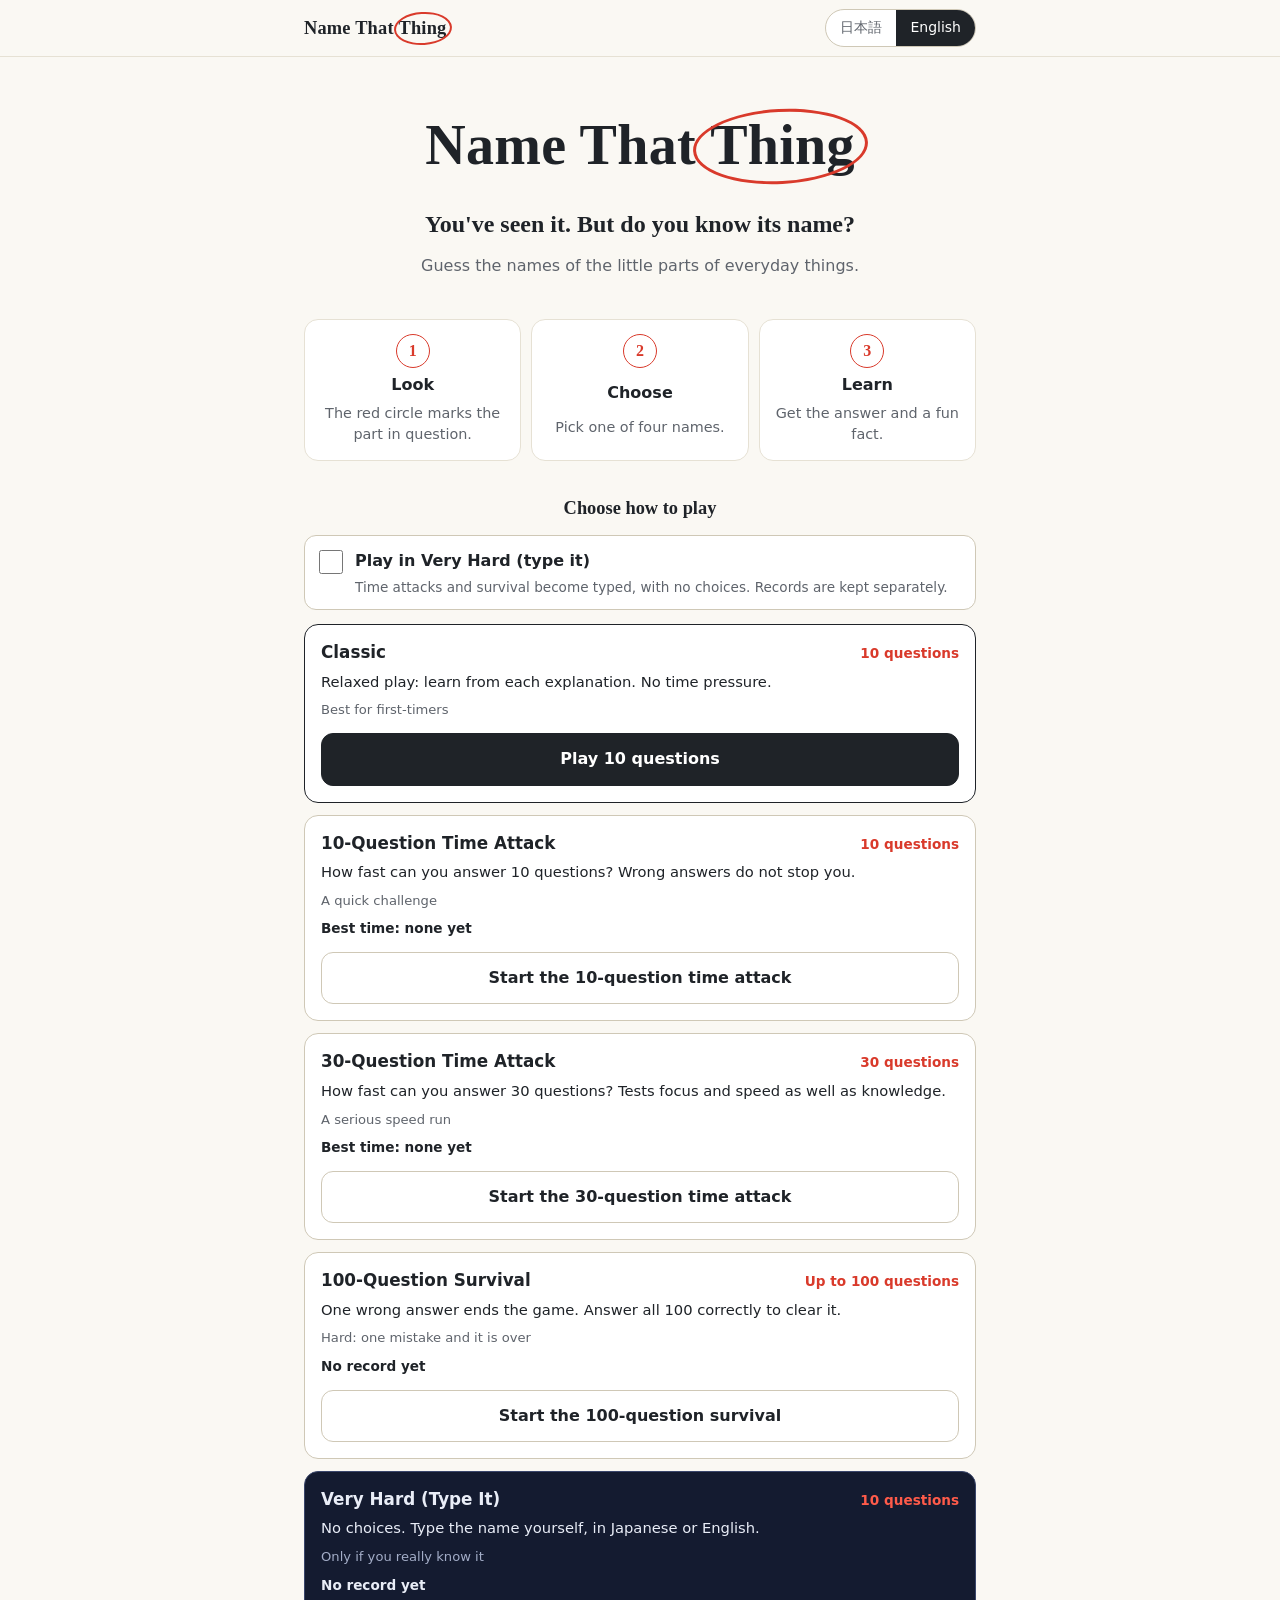
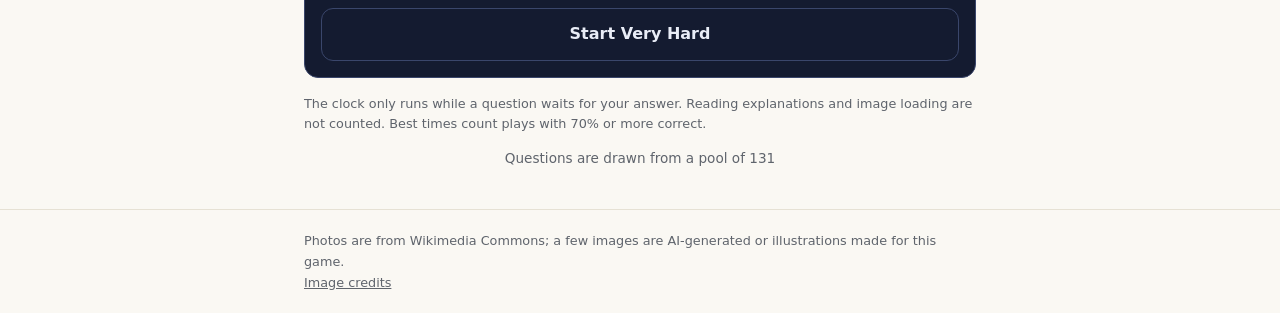
<file: index.html>
<!doctype html>
<html lang="ja">
<head>
  <meta charset="utf-8">
  <meta name="viewport" content="width=device-width, initial-scale=1, viewport-fit=cover">
  <title>Name That Thing — 見たことはある。でも、名前は知らない。</title>
  <meta name="description" content="身のまわりのモノの「あの部分」の名前を当てる4択クイズ。見たことはあるのに名前は知らない、が楽しい。">
  <meta name="theme-color" content="#faf8f3">

  <!-- Share metadata. Add og:image / og:url once the production URL and a share image exist. -->
  <meta property="og:type" content="website">
  <meta property="og:title" content="Name That Thing">
  <meta property="og:description" content="見たことはある。でも、名前は知らない。身近なモノの名前を当てる4択クイズ。">
  <meta name="twitter:card" content="summary">

  <link rel="icon" href="assets/favicon.svg" type="image/svg+xml">
  <link rel="stylesheet" href="css/style.css">
</head>
<body>
  <a class="skip" href="#app">Skip to content</a>

  <header class="site-header">
    <div class="wrap header-inner">
      <button type="button" class="logo" id="logo" aria-label="Name That Thing"></button>
      <div class="lang" role="group" id="lang"></div>
    </div>
  </header>

  <main id="app" class="wrap" tabindex="-1">
    <noscript>This game needs JavaScript. / このゲームにはJavaScriptが必要です。</noscript>
  </main>

  <!-- Reserved for a future ad unit. Keep it below the quiz content, never between the question and its choices. -->
  <aside id="ad-slot" class="ad-slot wrap" hidden></aside>

  <footer class="site-footer">
    <div class="wrap" id="footer"></div>
  </footer>

  <script type="module" src="js/main.js"></script>
</body>
</html>
</file>
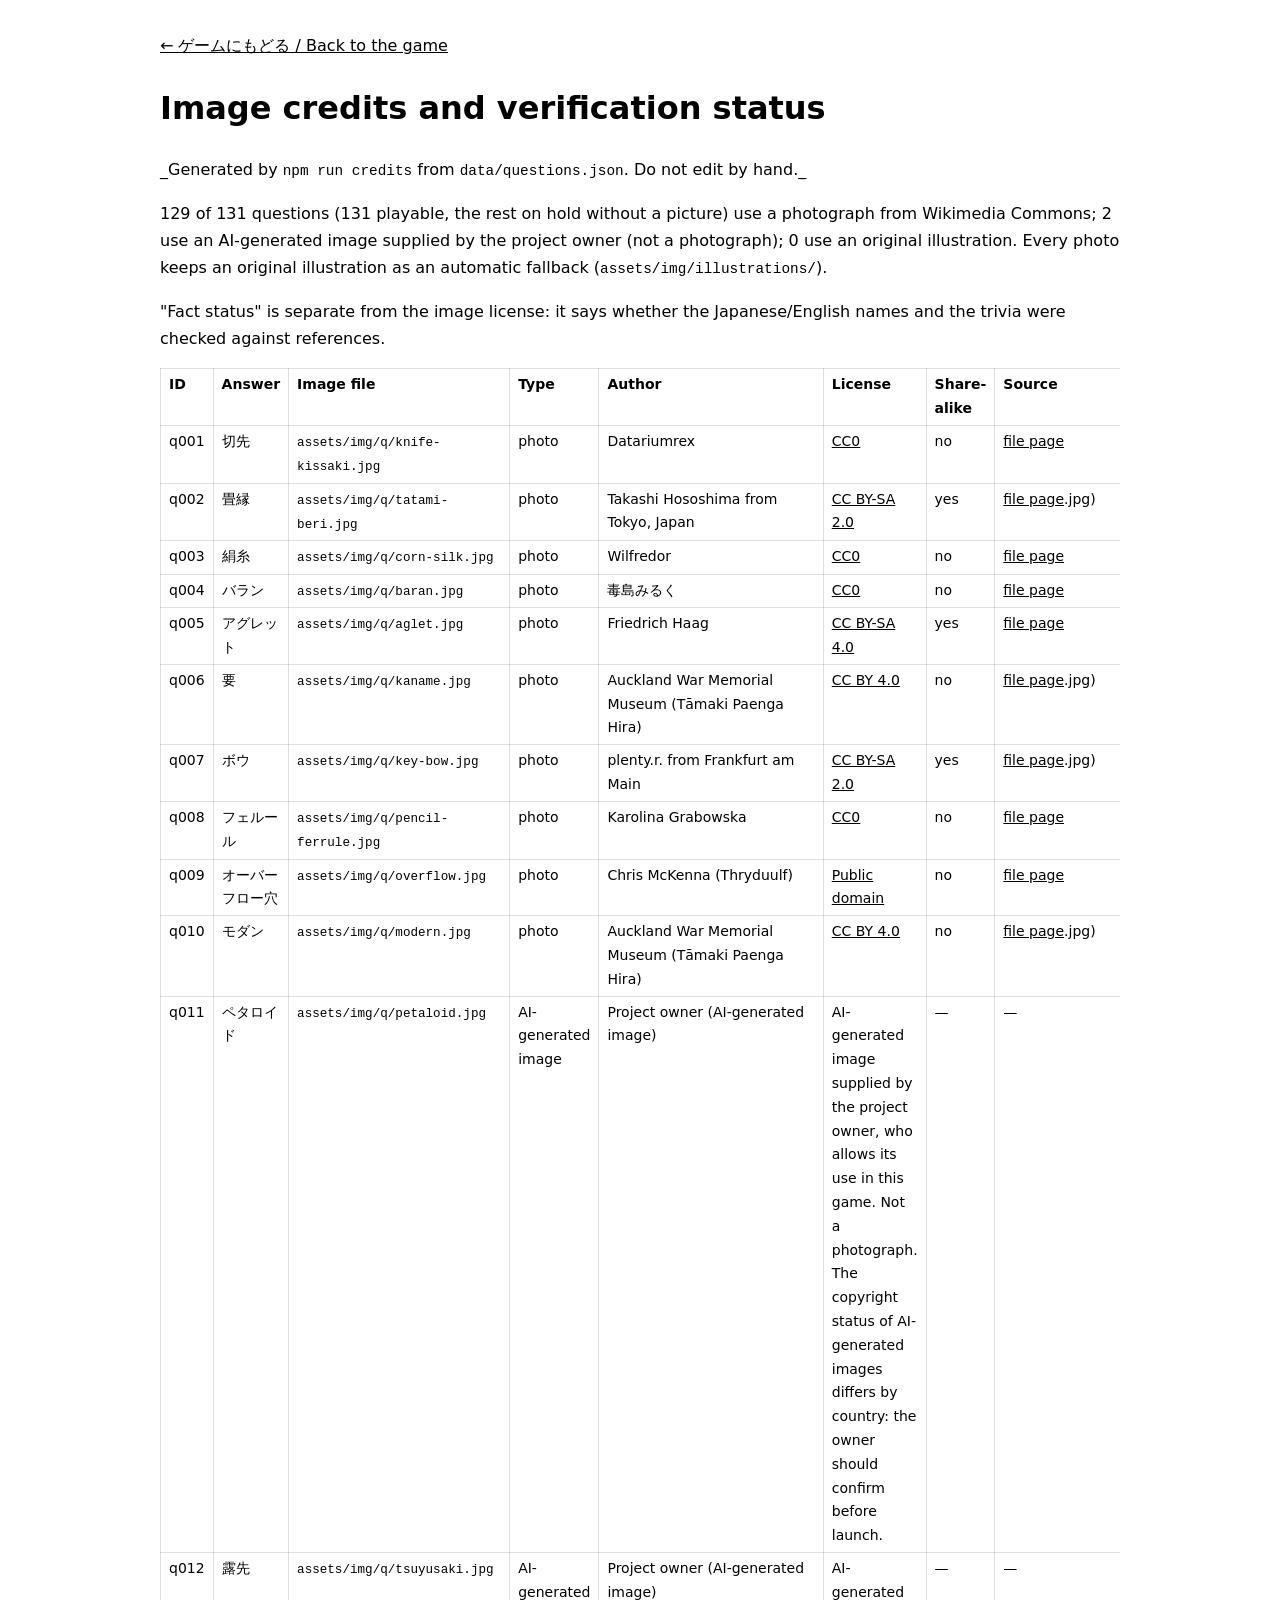
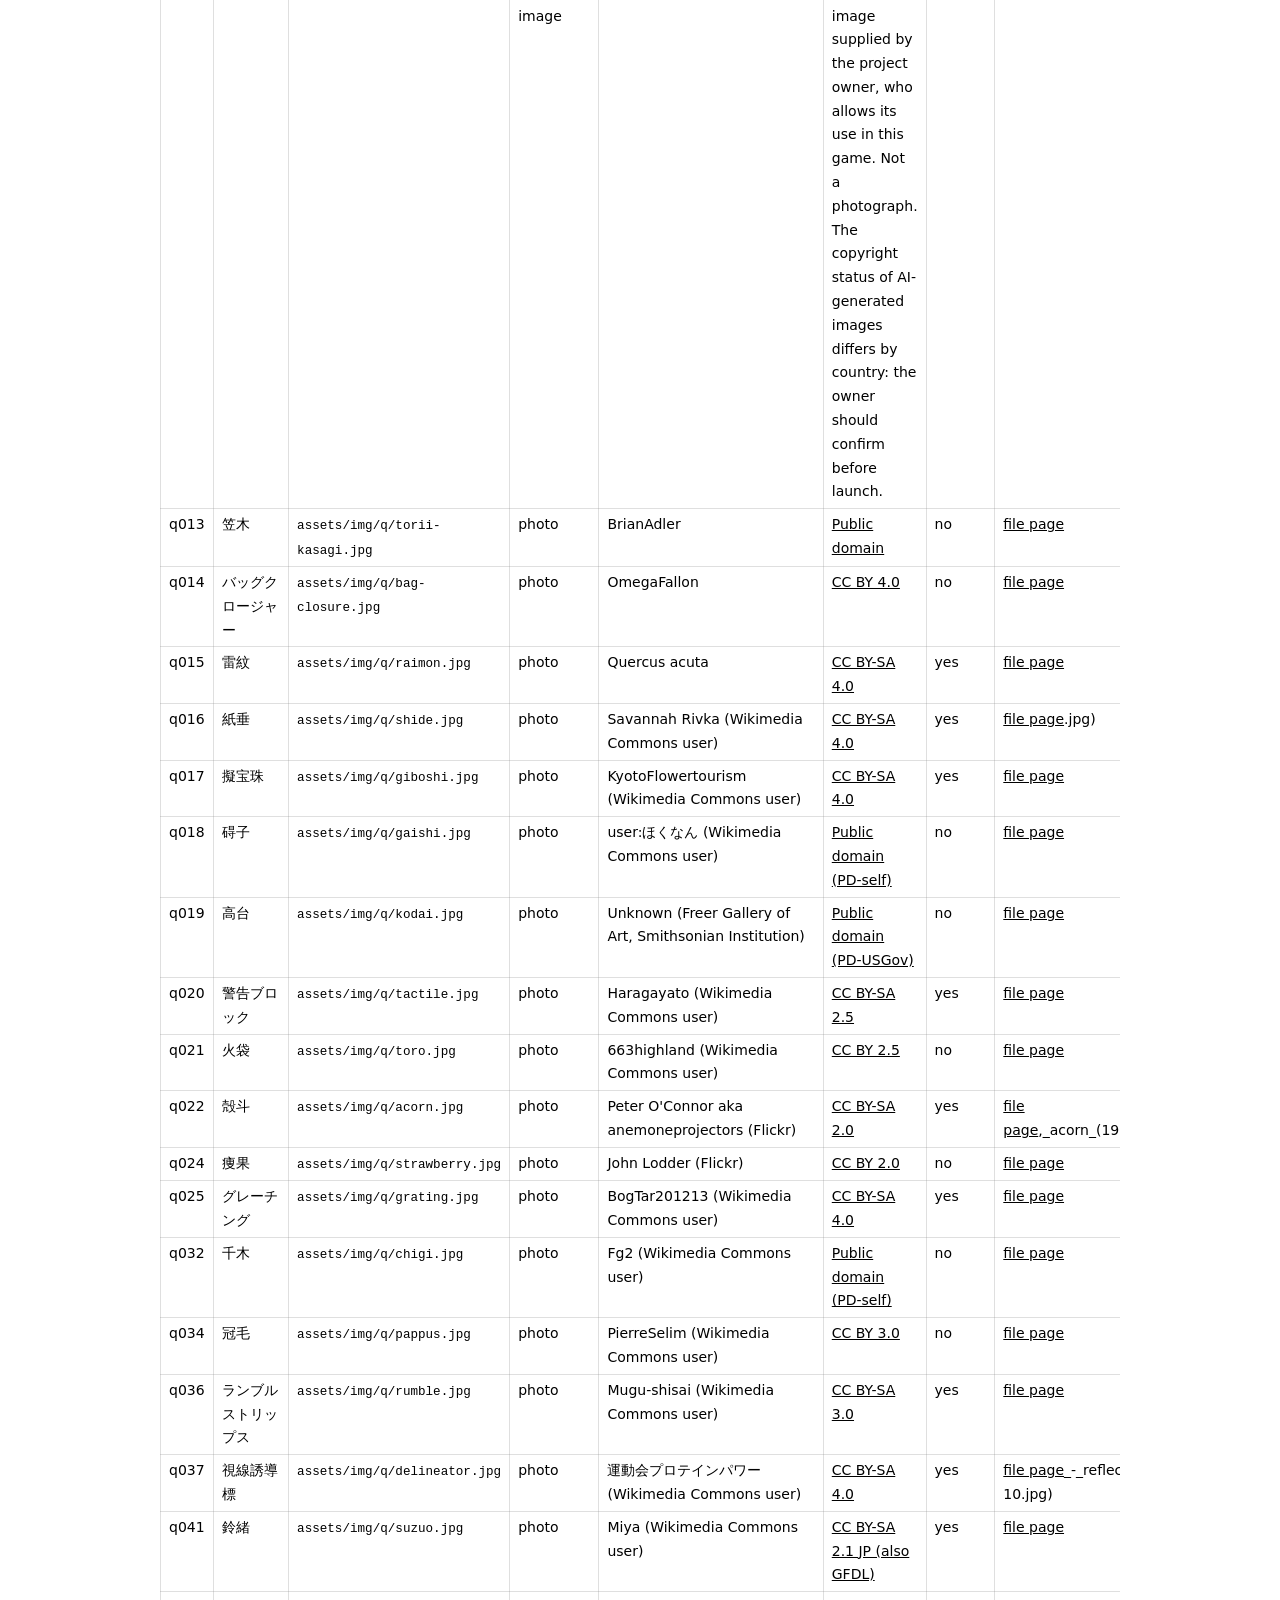
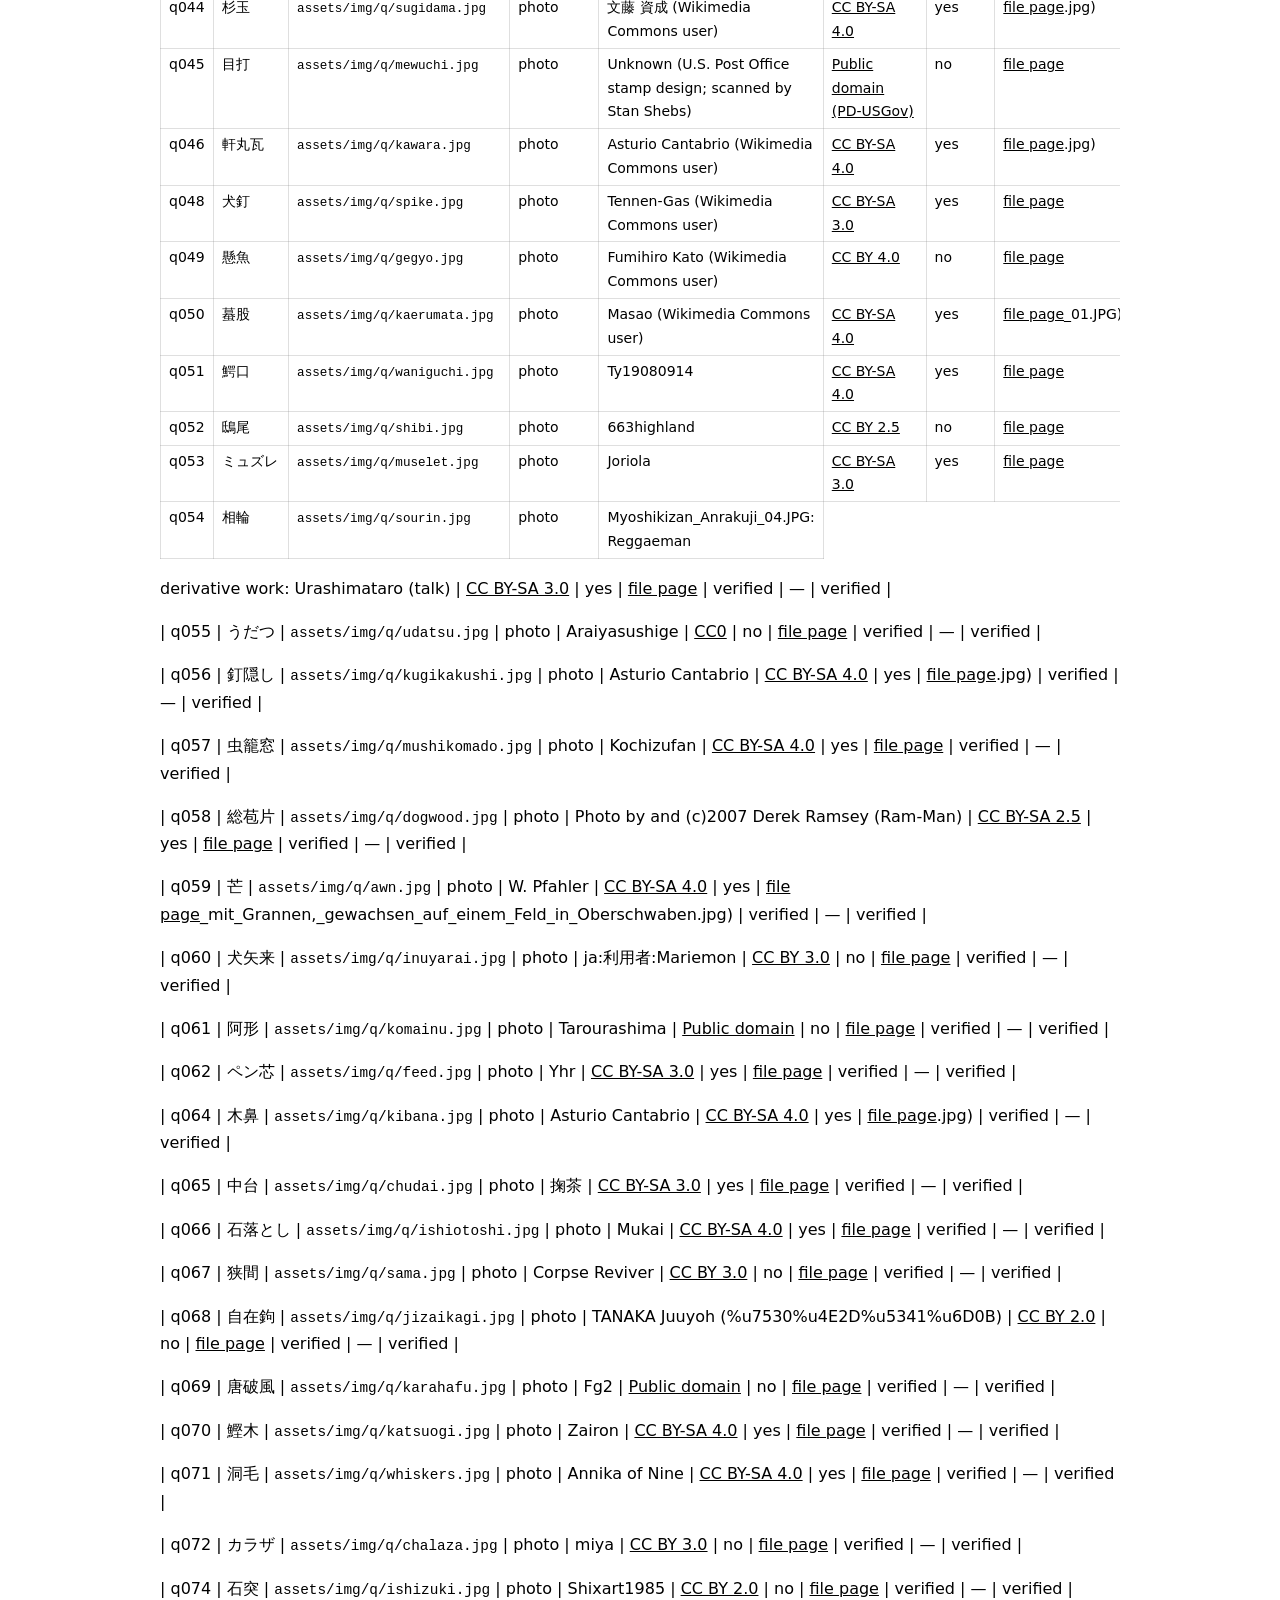
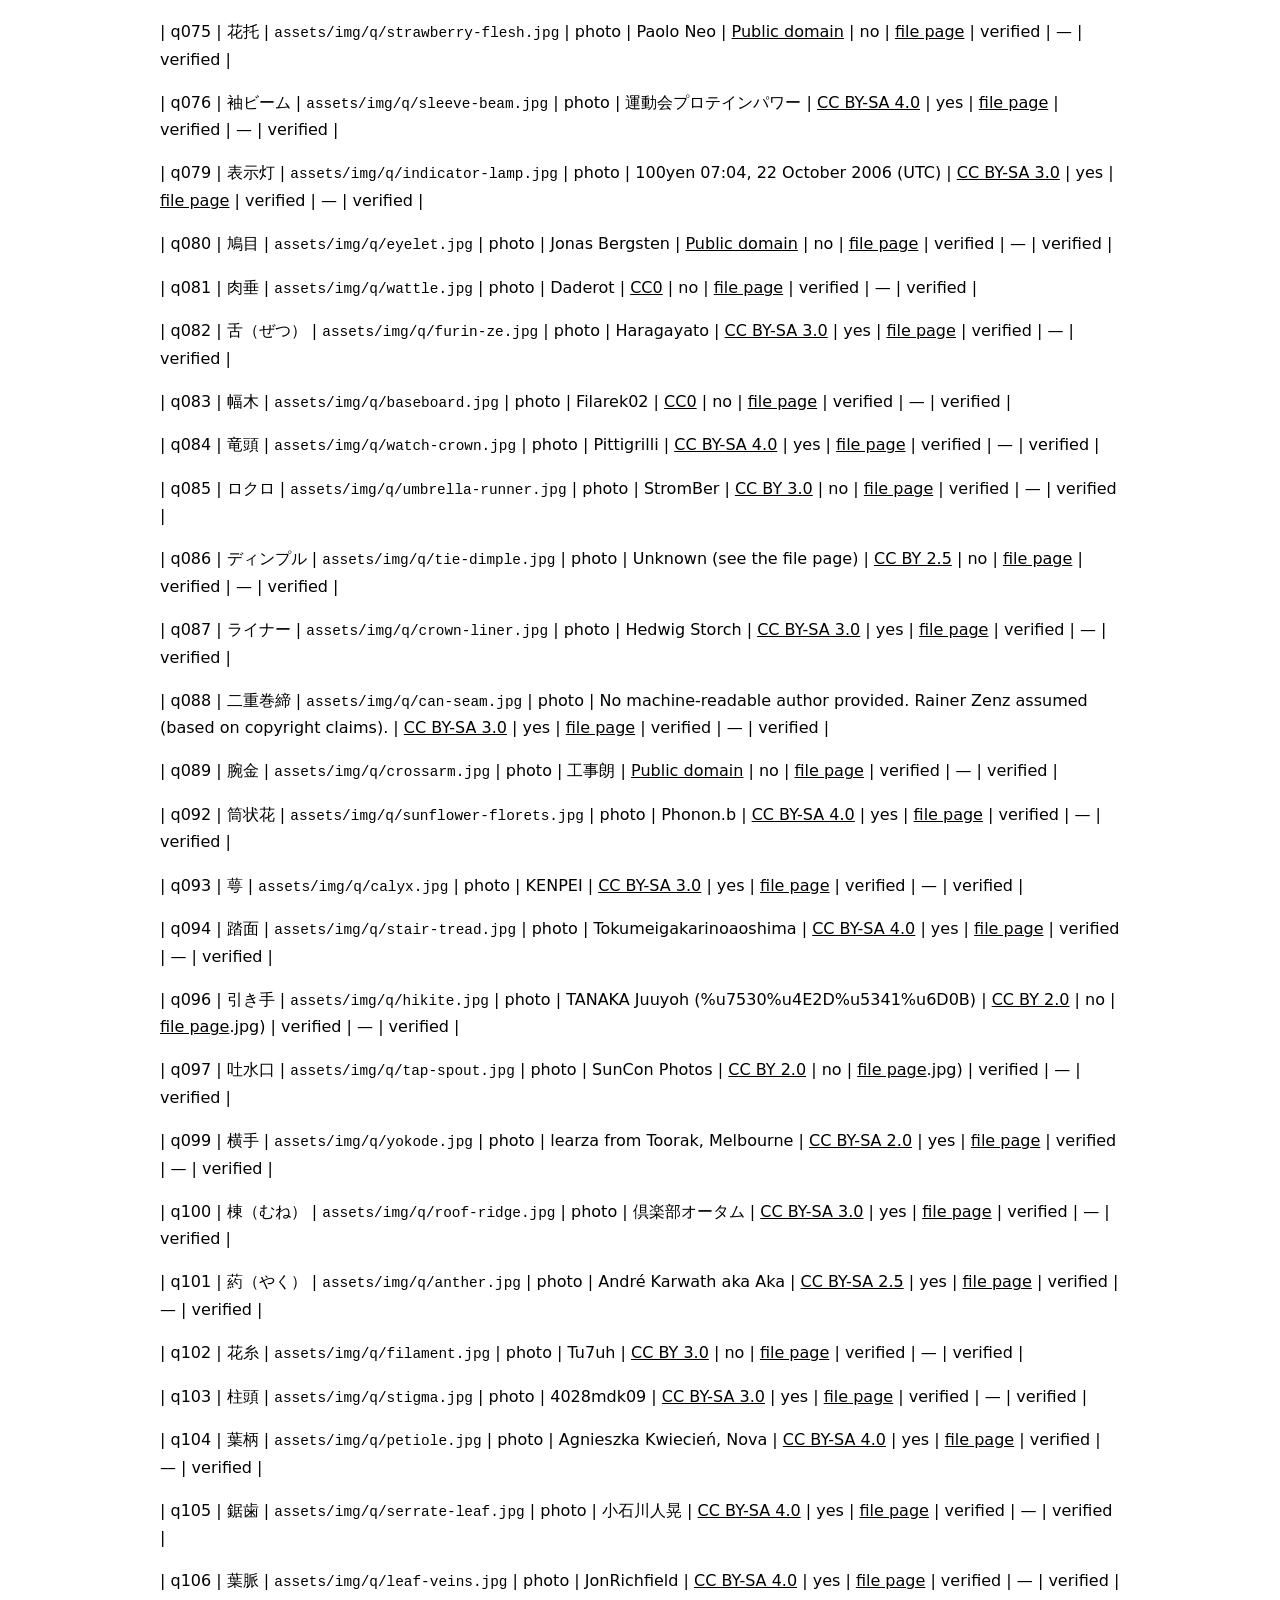
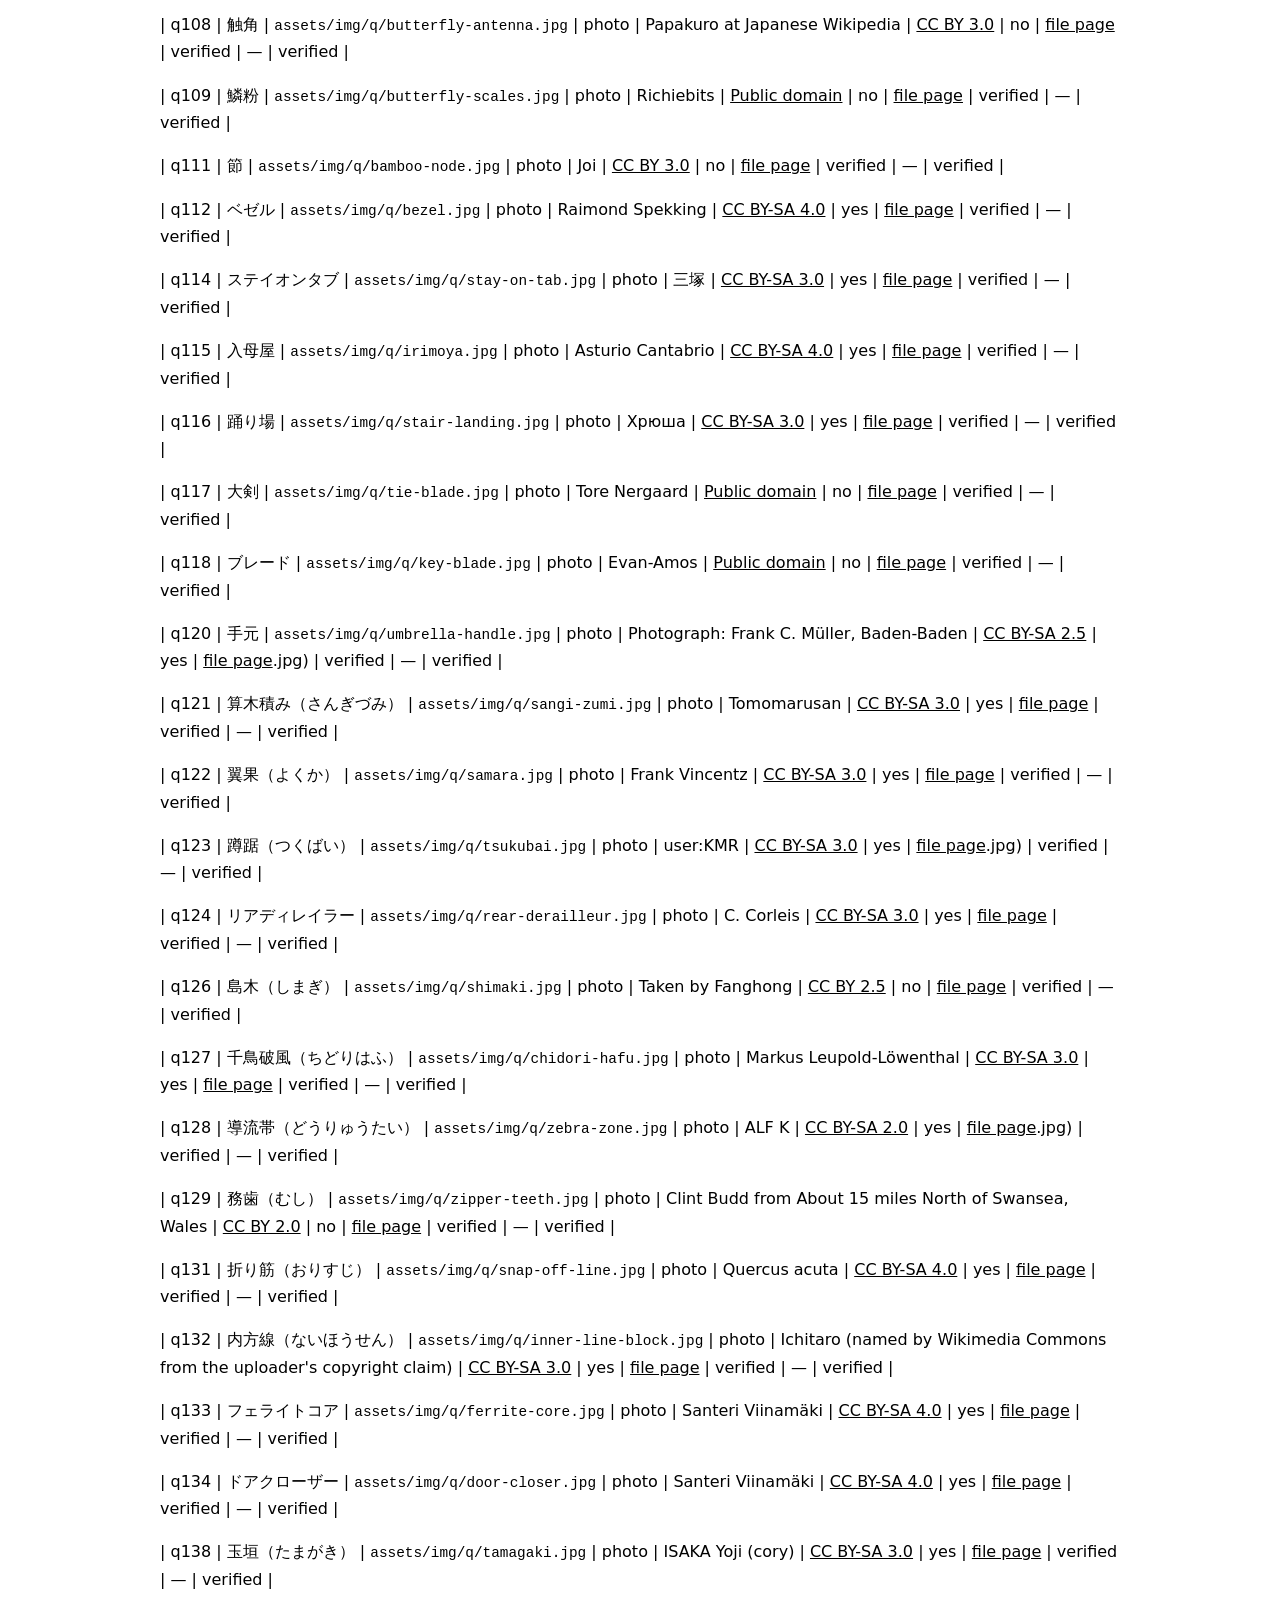
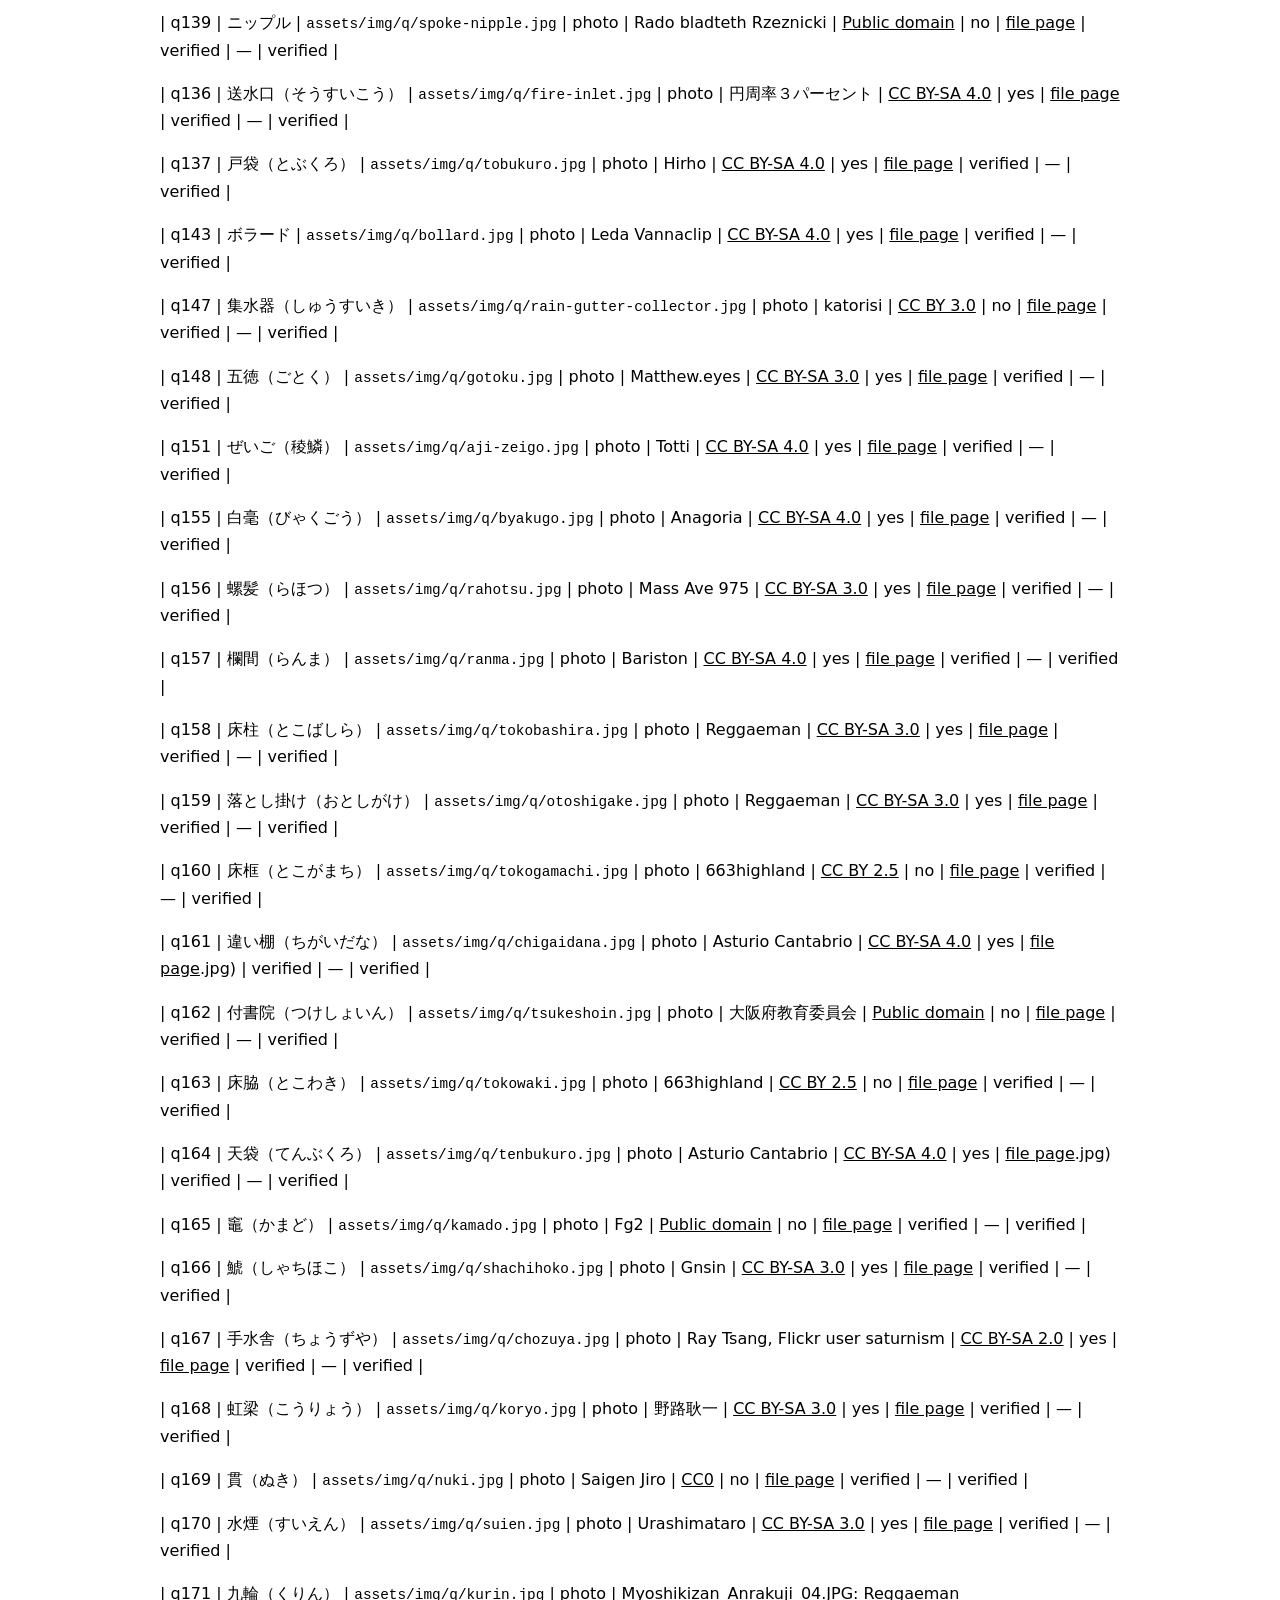
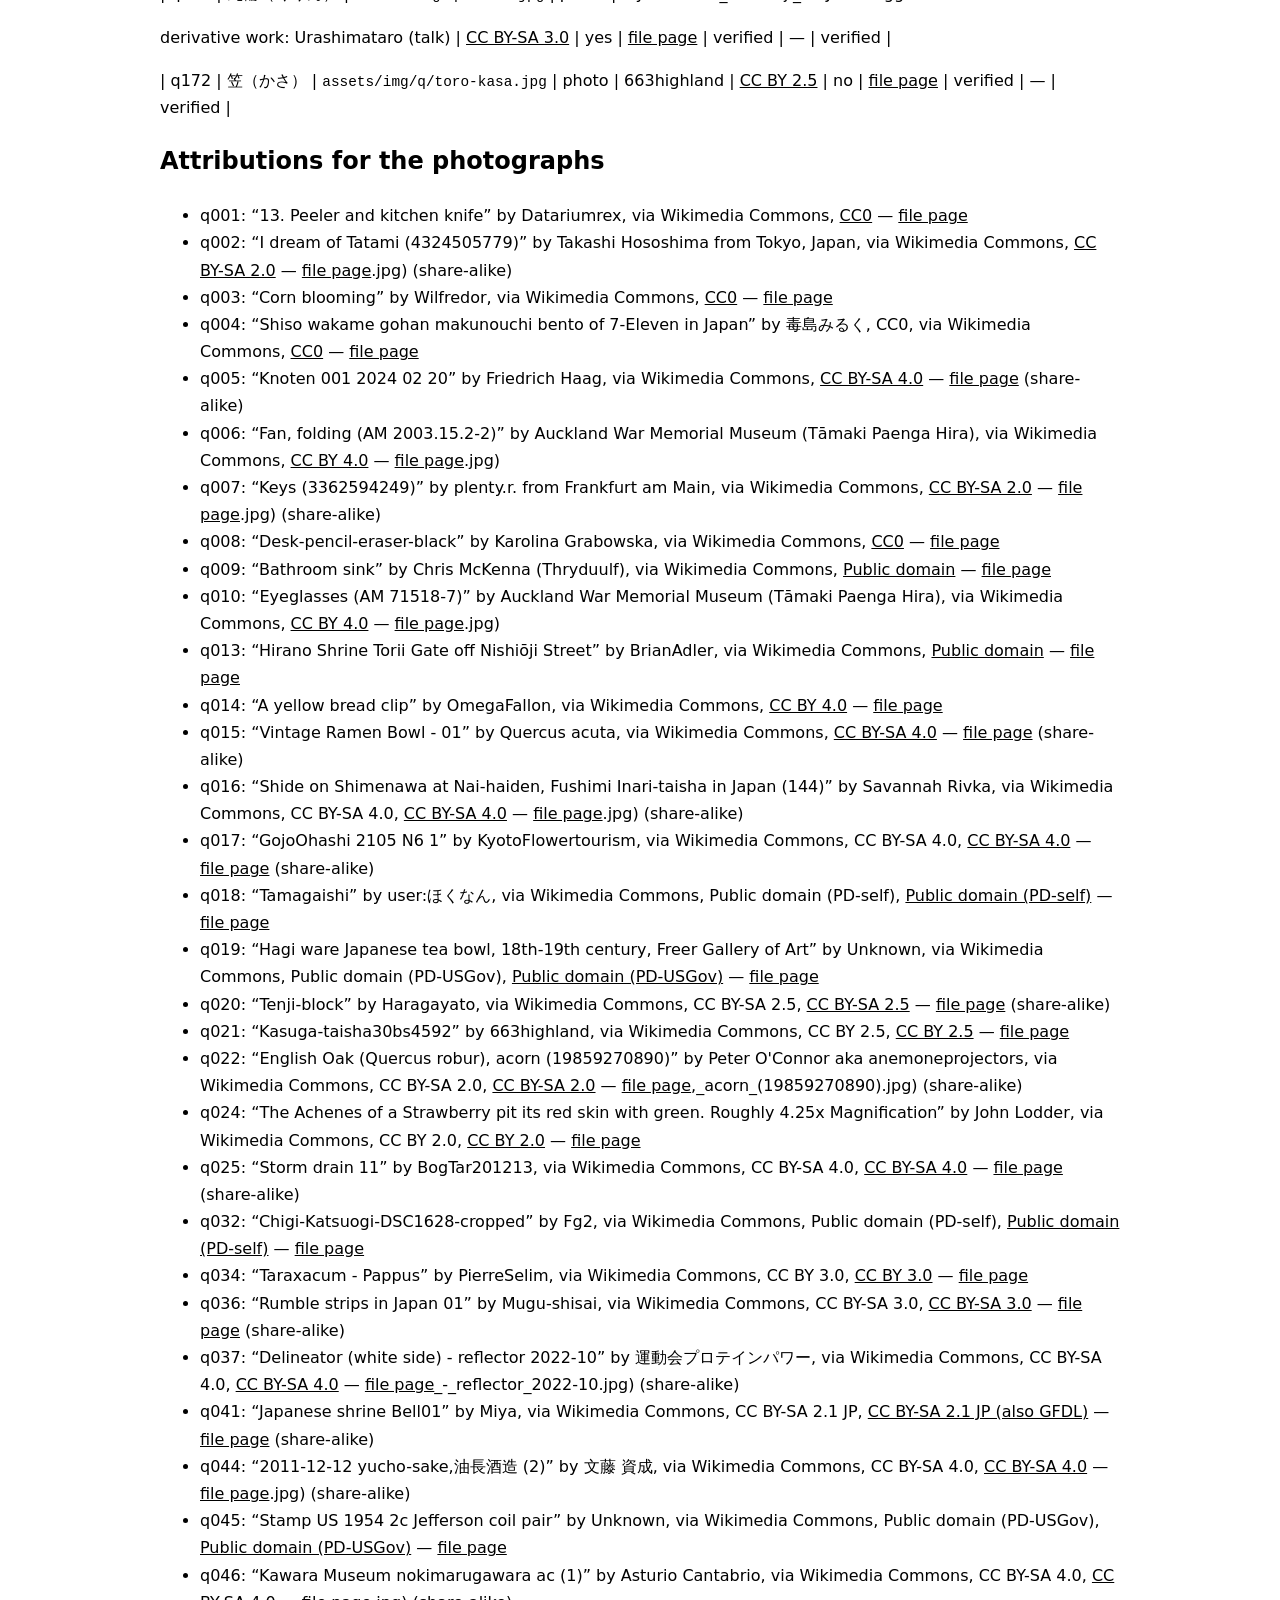
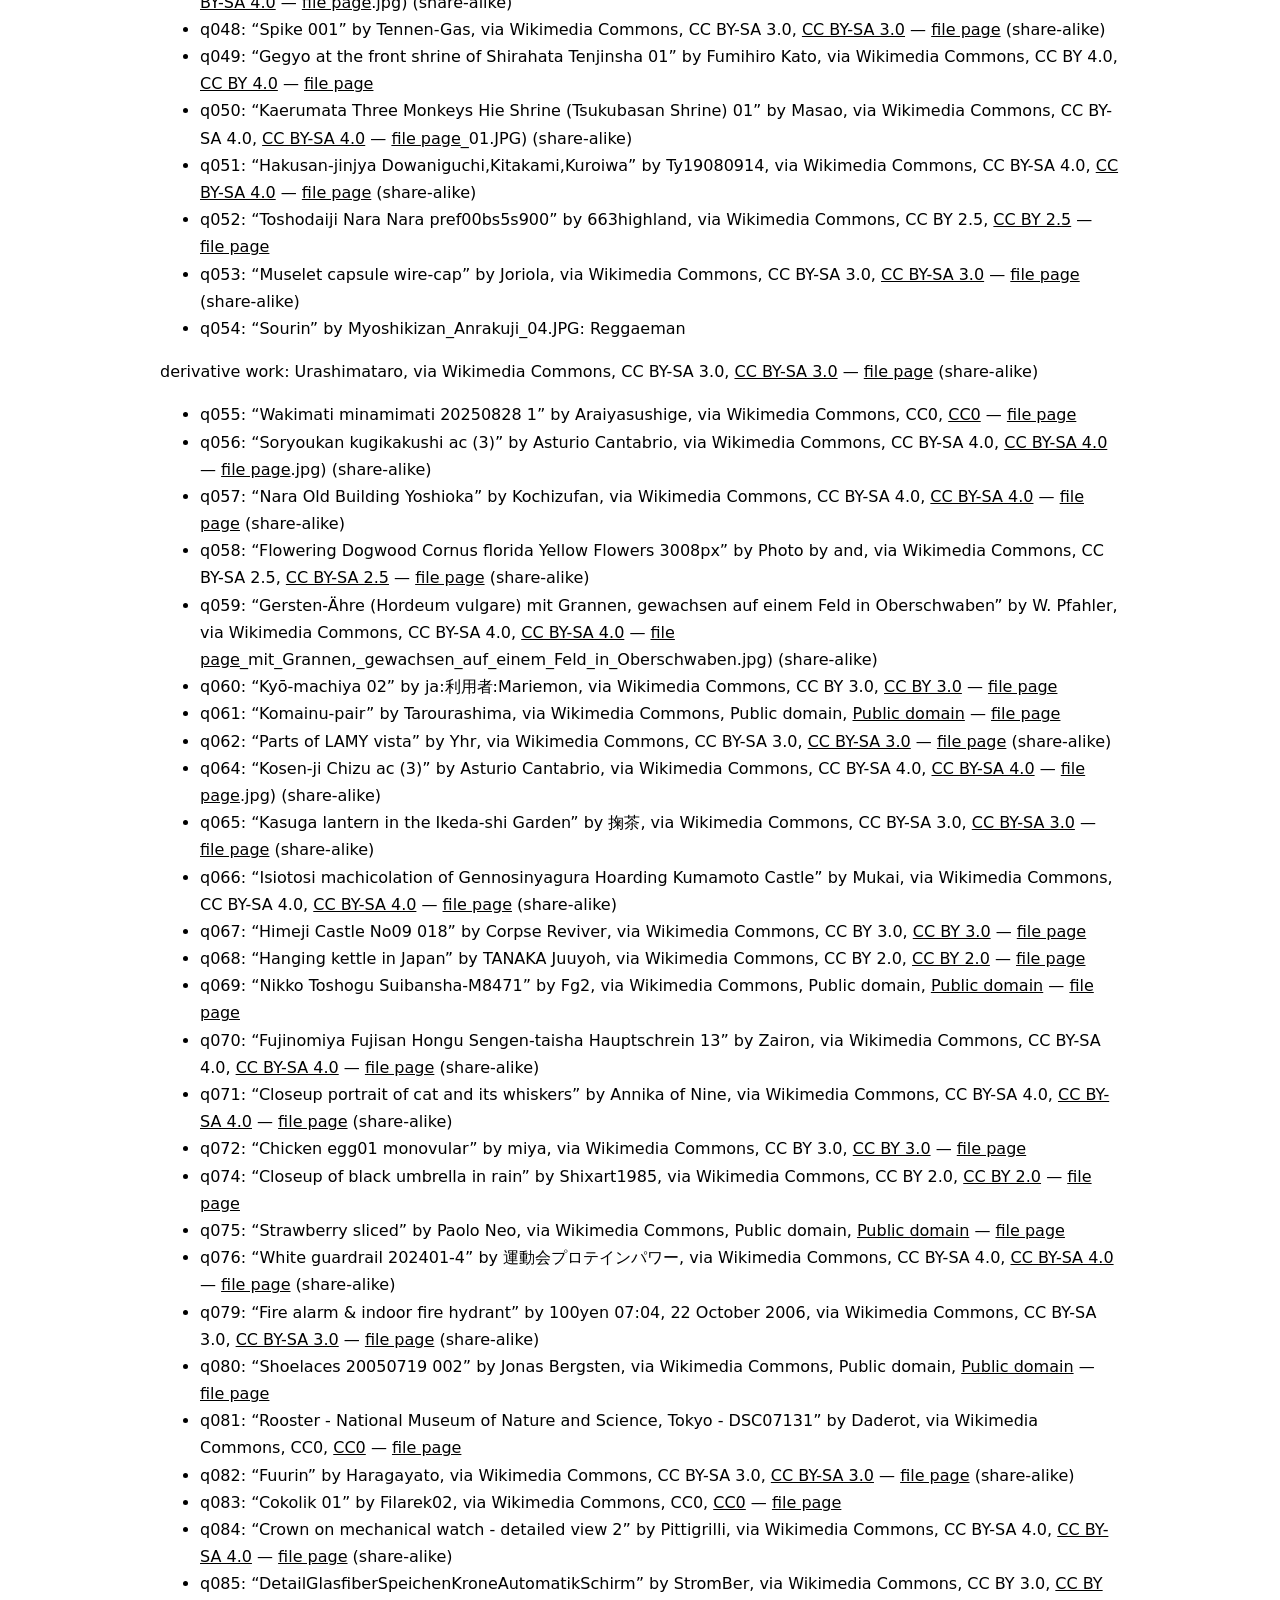
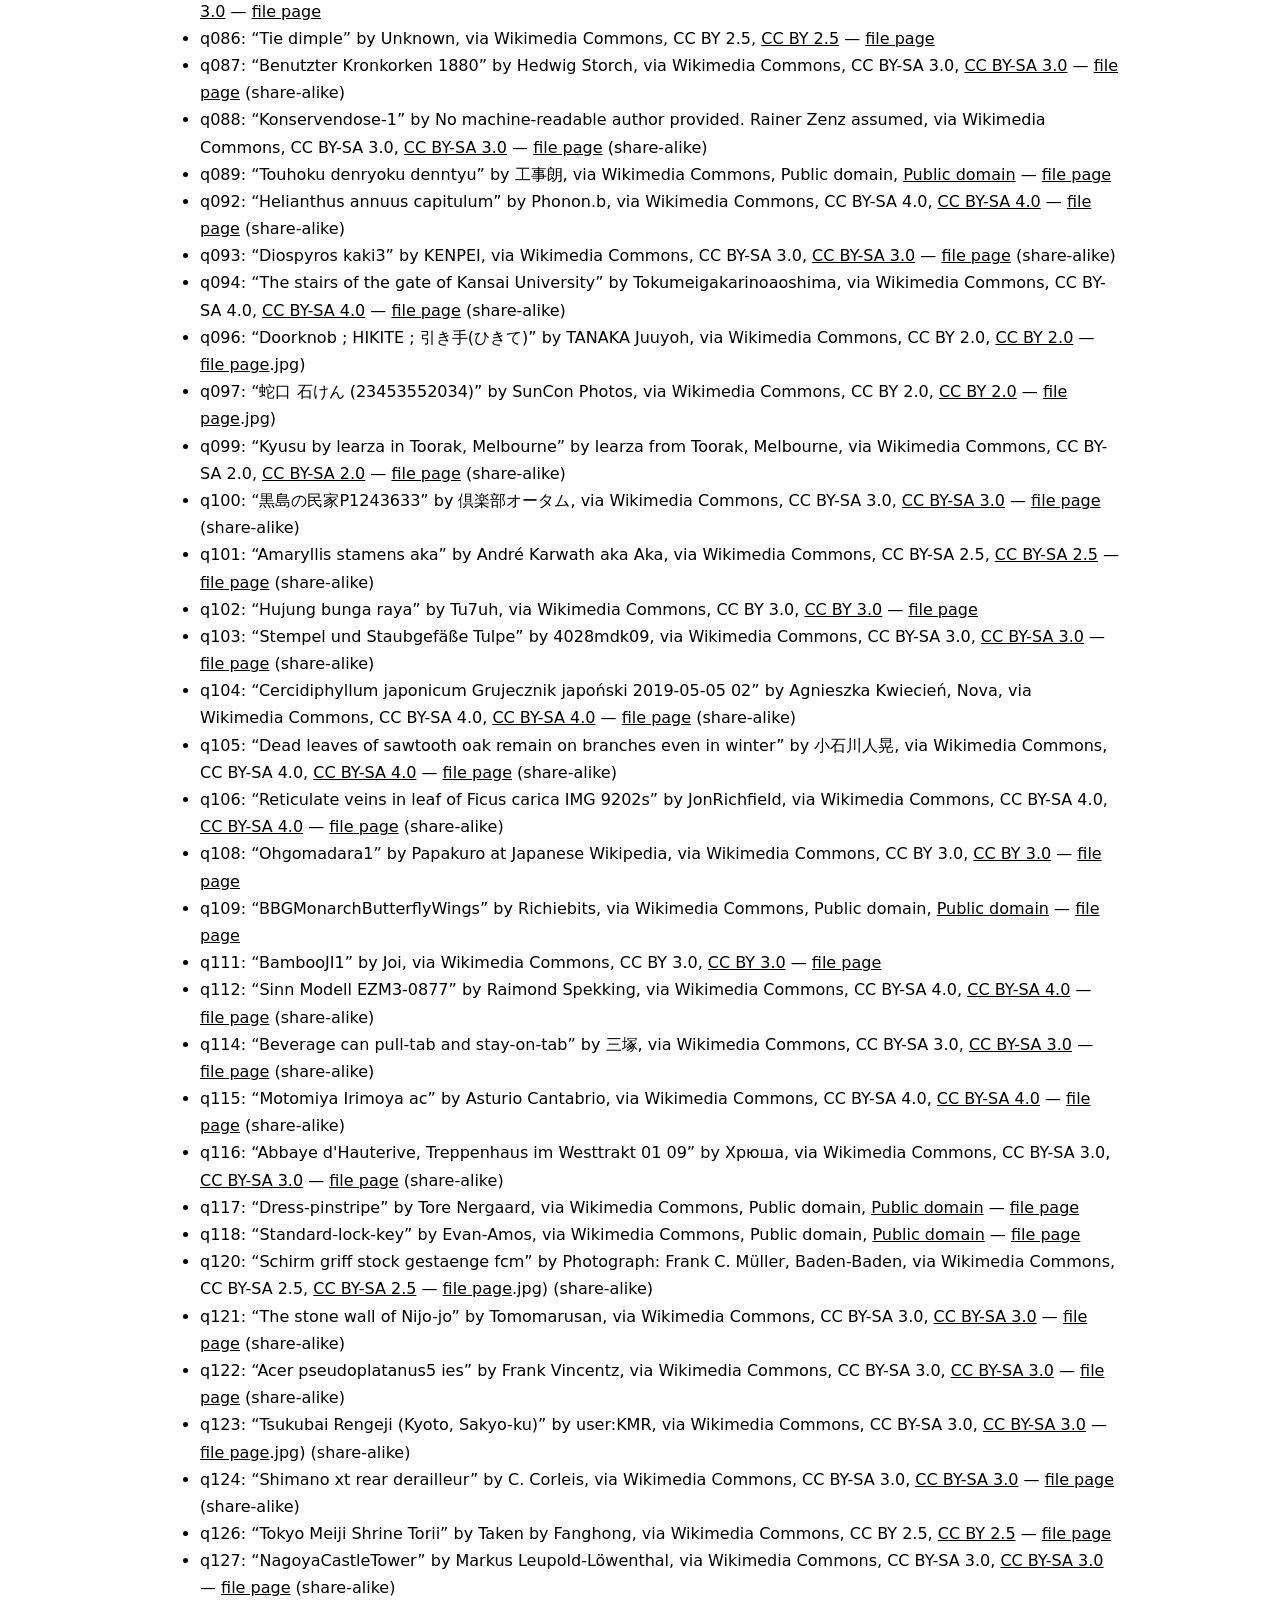
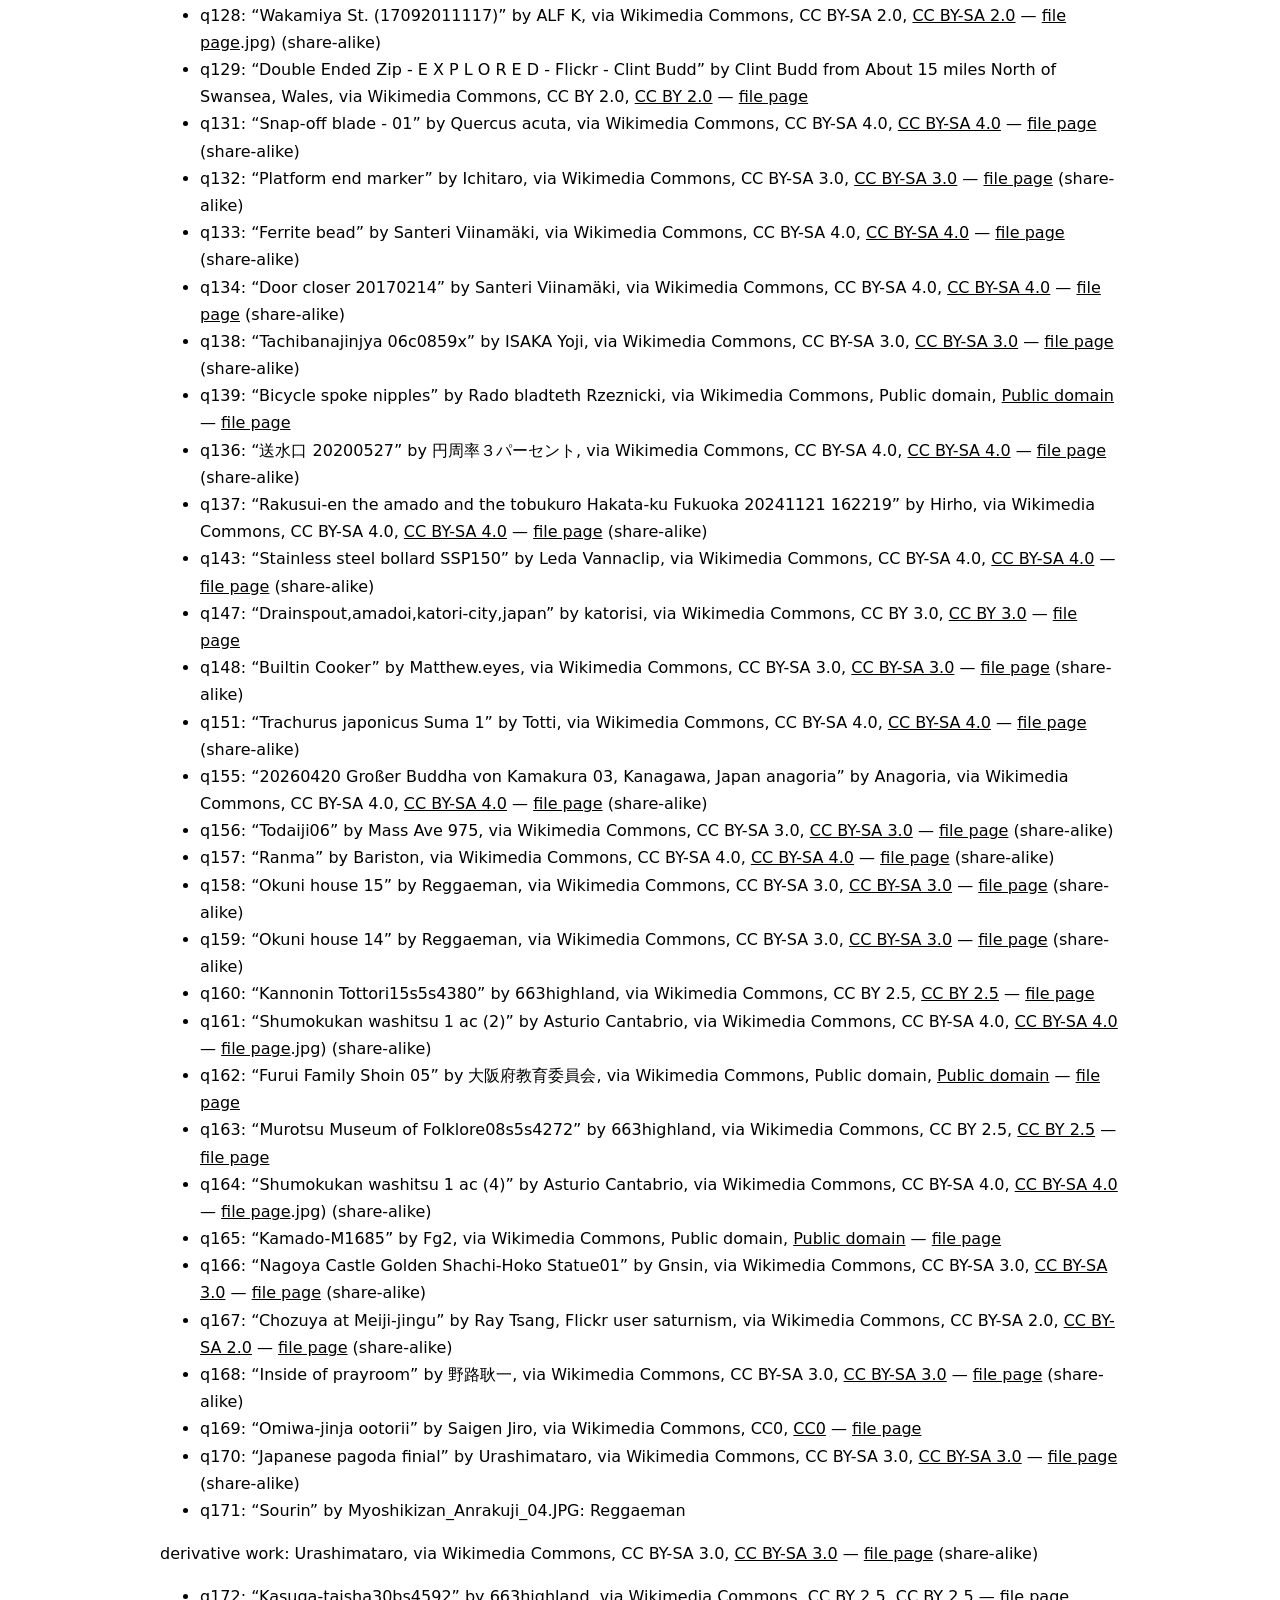
<file: credits.html>
<!doctype html><html lang="ja"><head><meta charset="utf-8"><meta name="viewport" content="width=device-width, initial-scale=1">
<title>写真のクレジット - Name That Thing</title>
<style>:root{color-scheme:light dark}body{font:16px/1.7 system-ui,sans-serif;max-width:60rem;margin:0 auto;padding:16px}
a{color:inherit}.tw{overflow-x:auto}table{border-collapse:collapse;font-size:14px}th,td{border:1px solid #8884;padding:4px 8px;vertical-align:top;text-align:left}code{font-size:90%}</style></head><body>
<p><a href="./">← ゲームにもどる / Back to the game</a></p>
<h1>Image credits and verification status</h1>
<p>_Generated by <code>npm run credits</code> from <code>data/questions.json</code>. Do not edit by hand._</p>
<p>129 of 131 questions (131 playable, the rest on hold without a picture) use a photograph from Wikimedia Commons; 2 use an AI-generated image supplied by the project owner (not a photograph); 0 use an original illustration. Every photo keeps an original illustration as an automatic fallback (<code>assets/img/illustrations/</code>).</p>
<p>"Fact status" is separate from the image license: it says whether the Japanese/English names and the trivia were checked against references.</p>
<div class="tw"><table><thead><tr><th>ID</th><th>Answer</th><th>Image file</th><th>Type</th><th>Author</th><th>License</th><th>Share-alike</th><th>Source</th><th>Image status</th><th>Fallback</th><th>Fact status</th></tr></thead><tbody>
<tr><td>q001</td><td>切先</td><td><code>assets/img/q/knife-kissaki.jpg</code></td><td>photo</td><td>Datariumrex</td><td><a href="http://creativecommons.org/publicdomain/zero/1.0/deed.en" rel="noopener noreferrer" target="_blank">CC0</a></td><td>no</td><td><a href="https://commons.wikimedia.org/wiki/File:13._Peeler_and_kitchen_knife.jpg" rel="noopener noreferrer" target="_blank">file page</a></td><td>verified</td><td><code>assets/img/illustrations/knife-kissaki.svg</code></td><td>verified</td></tr>
<tr><td>q002</td><td>畳縁</td><td><code>assets/img/q/tatami-beri.jpg</code></td><td>photo</td><td>Takashi Hososhima from Tokyo, Japan</td><td><a href="https://creativecommons.org/licenses/by-sa/2.0" rel="noopener noreferrer" target="_blank">CC BY-SA 2.0</a></td><td>yes</td><td><a href="https://commons.wikimedia.org/wiki/File:I_dream_of_Tatami_(4324505779" rel="noopener noreferrer" target="_blank">file page</a>.jpg)</td><td>verified</td><td><code>assets/img/illustrations/tatami-beri.svg</code></td><td>verified</td></tr>
<tr><td>q003</td><td>絹糸</td><td><code>assets/img/q/corn-silk.jpg</code></td><td>photo</td><td>Wilfredor</td><td><a href="http://creativecommons.org/publicdomain/zero/1.0/deed.en" rel="noopener noreferrer" target="_blank">CC0</a></td><td>no</td><td><a href="https://commons.wikimedia.org/wiki/File:Corn_blooming.jpg" rel="noopener noreferrer" target="_blank">file page</a></td><td>verified</td><td><code>assets/img/illustrations/corn-silk.svg</code></td><td>verified</td></tr>
<tr><td>q004</td><td>バラン</td><td><code>assets/img/q/baran.jpg</code></td><td>photo</td><td>毒島みるく</td><td><a href="http://creativecommons.org/publicdomain/zero/1.0/deed.en" rel="noopener noreferrer" target="_blank">CC0</a></td><td>no</td><td><a href="https://commons.wikimedia.org/wiki/File:Shiso_wakame_gohan_makunouchi_bento_of_7-Eleven_in_Japan.jpg" rel="noopener noreferrer" target="_blank">file page</a></td><td>verified</td><td><code>assets/img/illustrations/baran.svg</code></td><td>verified</td></tr>
<tr><td>q005</td><td>アグレット</td><td><code>assets/img/q/aglet.jpg</code></td><td>photo</td><td>Friedrich Haag</td><td><a href="https://creativecommons.org/licenses/by-sa/4.0" rel="noopener noreferrer" target="_blank">CC BY-SA 4.0</a></td><td>yes</td><td><a href="https://commons.wikimedia.org/wiki/File:Knoten_001_2024_02_20.jpg" rel="noopener noreferrer" target="_blank">file page</a></td><td>verified</td><td><code>assets/img/illustrations/aglet.svg</code></td><td>verified</td></tr>
<tr><td>q006</td><td>要</td><td><code>assets/img/q/kaname.jpg</code></td><td>photo</td><td>Auckland War Memorial Museum (Tāmaki Paenga Hira)</td><td><a href="https://creativecommons.org/licenses/by/4.0" rel="noopener noreferrer" target="_blank">CC BY 4.0</a></td><td>no</td><td><a href="https://commons.wikimedia.org/wiki/File:Fan,_folding_(AM_2003.15.2-2" rel="noopener noreferrer" target="_blank">file page</a>.jpg)</td><td>verified</td><td><code>assets/img/illustrations/kaname.svg</code></td><td>verified</td></tr>
<tr><td>q007</td><td>ボウ</td><td><code>assets/img/q/key-bow.jpg</code></td><td>photo</td><td>plenty.r. from Frankfurt am Main</td><td><a href="https://creativecommons.org/licenses/by-sa/2.0" rel="noopener noreferrer" target="_blank">CC BY-SA 2.0</a></td><td>yes</td><td><a href="https://commons.wikimedia.org/wiki/File:Keys_(3362594249" rel="noopener noreferrer" target="_blank">file page</a>.jpg)</td><td>verified</td><td><code>assets/img/illustrations/key-bow.svg</code></td><td>verified</td></tr>
<tr><td>q008</td><td>フェルール</td><td><code>assets/img/q/pencil-ferrule.jpg</code></td><td>photo</td><td>Karolina Grabowska</td><td><a href="http://creativecommons.org/publicdomain/zero/1.0/deed.en" rel="noopener noreferrer" target="_blank">CC0</a></td><td>no</td><td><a href="https://commons.wikimedia.org/wiki/File:Desk-pencil-eraser-black.jpg" rel="noopener noreferrer" target="_blank">file page</a></td><td>verified</td><td><code>assets/img/illustrations/pencil-ferrule.svg</code></td><td>verified</td></tr>
<tr><td>q009</td><td>オーバーフロー穴</td><td><code>assets/img/q/overflow.jpg</code></td><td>photo</td><td>Chris McKenna (Thryduulf)</td><td><a href="https://commons.wikimedia.org/wiki/File:Bathroom_sink.jpg" rel="noopener noreferrer" target="_blank">Public domain</a></td><td>no</td><td><a href="https://commons.wikimedia.org/wiki/File:Bathroom_sink.jpg" rel="noopener noreferrer" target="_blank">file page</a></td><td>verified</td><td><code>assets/img/illustrations/overflow.svg</code></td><td>verified</td></tr>
<tr><td>q010</td><td>モダン</td><td><code>assets/img/q/modern.jpg</code></td><td>photo</td><td>Auckland War Memorial Museum (Tāmaki Paenga Hira)</td><td><a href="https://creativecommons.org/licenses/by/4.0" rel="noopener noreferrer" target="_blank">CC BY 4.0</a></td><td>no</td><td><a href="https://commons.wikimedia.org/wiki/File:Eyeglasses_(AM_71518-7" rel="noopener noreferrer" target="_blank">file page</a>.jpg)</td><td>verified</td><td><code>assets/img/illustrations/modern.svg</code></td><td>verified</td></tr>
<tr><td>q011</td><td>ペタロイド</td><td><code>assets/img/q/petaloid.jpg</code></td><td>AI-generated image</td><td>Project owner (AI-generated image)</td><td>AI-generated image supplied by the project owner, who allows its use in this game. Not a photograph. The copyright status of AI-generated images differs by country: the owner should confirm before launch.</td><td>—</td><td>—</td><td>original</td><td><code>assets/img/illustrations/petaloid.svg</code></td><td>verified</td></tr>
<tr><td>q012</td><td>露先</td><td><code>assets/img/q/tsuyusaki.jpg</code></td><td>AI-generated image</td><td>Project owner (AI-generated image)</td><td>AI-generated image supplied by the project owner, who allows its use in this game. Not a photograph. The copyright status of AI-generated images differs by country: the owner should confirm before launch.</td><td>—</td><td>—</td><td>original</td><td><code>assets/img/illustrations/tsuyusaki.svg</code></td><td>verified</td></tr>
<tr><td>q013</td><td>笠木</td><td><code>assets/img/q/torii-kasagi.jpg</code></td><td>photo</td><td>BrianAdler</td><td><a href="https://commons.wikimedia.org/wiki/File:Hirano_Shrine_Torii_Gate_off_Nishi%C5%8Dji_Street.JPG" rel="noopener noreferrer" target="_blank">Public domain</a></td><td>no</td><td><a href="https://commons.wikimedia.org/wiki/File:Hirano_Shrine_Torii_Gate_off_Nishi%C5%8Dji_Street.JPG" rel="noopener noreferrer" target="_blank">file page</a></td><td>verified</td><td><code>assets/img/illustrations/torii-kasagi.svg</code></td><td>verified</td></tr>
<tr><td>q014</td><td>バッグクロージャー</td><td><code>assets/img/q/bag-closure.jpg</code></td><td>photo</td><td>OmegaFallon</td><td><a href="https://creativecommons.org/licenses/by/4.0" rel="noopener noreferrer" target="_blank">CC BY 4.0</a></td><td>no</td><td><a href="https://commons.wikimedia.org/wiki/File:A_yellow_bread_clip.jpg" rel="noopener noreferrer" target="_blank">file page</a></td><td>verified</td><td><code>assets/img/illustrations/bag-closure.svg</code></td><td>verified</td></tr>
<tr><td>q015</td><td>雷紋</td><td><code>assets/img/q/raimon.jpg</code></td><td>photo</td><td>Quercus acuta</td><td><a href="https://creativecommons.org/licenses/by-sa/4.0" rel="noopener noreferrer" target="_blank">CC BY-SA 4.0</a></td><td>yes</td><td><a href="https://commons.wikimedia.org/wiki/File:Vintage_Ramen_Bowl_-_01.jpg" rel="noopener noreferrer" target="_blank">file page</a></td><td>verified</td><td><code>assets/img/illustrations/raimon.svg</code></td><td>verified</td></tr>
<tr><td>q016</td><td>紙垂</td><td><code>assets/img/q/shide.jpg</code></td><td>photo</td><td>Savannah Rivka (Wikimedia Commons user)</td><td><a href="https://creativecommons.org/licenses/by-sa/4.0/deed.en" rel="noopener noreferrer" target="_blank">CC BY-SA 4.0</a></td><td>yes</td><td><a href="https://commons.wikimedia.org/wiki/File:Shide_on_Shimenawa_at_Nai-haiden,_Fushimi_Inari-taisha_in_Japan_(144" rel="noopener noreferrer" target="_blank">file page</a>.jpg)</td><td>verified</td><td>—</td><td>verified</td></tr>
<tr><td>q017</td><td>擬宝珠</td><td><code>assets/img/q/giboshi.jpg</code></td><td>photo</td><td>KyotoFlowertourism (Wikimedia Commons user)</td><td><a href="https://creativecommons.org/licenses/by-sa/4.0/deed.en" rel="noopener noreferrer" target="_blank">CC BY-SA 4.0</a></td><td>yes</td><td><a href="https://commons.wikimedia.org/wiki/File:GojoOhashi_2105_N6_1.jpg" rel="noopener noreferrer" target="_blank">file page</a></td><td>verified</td><td>—</td><td>verified</td></tr>
<tr><td>q018</td><td>碍子</td><td><code>assets/img/q/gaishi.jpg</code></td><td>photo</td><td>user:ほくなん (Wikimedia Commons user)</td><td><a href="https://creativecommons.org/publicdomain/mark/1.0/" rel="noopener noreferrer" target="_blank">Public domain (PD-self)</a></td><td>no</td><td><a href="https://commons.wikimedia.org/wiki/File:Tamagaishi.jpg" rel="noopener noreferrer" target="_blank">file page</a></td><td>verified</td><td>—</td><td>verified</td></tr>
<tr><td>q019</td><td>高台</td><td><code>assets/img/q/kodai.jpg</code></td><td>photo</td><td>Unknown (Freer Gallery of Art, Smithsonian Institution)</td><td><a href="https://creativecommons.org/publicdomain/mark/1.0/" rel="noopener noreferrer" target="_blank">Public domain (PD-USGov)</a></td><td>no</td><td><a href="https://commons.wikimedia.org/wiki/File:Hagi_ware_Japanese_tea_bowl,_18th-19th_century,_Freer_Gallery_of_Art.jpg" rel="noopener noreferrer" target="_blank">file page</a></td><td>verified</td><td>—</td><td>verified</td></tr>
<tr><td>q020</td><td>警告ブロック</td><td><code>assets/img/q/tactile.jpg</code></td><td>photo</td><td>Haragayato (Wikimedia Commons user)</td><td><a href="https://creativecommons.org/licenses/by-sa/2.5/deed.en" rel="noopener noreferrer" target="_blank">CC BY-SA 2.5</a></td><td>yes</td><td><a href="https://commons.wikimedia.org/wiki/File:Tenji-block.JPG" rel="noopener noreferrer" target="_blank">file page</a></td><td>verified</td><td>—</td><td>verified</td></tr>
<tr><td>q021</td><td>火袋</td><td><code>assets/img/q/toro.jpg</code></td><td>photo</td><td>663highland (Wikimedia Commons user)</td><td><a href="https://creativecommons.org/licenses/by/2.5/" rel="noopener noreferrer" target="_blank">CC BY 2.5</a></td><td>no</td><td><a href="https://commons.wikimedia.org/wiki/File:Kasuga-taisha30bs4592.jpg" rel="noopener noreferrer" target="_blank">file page</a></td><td>verified</td><td>—</td><td>verified</td></tr>
<tr><td>q022</td><td>殻斗</td><td><code>assets/img/q/acorn.jpg</code></td><td>photo</td><td>Peter O'Connor aka anemoneprojectors (Flickr)</td><td><a href="https://creativecommons.org/licenses/by-sa/2.0/deed.en" rel="noopener noreferrer" target="_blank">CC BY-SA 2.0</a></td><td>yes</td><td><a href="https://commons.wikimedia.org/wiki/File:English_Oak_(Quercus_robur" rel="noopener noreferrer" target="_blank">file page</a>,_acorn_(19859270890).jpg)</td><td>verified</td><td>—</td><td>verified</td></tr>
<tr><td>q024</td><td>痩果</td><td><code>assets/img/q/strawberry.jpg</code></td><td>photo</td><td>John Lodder (Flickr)</td><td><a href="https://creativecommons.org/licenses/by/2.0/deed.en" rel="noopener noreferrer" target="_blank">CC BY 2.0</a></td><td>no</td><td><a href="https://commons.wikimedia.org/wiki/File:The_Achenes_of_a_Strawberry_pit_its_red_skin_with_green._Roughly_4.25x_Magnification.jpg" rel="noopener noreferrer" target="_blank">file page</a></td><td>verified</td><td>—</td><td>verified</td></tr>
<tr><td>q025</td><td>グレーチング</td><td><code>assets/img/q/grating.jpg</code></td><td>photo</td><td>BogTar201213 (Wikimedia Commons user)</td><td><a href="https://creativecommons.org/licenses/by-sa/4.0/deed.en" rel="noopener noreferrer" target="_blank">CC BY-SA 4.0</a></td><td>yes</td><td><a href="https://commons.wikimedia.org/wiki/File:Storm_drain_11.jpg" rel="noopener noreferrer" target="_blank">file page</a></td><td>verified</td><td>—</td><td>verified</td></tr>
<tr><td>q032</td><td>千木</td><td><code>assets/img/q/chigi.jpg</code></td><td>photo</td><td>Fg2 (Wikimedia Commons user)</td><td><a href="https://creativecommons.org/publicdomain/mark/1.0/" rel="noopener noreferrer" target="_blank">Public domain (PD-self)</a></td><td>no</td><td><a href="https://commons.wikimedia.org/wiki/File:Chigi-Katsuogi-DSC1628-cropped.jpg" rel="noopener noreferrer" target="_blank">file page</a></td><td>verified</td><td>—</td><td>verified</td></tr>
<tr><td>q034</td><td>冠毛</td><td><code>assets/img/q/pappus.jpg</code></td><td>photo</td><td>PierreSelim (Wikimedia Commons user)</td><td><a href="https://creativecommons.org/licenses/by/3.0/deed.en" rel="noopener noreferrer" target="_blank">CC BY 3.0</a></td><td>no</td><td><a href="https://commons.wikimedia.org/wiki/File:Taraxacum_-_Pappus.jpg" rel="noopener noreferrer" target="_blank">file page</a></td><td>verified</td><td>—</td><td>verified</td></tr>
<tr><td>q036</td><td>ランブルストリップス</td><td><code>assets/img/q/rumble.jpg</code></td><td>photo</td><td>Mugu-shisai (Wikimedia Commons user)</td><td><a href="https://creativecommons.org/licenses/by-sa/3.0/deed.en" rel="noopener noreferrer" target="_blank">CC BY-SA 3.0</a></td><td>yes</td><td><a href="https://commons.wikimedia.org/wiki/File:Rumble_strips_in_Japan_01.jpg" rel="noopener noreferrer" target="_blank">file page</a></td><td>verified</td><td>—</td><td>verified</td></tr>
<tr><td>q037</td><td>視線誘導標</td><td><code>assets/img/q/delineator.jpg</code></td><td>photo</td><td>運動会プロテインパワー (Wikimedia Commons user)</td><td><a href="https://creativecommons.org/licenses/by-sa/4.0/deed.en" rel="noopener noreferrer" target="_blank">CC BY-SA 4.0</a></td><td>yes</td><td><a href="https://commons.wikimedia.org/wiki/File:Delineator_(white_side" rel="noopener noreferrer" target="_blank">file page</a>_-_reflector_2022-10.jpg)</td><td>verified</td><td>—</td><td>verified</td></tr>
<tr><td>q041</td><td>鈴緒</td><td><code>assets/img/q/suzuo.jpg</code></td><td>photo</td><td>Miya (Wikimedia Commons user)</td><td><a href="https://creativecommons.org/licenses/by-sa/2.1/jp/deed.en" rel="noopener noreferrer" target="_blank">CC BY-SA 2.1 JP (also GFDL)</a></td><td>yes</td><td><a href="https://commons.wikimedia.org/wiki/File:Japanese_shrine_Bell01.jpg" rel="noopener noreferrer" target="_blank">file page</a></td><td>verified</td><td>—</td><td>verified</td></tr>
<tr><td>q044</td><td>杉玉</td><td><code>assets/img/q/sugidama.jpg</code></td><td>photo</td><td>文藤 資成 (Wikimedia Commons user)</td><td><a href="https://creativecommons.org/licenses/by-sa/4.0/deed.en" rel="noopener noreferrer" target="_blank">CC BY-SA 4.0</a></td><td>yes</td><td><a href="https://commons.wikimedia.org/wiki/File:2011-12-12_yucho-sake,油長酒造_(2" rel="noopener noreferrer" target="_blank">file page</a>.jpg)</td><td>verified</td><td>—</td><td>verified</td></tr>
<tr><td>q045</td><td>目打</td><td><code>assets/img/q/mewuchi.jpg</code></td><td>photo</td><td>Unknown (U.S. Post Office stamp design; scanned by Stan Shebs)</td><td><a href="https://creativecommons.org/publicdomain/mark/1.0/" rel="noopener noreferrer" target="_blank">Public domain (PD-USGov)</a></td><td>no</td><td><a href="https://commons.wikimedia.org/wiki/File:Stamp_US_1954_2c_Jefferson_coil_pair.jpg" rel="noopener noreferrer" target="_blank">file page</a></td><td>verified</td><td>—</td><td>verified</td></tr>
<tr><td>q046</td><td>軒丸瓦</td><td><code>assets/img/q/kawara.jpg</code></td><td>photo</td><td>Asturio Cantabrio (Wikimedia Commons user)</td><td><a href="https://creativecommons.org/licenses/by-sa/4.0/deed.en" rel="noopener noreferrer" target="_blank">CC BY-SA 4.0</a></td><td>yes</td><td><a href="https://commons.wikimedia.org/wiki/File:Kawara_Museum_nokimarugawara_ac_(1" rel="noopener noreferrer" target="_blank">file page</a>.jpg)</td><td>verified</td><td>—</td><td>verified</td></tr>
<tr><td>q048</td><td>犬釘</td><td><code>assets/img/q/spike.jpg</code></td><td>photo</td><td>Tennen-Gas (Wikimedia Commons user)</td><td><a href="https://creativecommons.org/licenses/by-sa/3.0/" rel="noopener noreferrer" target="_blank">CC BY-SA 3.0</a></td><td>yes</td><td><a href="https://commons.wikimedia.org/wiki/File:Spike_001.jpg" rel="noopener noreferrer" target="_blank">file page</a></td><td>verified</td><td>—</td><td>verified</td></tr>
<tr><td>q049</td><td>懸魚</td><td><code>assets/img/q/gegyo.jpg</code></td><td>photo</td><td>Fumihiro Kato (Wikimedia Commons user)</td><td><a href="https://creativecommons.org/licenses/by/4.0/deed.en" rel="noopener noreferrer" target="_blank">CC BY 4.0</a></td><td>no</td><td><a href="https://commons.wikimedia.org/wiki/File:Gegyo_at_the_front_shrine_of_Shirahata_Tenjinsha_01.jpg" rel="noopener noreferrer" target="_blank">file page</a></td><td>verified</td><td>—</td><td>verified</td></tr>
<tr><td>q050</td><td>蟇股</td><td><code>assets/img/q/kaerumata.jpg</code></td><td>photo</td><td>Masao (Wikimedia Commons user)</td><td><a href="https://creativecommons.org/licenses/by-sa/4.0/deed.en" rel="noopener noreferrer" target="_blank">CC BY-SA 4.0</a></td><td>yes</td><td><a href="https://commons.wikimedia.org/wiki/File:Kaerumata_Three_Monkeys_Hie_Shrine_(Tsukubasan_Shrine" rel="noopener noreferrer" target="_blank">file page</a>_01.JPG)</td><td>verified</td><td>—</td><td>verified</td></tr>
<tr><td>q051</td><td>鰐口</td><td><code>assets/img/q/waniguchi.jpg</code></td><td>photo</td><td>Ty19080914</td><td><a href="https://creativecommons.org/licenses/by-sa/4.0" rel="noopener noreferrer" target="_blank">CC BY-SA 4.0</a></td><td>yes</td><td><a href="https://commons.wikimedia.org/wiki/File:Hakusan-jinjya_Dowaniguchi,Kitakami,Kuroiwa.jpg" rel="noopener noreferrer" target="_blank">file page</a></td><td>verified</td><td>—</td><td>verified</td></tr>
<tr><td>q052</td><td>鴟尾</td><td><code>assets/img/q/shibi.jpg</code></td><td>photo</td><td>663highland</td><td><a href="https://creativecommons.org/licenses/by/2.5" rel="noopener noreferrer" target="_blank">CC BY 2.5</a></td><td>no</td><td><a href="https://commons.wikimedia.org/wiki/File:Toshodaiji_Nara_Nara_pref00bs5s900.jpg" rel="noopener noreferrer" target="_blank">file page</a></td><td>verified</td><td>—</td><td>verified</td></tr>
<tr><td>q053</td><td>ミュズレ</td><td><code>assets/img/q/muselet.jpg</code></td><td>photo</td><td>Joriola</td><td><a href="https://creativecommons.org/licenses/by-sa/3.0" rel="noopener noreferrer" target="_blank">CC BY-SA 3.0</a></td><td>yes</td><td><a href="https://commons.wikimedia.org/wiki/File:Muselet_capsule_wire-cap.jpg" rel="noopener noreferrer" target="_blank">file page</a></td><td>verified</td><td>—</td><td>verified</td></tr>
<tr><td>q054</td><td>相輪</td><td><code>assets/img/q/sourin.jpg</code></td><td>photo</td><td>Myoshikizan_Anrakuji_04.JPG: Reggaeman</td></tr>
</tbody></table></div>
<p>derivative work: Urashimataro (talk) | <a href="https://creativecommons.org/licenses/by-sa/3.0" rel="noopener noreferrer" target="_blank">CC BY-SA 3.0</a> | yes | <a href="https://commons.wikimedia.org/wiki/File:Sourin.jpg" rel="noopener noreferrer" target="_blank">file page</a> | verified | — | verified |</p>
<p>| q055 | うだつ | <code>assets/img/q/udatsu.jpg</code> | photo | Araiyasushige | <a href="http://creativecommons.org/publicdomain/zero/1.0/deed.en" rel="noopener noreferrer" target="_blank">CC0</a> | no | <a href="https://commons.wikimedia.org/wiki/File:Wakimati_minamimati_20250828_1.jpg" rel="noopener noreferrer" target="_blank">file page</a> | verified | — | verified |</p>
<p>| q056 | 釘隠し | <code>assets/img/q/kugikakushi.jpg</code> | photo | Asturio Cantabrio | <a href="https://creativecommons.org/licenses/by-sa/4.0" rel="noopener noreferrer" target="_blank">CC BY-SA 4.0</a> | yes | <a href="https://commons.wikimedia.org/wiki/File:Soryoukan_kugikakushi_ac_(3" rel="noopener noreferrer" target="_blank">file page</a>.jpg) | verified | — | verified |</p>
<p>| q057 | 虫籠窓 | <code>assets/img/q/mushikomado.jpg</code> | photo | Kochizufan | <a href="https://creativecommons.org/licenses/by-sa/4.0" rel="noopener noreferrer" target="_blank">CC BY-SA 4.0</a> | yes | <a href="https://commons.wikimedia.org/wiki/File:Nara_Old_Building_Yoshioka.jpg" rel="noopener noreferrer" target="_blank">file page</a> | verified | — | verified |</p>
<p>| q058 | 総苞片 | <code>assets/img/q/dogwood.jpg</code> | photo | Photo by and (c)2007 Derek Ramsey (Ram-Man) | <a href="https://creativecommons.org/licenses/by-sa/2.5" rel="noopener noreferrer" target="_blank">CC BY-SA 2.5</a> | yes | <a href="https://commons.wikimedia.org/wiki/File:Flowering_Dogwood_Cornus_florida_Yellow_Flowers_3008px.JPG" rel="noopener noreferrer" target="_blank">file page</a> | verified | — | verified |</p>
<p>| q059 | 芒 | <code>assets/img/q/awn.jpg</code> | photo | W. Pfahler | <a href="https://creativecommons.org/licenses/by-sa/4.0" rel="noopener noreferrer" target="_blank">CC BY-SA 4.0</a> | yes | <a href="https://commons.wikimedia.org/wiki/File:Gersten-%C3%84hre_(Hordeum_vulgare" rel="noopener noreferrer" target="_blank">file page</a>_mit_Grannen,_gewachsen_auf_einem_Feld_in_Oberschwaben.jpg) | verified | — | verified |</p>
<p>| q060 | 犬矢来 | <code>assets/img/q/inuyarai.jpg</code> | photo | ja:利用者:Mariemon | <a href="https://creativecommons.org/licenses/by/3.0" rel="noopener noreferrer" target="_blank">CC BY 3.0</a> | no | <a href="https://commons.wikimedia.org/wiki/File:Ky%C5%8D-machiya_02.JPG" rel="noopener noreferrer" target="_blank">file page</a> | verified | — | verified |</p>
<p>| q061 | 阿形 | <code>assets/img/q/komainu.jpg</code> | photo | Tarourashima | <a href="https://creativecommons.org/publicdomain/mark/1.0/" rel="noopener noreferrer" target="_blank">Public domain</a> | no | <a href="https://commons.wikimedia.org/wiki/File:Komainu-pair.jpg" rel="noopener noreferrer" target="_blank">file page</a> | verified | — | verified |</p>
<p>| q062 | ペン芯 | <code>assets/img/q/feed.jpg</code> | photo | Yhr | <a href="http://creativecommons.org/licenses/by-sa/3.0/" rel="noopener noreferrer" target="_blank">CC BY-SA 3.0</a> | yes | <a href="https://commons.wikimedia.org/wiki/File:Parts_of_LAMY_vista.jpg" rel="noopener noreferrer" target="_blank">file page</a> | verified | — | verified |</p>
<p>| q064 | 木鼻 | <code>assets/img/q/kibana.jpg</code> | photo | Asturio Cantabrio | <a href="https://creativecommons.org/licenses/by-sa/4.0" rel="noopener noreferrer" target="_blank">CC BY-SA 4.0</a> | yes | <a href="https://commons.wikimedia.org/wiki/File:Kosen-ji_Chizu_ac_(3" rel="noopener noreferrer" target="_blank">file page</a>.jpg) | verified | — | verified |</p>
<p>| q065 | 中台 | <code>assets/img/q/chudai.jpg</code> | photo | 掬茶 | <a href="https://creativecommons.org/licenses/by-sa/3.0" rel="noopener noreferrer" target="_blank">CC BY-SA 3.0</a> | yes | <a href="https://commons.wikimedia.org/wiki/File:Kasuga_lantern_in_the_Ikeda-shi_Garden.jpg" rel="noopener noreferrer" target="_blank">file page</a> | verified | — | verified |</p>
<p>| q066 | 石落とし | <code>assets/img/q/ishiotoshi.jpg</code> | photo | Mukai | <a href="https://creativecommons.org/licenses/by-sa/4.0" rel="noopener noreferrer" target="_blank">CC BY-SA 4.0</a> | yes | <a href="https://commons.wikimedia.org/wiki/File:Isiotosi_machicolation_of_Gennosinyagura_Hoarding_Kumamoto_Castle.jpg" rel="noopener noreferrer" target="_blank">file page</a> | verified | — | verified |</p>
<p>| q067 | 狭間 | <code>assets/img/q/sama.jpg</code> | photo | Corpse Reviver | <a href="https://creativecommons.org/licenses/by/3.0" rel="noopener noreferrer" target="_blank">CC BY 3.0</a> | no | <a href="https://commons.wikimedia.org/wiki/File:Himeji_Castle_No09_018.jpg" rel="noopener noreferrer" target="_blank">file page</a> | verified | — | verified |</p>
<p>| q068 | 自在鉤 | <code>assets/img/q/jizaikagi.jpg</code> | photo | TANAKA Juuyoh (%u7530%u4E2D%u5341%u6D0B) | <a href="https://creativecommons.org/licenses/by/2.0" rel="noopener noreferrer" target="_blank">CC BY 2.0</a> | no | <a href="https://commons.wikimedia.org/wiki/File:Hanging_kettle_in_Japan.jpg" rel="noopener noreferrer" target="_blank">file page</a> | verified | — | verified |</p>
<p>| q069 | 唐破風 | <code>assets/img/q/karahafu.jpg</code> | photo | Fg2 | <a href="https://creativecommons.org/publicdomain/mark/1.0/" rel="noopener noreferrer" target="_blank">Public domain</a> | no | <a href="https://commons.wikimedia.org/wiki/File:Nikko_Toshogu_Suibansha-M8471.jpg" rel="noopener noreferrer" target="_blank">file page</a> | verified | — | verified |</p>
<p>| q070 | 鰹木 | <code>assets/img/q/katsuogi.jpg</code> | photo | Zairon | <a href="https://creativecommons.org/licenses/by-sa/4.0" rel="noopener noreferrer" target="_blank">CC BY-SA 4.0</a> | yes | <a href="https://commons.wikimedia.org/wiki/File:Fujinomiya_Fujisan_Hongu_Sengen-taisha_Hauptschrein_13.jpg" rel="noopener noreferrer" target="_blank">file page</a> | verified | — | verified |</p>
<p>| q071 | 洞毛 | <code>assets/img/q/whiskers.jpg</code> | photo | Annika of Nine | <a href="https://creativecommons.org/licenses/by-sa/4.0" rel="noopener noreferrer" target="_blank">CC BY-SA 4.0</a> | yes | <a href="https://commons.wikimedia.org/wiki/File:Closeup_portrait_of_cat_and_its_whiskers.jpg" rel="noopener noreferrer" target="_blank">file page</a> | verified | — | verified |</p>
<p>| q072 | カラザ | <code>assets/img/q/chalaza.jpg</code> | photo | miya | <a href="https://creativecommons.org/licenses/by/3.0" rel="noopener noreferrer" target="_blank">CC BY 3.0</a> | no | <a href="https://commons.wikimedia.org/wiki/File:Chicken_egg01_monovular.jpg" rel="noopener noreferrer" target="_blank">file page</a> | verified | — | verified |</p>
<p>| q074 | 石突 | <code>assets/img/q/ishizuki.jpg</code> | photo | Shixart1985 | <a href="https://creativecommons.org/licenses/by/2.0" rel="noopener noreferrer" target="_blank">CC BY 2.0</a> | no | <a href="https://commons.wikimedia.org/wiki/File:Closeup_of_black_umbrella_in_rain.jpg" rel="noopener noreferrer" target="_blank">file page</a> | verified | — | verified |</p>
<p>| q075 | 花托 | <code>assets/img/q/strawberry-flesh.jpg</code> | photo | Paolo Neo | <a href="https://creativecommons.org/publicdomain/mark/1.0/" rel="noopener noreferrer" target="_blank">Public domain</a> | no | <a href="https://commons.wikimedia.org/wiki/File:Strawberry_sliced.jpg" rel="noopener noreferrer" target="_blank">file page</a> | verified | — | verified |</p>
<p>| q076 | 袖ビーム | <code>assets/img/q/sleeve-beam.jpg</code> | photo | 運動会プロテインパワー | <a href="https://creativecommons.org/licenses/by-sa/4.0" rel="noopener noreferrer" target="_blank">CC BY-SA 4.0</a> | yes | <a href="https://commons.wikimedia.org/wiki/File:White_guardrail_202401-4.jpg" rel="noopener noreferrer" target="_blank">file page</a> | verified | — | verified |</p>
<p>| q079 | 表示灯 | <code>assets/img/q/indicator-lamp.jpg</code> | photo | 100yen 07:04, 22 October 2006 (UTC) | <a href="http://creativecommons.org/licenses/by-sa/3.0/" rel="noopener noreferrer" target="_blank">CC BY-SA 3.0</a> | yes | <a href="https://commons.wikimedia.org/wiki/File:Fire_alarm_%26_indoor_fire_hydrant.JPG" rel="noopener noreferrer" target="_blank">file page</a> | verified | — | verified |</p>
<p>| q080 | 鳩目 | <code>assets/img/q/eyelet.jpg</code> | photo | Jonas Bergsten | <a href="https://creativecommons.org/publicdomain/mark/1.0/" rel="noopener noreferrer" target="_blank">Public domain</a> | no | <a href="https://commons.wikimedia.org/wiki/File:Shoelaces_20050719_002.jpg" rel="noopener noreferrer" target="_blank">file page</a> | verified | — | verified |</p>
<p>| q081 | 肉垂 | <code>assets/img/q/wattle.jpg</code> | photo | Daderot | <a href="http://creativecommons.org/publicdomain/zero/1.0/deed.en" rel="noopener noreferrer" target="_blank">CC0</a> | no | <a href="https://commons.wikimedia.org/wiki/File:Rooster_-_National_Museum_of_Nature_and_Science,_Tokyo_-_DSC07131.JPG" rel="noopener noreferrer" target="_blank">file page</a> | verified | — | verified |</p>
<p>| q082 | 舌（ぜつ） | <code>assets/img/q/furin-ze.jpg</code> | photo | Haragayato | <a href="http://creativecommons.org/licenses/by-sa/3.0/" rel="noopener noreferrer" target="_blank">CC BY-SA 3.0</a> | yes | <a href="https://commons.wikimedia.org/wiki/File:Fuurin.JPG" rel="noopener noreferrer" target="_blank">file page</a> | verified | — | verified |</p>
<p>| q083 | 幅木 | <code>assets/img/q/baseboard.jpg</code> | photo | Filarek02 | <a href="http://creativecommons.org/publicdomain/zero/1.0/deed.en" rel="noopener noreferrer" target="_blank">CC0</a> | no | <a href="https://commons.wikimedia.org/wiki/File:Cokolik_01.jpg" rel="noopener noreferrer" target="_blank">file page</a> | verified | — | verified |</p>
<p>| q084 | 竜頭 | <code>assets/img/q/watch-crown.jpg</code> | photo | Pittigrilli | <a href="https://creativecommons.org/licenses/by-sa/4.0" rel="noopener noreferrer" target="_blank">CC BY-SA 4.0</a> | yes | <a href="https://commons.wikimedia.org/wiki/File:Crown_on_mechanical_watch_-_detailed_view_2.jpeg" rel="noopener noreferrer" target="_blank">file page</a> | verified | — | verified |</p>
<p>| q085 | ロクロ | <code>assets/img/q/umbrella-runner.jpg</code> | photo | StromBer | <a href="https://creativecommons.org/licenses/by/3.0" rel="noopener noreferrer" target="_blank">CC BY 3.0</a> | no | <a href="https://commons.wikimedia.org/wiki/File:DetailGlasfiberSpeichenKroneAutomatikSchirm.JPG" rel="noopener noreferrer" target="_blank">file page</a> | verified | — | verified |</p>
<p>| q086 | ディンプル | <code>assets/img/q/tie-dimple.jpg</code> | photo | Unknown (see the file page) | <a href="https://creativecommons.org/licenses/by/2.5" rel="noopener noreferrer" target="_blank">CC BY 2.5</a> | no | <a href="https://commons.wikimedia.org/wiki/File:Tie_dimple.jpg" rel="noopener noreferrer" target="_blank">file page</a> | verified | — | verified |</p>
<p>| q087 | ライナー | <code>assets/img/q/crown-liner.jpg</code> | photo | Hedwig Storch | <a href="https://creativecommons.org/licenses/by-sa/3.0" rel="noopener noreferrer" target="_blank">CC BY-SA 3.0</a> | yes | <a href="https://commons.wikimedia.org/wiki/File:Benutzter_Kronkorken_1880.JPG" rel="noopener noreferrer" target="_blank">file page</a> | verified | — | verified |</p>
<p>| q088 | 二重巻締 | <code>assets/img/q/can-seam.jpg</code> | photo | No machine-readable author provided. Rainer Zenz assumed (based on copyright claims). | <a href="http://creativecommons.org/licenses/by-sa/3.0/" rel="noopener noreferrer" target="_blank">CC BY-SA 3.0</a> | yes | <a href="https://commons.wikimedia.org/wiki/File:Konservendose-1.jpg" rel="noopener noreferrer" target="_blank">file page</a> | verified | — | verified |</p>
<p>| q089 | 腕金 | <code>assets/img/q/crossarm.jpg</code> | photo | 工事朗 | <a href="https://creativecommons.org/publicdomain/mark/1.0/" rel="noopener noreferrer" target="_blank">Public domain</a> | no | <a href="https://commons.wikimedia.org/wiki/File:Touhoku_denryoku_denntyu.JPG" rel="noopener noreferrer" target="_blank">file page</a> | verified | — | verified |</p>
<p>| q092 | 筒状花 | <code>assets/img/q/sunflower-florets.jpg</code> | photo | Phonon.b | <a href="https://creativecommons.org/licenses/by-sa/4.0" rel="noopener noreferrer" target="_blank">CC BY-SA 4.0</a> | yes | <a href="https://commons.wikimedia.org/wiki/File:Helianthus_annuus_capitulum.jpg" rel="noopener noreferrer" target="_blank">file page</a> | verified | — | verified |</p>
<p>| q093 | 萼 | <code>assets/img/q/calyx.jpg</code> | photo | KENPEI | <a href="http://creativecommons.org/licenses/by-sa/3.0/" rel="noopener noreferrer" target="_blank">CC BY-SA 3.0</a> | yes | <a href="https://commons.wikimedia.org/wiki/File:Diospyros_kaki3.jpg" rel="noopener noreferrer" target="_blank">file page</a> | verified | — | verified |</p>
<p>| q094 | 踏面 | <code>assets/img/q/stair-tread.jpg</code> | photo | Tokumeigakarinoaoshima | <a href="https://creativecommons.org/licenses/by-sa/4.0" rel="noopener noreferrer" target="_blank">CC BY-SA 4.0</a> | yes | <a href="https://commons.wikimedia.org/wiki/File:The_stairs_of_the_gate_of_Kansai_University.jpg" rel="noopener noreferrer" target="_blank">file page</a> | verified | — | verified |</p>
<p>| q096 | 引き手 | <code>assets/img/q/hikite.jpg</code> | photo | TANAKA Juuyoh (%u7530%u4E2D%u5341%u6D0B) | <a href="https://creativecommons.org/licenses/by/2.0" rel="noopener noreferrer" target="_blank">CC BY 2.0</a> | no | <a href="https://commons.wikimedia.org/wiki/File:Doorknob_;_HIKITE_;_%E5%BC%95%E3%81%8D%E6%89%8B(%E3%81%B2%E3%81%8D%E3%81%A6" rel="noopener noreferrer" target="_blank">file page</a>.jpg) | verified | — | verified |</p>
<p>| q097 | 吐水口 | <code>assets/img/q/tap-spout.jpg</code> | photo | SunCon Photos | <a href="https://creativecommons.org/licenses/by/2.0" rel="noopener noreferrer" target="_blank">CC BY 2.0</a> | no | <a href="https://commons.wikimedia.org/wiki/File:%E8%9B%87%E5%8F%A3_%E7%9F%B3%E3%81%91%E3%82%93_(23453552034" rel="noopener noreferrer" target="_blank">file page</a>.jpg) | verified | — | verified |</p>
<p>| q099 | 横手 | <code>assets/img/q/yokode.jpg</code> | photo | learza from Toorak, Melbourne | <a href="https://creativecommons.org/licenses/by-sa/2.0" rel="noopener noreferrer" target="_blank">CC BY-SA 2.0</a> | yes | <a href="https://commons.wikimedia.org/wiki/File:Kyusu_by_learza_in_Toorak,_Melbourne.jpg" rel="noopener noreferrer" target="_blank">file page</a> | verified | — | verified |</p>
<p>| q100 | 棟（むね） | <code>assets/img/q/roof-ridge.jpg</code> | photo | 倶楽部オータム | <a href="http://creativecommons.org/licenses/by-sa/3.0/" rel="noopener noreferrer" target="_blank">CC BY-SA 3.0</a> | yes | <a href="https://commons.wikimedia.org/wiki/File:%E9%BB%92%E5%B3%B6%E3%81%AE%E6%B0%91%E5%AE%B6P1243633.jpg" rel="noopener noreferrer" target="_blank">file page</a> | verified | — | verified |</p>
<p>| q101 | 葯（やく） | <code>assets/img/q/anther.jpg</code> | photo | André Karwath aka Aka | <a href="https://creativecommons.org/licenses/by-sa/2.5" rel="noopener noreferrer" target="_blank">CC BY-SA 2.5</a> | yes | <a href="https://commons.wikimedia.org/wiki/File:Amaryllis_stamens_aka.jpg" rel="noopener noreferrer" target="_blank">file page</a> | verified | — | verified |</p>
<p>| q102 | 花糸 | <code>assets/img/q/filament.jpg</code> | photo | Tu7uh | <a href="https://creativecommons.org/licenses/by/3.0" rel="noopener noreferrer" target="_blank">CC BY 3.0</a> | no | <a href="https://commons.wikimedia.org/wiki/File:Hujung_bunga_raya.jpg" rel="noopener noreferrer" target="_blank">file page</a> | verified | — | verified |</p>
<p>| q103 | 柱頭 | <code>assets/img/q/stigma.jpg</code> | photo | 4028mdk09 | <a href="https://creativecommons.org/licenses/by-sa/3.0" rel="noopener noreferrer" target="_blank">CC BY-SA 3.0</a> | yes | <a href="https://commons.wikimedia.org/wiki/File:Stempel_und_Staubgef%C3%A4%C3%9Fe_Tulpe.JPG" rel="noopener noreferrer" target="_blank">file page</a> | verified | — | verified |</p>
<p>| q104 | 葉柄 | <code>assets/img/q/petiole.jpg</code> | photo | Agnieszka Kwiecień, Nova | <a href="https://creativecommons.org/licenses/by-sa/4.0" rel="noopener noreferrer" target="_blank">CC BY-SA 4.0</a> | yes | <a href="https://commons.wikimedia.org/wiki/File:Cercidiphyllum_japonicum_Grujecznik_japo%C5%84ski_2019-05-05_02.jpg" rel="noopener noreferrer" target="_blank">file page</a> | verified | — | verified |</p>
<p>| q105 | 鋸歯 | <code>assets/img/q/serrate-leaf.jpg</code> | photo | 小石川人晃 | <a href="https://creativecommons.org/licenses/by-sa/4.0" rel="noopener noreferrer" target="_blank">CC BY-SA 4.0</a> | yes | <a href="https://commons.wikimedia.org/wiki/File:Dead_leaves_of_sawtooth_oak_remain_on_branches_even_in_winter.jpg" rel="noopener noreferrer" target="_blank">file page</a> | verified | — | verified |</p>
<p>| q106 | 葉脈 | <code>assets/img/q/leaf-veins.jpg</code> | photo | JonRichfield | <a href="https://creativecommons.org/licenses/by-sa/4.0" rel="noopener noreferrer" target="_blank">CC BY-SA 4.0</a> | yes | <a href="https://commons.wikimedia.org/wiki/File:Reticulate_veins_in_leaf_of_Ficus_carica_IMG_9202s.jpg" rel="noopener noreferrer" target="_blank">file page</a> | verified | — | verified |</p>
<p>| q108 | 触角 | <code>assets/img/q/butterfly-antenna.jpg</code> | photo | Papakuro at Japanese Wikipedia | <a href="https://creativecommons.org/licenses/by/3.0" rel="noopener noreferrer" target="_blank">CC BY 3.0</a> | no | <a href="https://commons.wikimedia.org/wiki/File:Ohgomadara1.jpg" rel="noopener noreferrer" target="_blank">file page</a> | verified | — | verified |</p>
<p>| q109 | 鱗粉 | <code>assets/img/q/butterfly-scales.jpg</code> | photo | Richiebits | <a href="https://creativecommons.org/publicdomain/mark/1.0/" rel="noopener noreferrer" target="_blank">Public domain</a> | no | <a href="https://commons.wikimedia.org/wiki/File:BBGMonarchButterflyWings.jpg" rel="noopener noreferrer" target="_blank">file page</a> | verified | — | verified |</p>
<p>| q111 | 節 | <code>assets/img/q/bamboo-node.jpg</code> | photo | Joi | <a href="https://creativecommons.org/licenses/by/3.0" rel="noopener noreferrer" target="_blank">CC BY 3.0</a> | no | <a href="https://commons.wikimedia.org/wiki/File:BambooJI1.jpg" rel="noopener noreferrer" target="_blank">file page</a> | verified | — | verified |</p>
<p>| q112 | ベゼル | <code>assets/img/q/bezel.jpg</code> | photo | Raimond Spekking | <a href="https://creativecommons.org/licenses/by-sa/4.0" rel="noopener noreferrer" target="_blank">CC BY-SA 4.0</a> | yes | <a href="https://commons.wikimedia.org/wiki/File:Sinn_Modell_EZM3-0877.jpg" rel="noopener noreferrer" target="_blank">file page</a> | verified | — | verified |</p>
<p>| q114 | ステイオンタブ | <code>assets/img/q/stay-on-tab.jpg</code> | photo | 三塚 | <a href="https://creativecommons.org/licenses/by-sa/3.0" rel="noopener noreferrer" target="_blank">CC BY-SA 3.0</a> | yes | <a href="https://commons.wikimedia.org/wiki/File:Beverage_can_pull-tab_and_stay-on-tab.JPG" rel="noopener noreferrer" target="_blank">file page</a> | verified | — | verified |</p>
<p>| q115 | 入母屋 | <code>assets/img/q/irimoya.jpg</code> | photo | Asturio Cantabrio | <a href="https://creativecommons.org/licenses/by-sa/4.0" rel="noopener noreferrer" target="_blank">CC BY-SA 4.0</a> | yes | <a href="https://commons.wikimedia.org/wiki/File:Motomiya_Irimoya_ac.jpg" rel="noopener noreferrer" target="_blank">file page</a> | verified | — | verified |</p>
<p>| q116 | 踊り場 | <code>assets/img/q/stair-landing.jpg</code> | photo | Хрюша | <a href="https://creativecommons.org/licenses/by-sa/3.0" rel="noopener noreferrer" target="_blank">CC BY-SA 3.0</a> | yes | <a href="https://commons.wikimedia.org/wiki/File:Abbaye_d%27Hauterive,_Treppenhaus_im_Westtrakt_01_09.jpg" rel="noopener noreferrer" target="_blank">file page</a> | verified | — | verified |</p>
<p>| q117 | 大剣 | <code>assets/img/q/tie-blade.jpg</code> | photo | Tore Nergaard | <a href="https://creativecommons.org/publicdomain/mark/1.0/" rel="noopener noreferrer" target="_blank">Public domain</a> | no | <a href="https://commons.wikimedia.org/wiki/File:Dress-pinstripe.jpg" rel="noopener noreferrer" target="_blank">file page</a> | verified | — | verified |</p>
<p>| q118 | ブレード | <code>assets/img/q/key-blade.jpg</code> | photo | Evan-Amos | <a href="https://creativecommons.org/publicdomain/mark/1.0/" rel="noopener noreferrer" target="_blank">Public domain</a> | no | <a href="https://commons.wikimedia.org/wiki/File:Standard-lock-key.jpg" rel="noopener noreferrer" target="_blank">file page</a> | verified | — | verified |</p>
<p>| q120 | 手元 | <code>assets/img/q/umbrella-handle.jpg</code> | photo | Photograph:  Frank C. Müller, Baden-Baden | <a href="https://creativecommons.org/licenses/by-sa/2.5" rel="noopener noreferrer" target="_blank">CC BY-SA 2.5</a> | yes | <a href="https://commons.wikimedia.org/wiki/File:Schirm_griff_stock_gestaenge_(fcm" rel="noopener noreferrer" target="_blank">file page</a>.jpg) | verified | — | verified |</p>
<p>| q121 | 算木積み（さんぎづみ） | <code>assets/img/q/sangi-zumi.jpg</code> | photo | Tomomarusan | <a href="http://creativecommons.org/licenses/by-sa/3.0/" rel="noopener noreferrer" target="_blank">CC BY-SA 3.0</a> | yes | <a href="https://commons.wikimedia.org/wiki/File:The_stone_wall_of_Nijo-jo.jpg" rel="noopener noreferrer" target="_blank">file page</a> | verified | — | verified |</p>
<p>| q122 | 翼果（よくか） | <code>assets/img/q/samara.jpg</code> | photo | Frank Vincentz | <a href="http://creativecommons.org/licenses/by-sa/3.0/" rel="noopener noreferrer" target="_blank">CC BY-SA 3.0</a> | yes | <a href="https://commons.wikimedia.org/wiki/File:Acer_pseudoplatanus5_ies.jpg" rel="noopener noreferrer" target="_blank">file page</a> | verified | — | verified |</p>
<p>| q123 | 蹲踞（つくばい） | <code>assets/img/q/tsukubai.jpg</code> | photo | user:KMR | <a href="http://creativecommons.org/licenses/by-sa/3.0/" rel="noopener noreferrer" target="_blank">CC BY-SA 3.0</a> | yes | <a href="https://commons.wikimedia.org/wiki/File:Tsukubai_Rengeji_(Kyoto,_Sakyo-ku" rel="noopener noreferrer" target="_blank">file page</a>.jpg) | verified | — | verified |</p>
<p>| q124 | リアディレイラー | <code>assets/img/q/rear-derailleur.jpg</code> | photo | C. Corleis | <a href="http://creativecommons.org/licenses/by-sa/3.0/" rel="noopener noreferrer" target="_blank">CC BY-SA 3.0</a> | yes | <a href="https://commons.wikimedia.org/wiki/File:Shimano_xt_rear_derailleur.jpg" rel="noopener noreferrer" target="_blank">file page</a> | verified | — | verified |</p>
<p>| q126 | 島木（しまぎ） | <code>assets/img/q/shimaki.jpg</code> | photo | Taken by Fanghong | <a href="https://creativecommons.org/licenses/by/2.5" rel="noopener noreferrer" target="_blank">CC BY 2.5</a> | no | <a href="https://commons.wikimedia.org/wiki/File:Tokyo_Meiji_Shrine_Torii.jpg" rel="noopener noreferrer" target="_blank">file page</a> | verified | — | verified |</p>
<p>| q127 | 千鳥破風（ちどりはふ） | <code>assets/img/q/chidori-hafu.jpg</code> | photo | Markus Leupold-Löwenthal | <a href="https://creativecommons.org/licenses/by-sa/3.0" rel="noopener noreferrer" target="_blank">CC BY-SA 3.0</a> | yes | <a href="https://commons.wikimedia.org/wiki/File:NagoyaCastleTower.jpg" rel="noopener noreferrer" target="_blank">file page</a> | verified | — | verified |</p>
<p>| q128 | 導流帯（どうりゅうたい） | <code>assets/img/q/zebra-zone.jpg</code> | photo | ALF K | <a href="https://creativecommons.org/licenses/by-sa/2.0" rel="noopener noreferrer" target="_blank">CC BY-SA 2.0</a> | yes | <a href="https://commons.wikimedia.org/wiki/File:Wakamiya_St._(17092011117" rel="noopener noreferrer" target="_blank">file page</a>.jpg) | verified | — | verified |</p>
<p>| q129 | 務歯（むし） | <code>assets/img/q/zipper-teeth.jpg</code> | photo | Clint Budd from About 15 miles North of Swansea, Wales | <a href="https://creativecommons.org/licenses/by/2.0" rel="noopener noreferrer" target="_blank">CC BY 2.0</a> | no | <a href="https://commons.wikimedia.org/wiki/File:Double_Ended_Zip_-_E_X_P_L_O_R_E_D_-_Flickr_-_Clint_Budd.jpg" rel="noopener noreferrer" target="_blank">file page</a> | verified | — | verified |</p>
<p>| q131 | 折り筋（おりすじ） | <code>assets/img/q/snap-off-line.jpg</code> | photo | Quercus acuta | <a href="https://creativecommons.org/licenses/by-sa/4.0" rel="noopener noreferrer" target="_blank">CC BY-SA 4.0</a> | yes | <a href="https://commons.wikimedia.org/wiki/File:Snap-off_blade_-_01.jpg" rel="noopener noreferrer" target="_blank">file page</a> | verified | — | verified |</p>
<p>| q132 | 内方線（ないほうせん） | <code>assets/img/q/inner-line-block.jpg</code> | photo | Ichitaro (named by Wikimedia Commons from the uploader's copyright claim) | <a href="https://creativecommons.org/licenses/by-sa/3.0" rel="noopener noreferrer" target="_blank">CC BY-SA 3.0</a> | yes | <a href="https://commons.wikimedia.org/wiki/File:Platform_end_marker.jpg" rel="noopener noreferrer" target="_blank">file page</a> | verified | — | verified |</p>
<p>| q133 | フェライトコア | <code>assets/img/q/ferrite-core.jpg</code> | photo | Santeri Viinamäki | <a href="https://creativecommons.org/licenses/by-sa/4.0" rel="noopener noreferrer" target="_blank">CC BY-SA 4.0</a> | yes | <a href="https://commons.wikimedia.org/wiki/File:Ferrite_bead.jpg" rel="noopener noreferrer" target="_blank">file page</a> | verified | — | verified |</p>
<p>| q134 | ドアクローザー | <code>assets/img/q/door-closer.jpg</code> | photo | Santeri Viinamäki | <a href="https://creativecommons.org/licenses/by-sa/4.0" rel="noopener noreferrer" target="_blank">CC BY-SA 4.0</a> | yes | <a href="https://commons.wikimedia.org/wiki/File:Door_closer_20170214.jpg" rel="noopener noreferrer" target="_blank">file page</a> | verified | — | verified |</p>
<p>| q138 | 玉垣（たまがき） | <code>assets/img/q/tamagaki.jpg</code> | photo | ISAKA Yoji (cory) | <a href="http://creativecommons.org/licenses/by-sa/3.0/" rel="noopener noreferrer" target="_blank">CC BY-SA 3.0</a> | yes | <a href="https://commons.wikimedia.org/wiki/File:Tachibanajinjya_06c0859x.jpg" rel="noopener noreferrer" target="_blank">file page</a> | verified | — | verified |</p>
<p>| q139 | ニップル | <code>assets/img/q/spoke-nipple.jpg</code> | photo | Rado bladteth Rzeznicki | <a href="https://creativecommons.org/publicdomain/mark/1.0/" rel="noopener noreferrer" target="_blank">Public domain</a> | no | <a href="https://commons.wikimedia.org/wiki/File:Bicycle_spoke_nipples.jpg" rel="noopener noreferrer" target="_blank">file page</a> | verified | — | verified |</p>
<p>| q136 | 送水口（そうすいこう） | <code>assets/img/q/fire-inlet.jpg</code> | photo | 円周率３パーセント | <a href="https://creativecommons.org/licenses/by-sa/4.0" rel="noopener noreferrer" target="_blank">CC BY-SA 4.0</a> | yes | <a href="https://commons.wikimedia.org/wiki/File:%E9%80%81%E6%B0%B4%E5%8F%A3_20200527.jpg" rel="noopener noreferrer" target="_blank">file page</a> | verified | — | verified |</p>
<p>| q137 | 戸袋（とぶくろ） | <code>assets/img/q/tobukuro.jpg</code> | photo | Hirho | <a href="https://creativecommons.org/licenses/by-sa/4.0" rel="noopener noreferrer" target="_blank">CC BY-SA 4.0</a> | yes | <a href="https://commons.wikimedia.org/wiki/File:Rakusui-en_the_amado_and_the_tobukuro_Hakata-ku_Fukuoka_20241121_162219.jpg" rel="noopener noreferrer" target="_blank">file page</a> | verified | — | verified |</p>
<p>| q143 | ボラード | <code>assets/img/q/bollard.jpg</code> | photo | Leda Vannaclip | <a href="https://creativecommons.org/licenses/by-sa/4.0" rel="noopener noreferrer" target="_blank">CC BY-SA 4.0</a> | yes | <a href="https://commons.wikimedia.org/wiki/File:Stainless_steel_bollard_SSP150.JPG" rel="noopener noreferrer" target="_blank">file page</a> | verified | — | verified |</p>
<p>| q147 | 集水器（しゅうすいき） | <code>assets/img/q/rain-gutter-collector.jpg</code> | photo | katorisi | <a href="https://creativecommons.org/licenses/by/3.0" rel="noopener noreferrer" target="_blank">CC BY 3.0</a> | no | <a href="https://commons.wikimedia.org/wiki/File:Drainspout,amadoi,katori-city,japan.JPG" rel="noopener noreferrer" target="_blank">file page</a> | verified | — | verified |</p>
<p>| q148 | 五徳（ごとく） | <code>assets/img/q/gotoku.jpg</code> | photo | Matthew.eyes | <a href="http://creativecommons.org/licenses/by-sa/3.0/" rel="noopener noreferrer" target="_blank">CC BY-SA 3.0</a> | yes | <a href="https://commons.wikimedia.org/wiki/File:Builtin_Cooker.JPG" rel="noopener noreferrer" target="_blank">file page</a> | verified | — | verified |</p>
<p>| q151 | ぜいご（稜鱗） | <code>assets/img/q/aji-zeigo.jpg</code> | photo | Totti | <a href="https://creativecommons.org/licenses/by-sa/4.0" rel="noopener noreferrer" target="_blank">CC BY-SA 4.0</a> | yes | <a href="https://commons.wikimedia.org/wiki/File:Trachurus_japonicus_Suma_1.jpg" rel="noopener noreferrer" target="_blank">file page</a> | verified | — | verified |</p>
<p>| q155 | 白毫（びゃくごう） | <code>assets/img/q/byakugo.jpg</code> | photo | Anagoria | <a href="https://creativecommons.org/licenses/by-sa/4.0" rel="noopener noreferrer" target="_blank">CC BY-SA 4.0</a> | yes | <a href="https://commons.wikimedia.org/wiki/File:20260420_Gro%C3%9Fer_Buddha_von_Kamakura_03,_Kanagawa,_Japan_anagoria.jpg" rel="noopener noreferrer" target="_blank">file page</a> | verified | — | verified |</p>
<p>| q156 | 螺髪（らほつ） | <code>assets/img/q/rahotsu.jpg</code> | photo | Mass Ave 975 | <a href="https://creativecommons.org/licenses/by-sa/3.0" rel="noopener noreferrer" target="_blank">CC BY-SA 3.0</a> | yes | <a href="https://commons.wikimedia.org/wiki/File:Todaiji06.JPG" rel="noopener noreferrer" target="_blank">file page</a> | verified | — | verified |</p>
<p>| q157 | 欄間（らんま） | <code>assets/img/q/ranma.jpg</code> | photo | Bariston | <a href="https://creativecommons.org/licenses/by-sa/4.0" rel="noopener noreferrer" target="_blank">CC BY-SA 4.0</a> | yes | <a href="https://commons.wikimedia.org/wiki/File:Ranma.jpg" rel="noopener noreferrer" target="_blank">file page</a> | verified | — | verified |</p>
<p>| q158 | 床柱（とこばしら） | <code>assets/img/q/tokobashira.jpg</code> | photo | Reggaeman | <a href="https://creativecommons.org/licenses/by-sa/3.0" rel="noopener noreferrer" target="_blank">CC BY-SA 3.0</a> | yes | <a href="https://commons.wikimedia.org/wiki/File:Okuni_house_15.JPG" rel="noopener noreferrer" target="_blank">file page</a> | verified | — | verified |</p>
<p>| q159 | 落とし掛け（おとしがけ） | <code>assets/img/q/otoshigake.jpg</code> | photo | Reggaeman | <a href="https://creativecommons.org/licenses/by-sa/3.0" rel="noopener noreferrer" target="_blank">CC BY-SA 3.0</a> | yes | <a href="https://commons.wikimedia.org/wiki/File:Okuni_house_14.JPG" rel="noopener noreferrer" target="_blank">file page</a> | verified | — | verified |</p>
<p>| q160 | 床框（とこがまち） | <code>assets/img/q/tokogamachi.jpg</code> | photo | 663highland | <a href="https://creativecommons.org/licenses/by/2.5" rel="noopener noreferrer" target="_blank">CC BY 2.5</a> | no | <a href="https://commons.wikimedia.org/wiki/File:Kannonin_Tottori15s5s4380.jpg" rel="noopener noreferrer" target="_blank">file page</a> | verified | — | verified |</p>
<p>| q161 | 違い棚（ちがいだな） | <code>assets/img/q/chigaidana.jpg</code> | photo | Asturio Cantabrio | <a href="https://creativecommons.org/licenses/by-sa/4.0" rel="noopener noreferrer" target="_blank">CC BY-SA 4.0</a> | yes | <a href="https://commons.wikimedia.org/wiki/File:Shumokukan_washitsu_1_ac_(2" rel="noopener noreferrer" target="_blank">file page</a>.jpg) | verified | — | verified |</p>
<p>| q162 | 付書院（つけしょいん） | <code>assets/img/q/tsukeshoin.jpg</code> | photo | 大阪府教育委員会 | <a href="https://creativecommons.org/publicdomain/mark/1.0/" rel="noopener noreferrer" target="_blank">Public domain</a> | no | <a href="https://commons.wikimedia.org/wiki/File:Furui_Family_Shoin_05.jpg" rel="noopener noreferrer" target="_blank">file page</a> | verified | — | verified |</p>
<p>| q163 | 床脇（とこわき） | <code>assets/img/q/tokowaki.jpg</code> | photo | 663highland | <a href="https://creativecommons.org/licenses/by/2.5" rel="noopener noreferrer" target="_blank">CC BY 2.5</a> | no | <a href="https://commons.wikimedia.org/wiki/File:Murotsu_Museum_of_Folklore08s5s4272.jpg" rel="noopener noreferrer" target="_blank">file page</a> | verified | — | verified |</p>
<p>| q164 | 天袋（てんぶくろ） | <code>assets/img/q/tenbukuro.jpg</code> | photo | Asturio Cantabrio | <a href="https://creativecommons.org/licenses/by-sa/4.0" rel="noopener noreferrer" target="_blank">CC BY-SA 4.0</a> | yes | <a href="https://commons.wikimedia.org/wiki/File:Shumokukan_washitsu_1_ac_(4" rel="noopener noreferrer" target="_blank">file page</a>.jpg) | verified | — | verified |</p>
<p>| q165 | 竈（かまど） | <code>assets/img/q/kamado.jpg</code> | photo | Fg2 | <a href="https://creativecommons.org/publicdomain/mark/1.0/" rel="noopener noreferrer" target="_blank">Public domain</a> | no | <a href="https://commons.wikimedia.org/wiki/File:Kamado-M1685.jpg" rel="noopener noreferrer" target="_blank">file page</a> | verified | — | verified |</p>
<p>| q166 | 鯱（しゃちほこ） | <code>assets/img/q/shachihoko.jpg</code> | photo | Gnsin | <a href="http://creativecommons.org/licenses/by-sa/3.0/" rel="noopener noreferrer" target="_blank">CC BY-SA 3.0</a> | yes | <a href="https://commons.wikimedia.org/wiki/File:Nagoya_Castle_Golden_Shachi-Hoko_Statue01.jpg" rel="noopener noreferrer" target="_blank">file page</a> | verified | — | verified |</p>
<p>| q167 | 手水舎（ちょうずや） | <code>assets/img/q/chozuya.jpg</code> | photo | Ray Tsang, Flickr user saturnism | <a href="https://creativecommons.org/licenses/by-sa/2.0" rel="noopener noreferrer" target="_blank">CC BY-SA 2.0</a> | yes | <a href="https://commons.wikimedia.org/wiki/File:Chozuya_at_Meiji-jingu.jpg" rel="noopener noreferrer" target="_blank">file page</a> | verified | — | verified |</p>
<p>| q168 | 虹梁（こうりょう） | <code>assets/img/q/koryo.jpg</code> | photo | 野路耿一 | <a href="https://creativecommons.org/licenses/by-sa/3.0" rel="noopener noreferrer" target="_blank">CC BY-SA 3.0</a> | yes | <a href="https://commons.wikimedia.org/wiki/File:Inside_of_prayroom.jpg" rel="noopener noreferrer" target="_blank">file page</a> | verified | — | verified |</p>
<p>| q169 | 貫（ぬき） | <code>assets/img/q/nuki.jpg</code> | photo | Saigen Jiro | <a href="http://creativecommons.org/publicdomain/zero/1.0/deed.en" rel="noopener noreferrer" target="_blank">CC0</a> | no | <a href="https://commons.wikimedia.org/wiki/File:Omiwa-jinja_ootorii.JPG" rel="noopener noreferrer" target="_blank">file page</a> | verified | — | verified |</p>
<p>| q170 | 水煙（すいえん） | <code>assets/img/q/suien.jpg</code> | photo | Urashimataro | <a href="https://creativecommons.org/licenses/by-sa/3.0" rel="noopener noreferrer" target="_blank">CC BY-SA 3.0</a> | yes | <a href="https://commons.wikimedia.org/wiki/File:Japanese_pagoda_finial.jpg" rel="noopener noreferrer" target="_blank">file page</a> | verified | — | verified |</p>
<p>| q171 | 九輪（くりん） | <code>assets/img/q/kurin.jpg</code> | photo | Myoshikizan_Anrakuji_04.JPG: Reggaeman</p>
<p>derivative work: Urashimataro (talk) | <a href="https://creativecommons.org/licenses/by-sa/3.0" rel="noopener noreferrer" target="_blank">CC BY-SA 3.0</a> | yes | <a href="https://commons.wikimedia.org/wiki/File:Sourin.jpg" rel="noopener noreferrer" target="_blank">file page</a> | verified | — | verified |</p>
<p>| q172 | 笠（かさ） | <code>assets/img/q/toro-kasa.jpg</code> | photo | 663highland | <a href="https://creativecommons.org/licenses/by/2.5" rel="noopener noreferrer" target="_blank">CC BY 2.5</a> | no | <a href="https://commons.wikimedia.org/wiki/File:Kasuga-taisha30bs4592.jpg" rel="noopener noreferrer" target="_blank">file page</a> | verified | — | verified |</p>
<h2>Attributions for the photographs</h2>
<ul>
<li>q001: “13. Peeler and kitchen knife” by Datariumrex, via Wikimedia Commons, <a href="http://creativecommons.org/publicdomain/zero/1.0/deed.en" rel="noopener noreferrer" target="_blank">CC0</a> — <a href="https://commons.wikimedia.org/wiki/File:13._Peeler_and_kitchen_knife.jpg" rel="noopener noreferrer" target="_blank">file page</a></li>
<li>q002: “I dream of Tatami (4324505779)” by Takashi Hososhima from Tokyo, Japan, via Wikimedia Commons, <a href="https://creativecommons.org/licenses/by-sa/2.0" rel="noopener noreferrer" target="_blank">CC BY-SA 2.0</a> — <a href="https://commons.wikimedia.org/wiki/File:I_dream_of_Tatami_(4324505779" rel="noopener noreferrer" target="_blank">file page</a>.jpg) (share-alike)</li>
<li>q003: “Corn blooming” by Wilfredor, via Wikimedia Commons, <a href="http://creativecommons.org/publicdomain/zero/1.0/deed.en" rel="noopener noreferrer" target="_blank">CC0</a> — <a href="https://commons.wikimedia.org/wiki/File:Corn_blooming.jpg" rel="noopener noreferrer" target="_blank">file page</a></li>
<li>q004: “Shiso wakame gohan makunouchi bento of 7-Eleven in Japan” by 毒島みるく, CC0, via Wikimedia Commons, <a href="http://creativecommons.org/publicdomain/zero/1.0/deed.en" rel="noopener noreferrer" target="_blank">CC0</a> — <a href="https://commons.wikimedia.org/wiki/File:Shiso_wakame_gohan_makunouchi_bento_of_7-Eleven_in_Japan.jpg" rel="noopener noreferrer" target="_blank">file page</a></li>
<li>q005: “Knoten 001 2024 02 20” by Friedrich Haag, via Wikimedia Commons, <a href="https://creativecommons.org/licenses/by-sa/4.0" rel="noopener noreferrer" target="_blank">CC BY-SA 4.0</a> — <a href="https://commons.wikimedia.org/wiki/File:Knoten_001_2024_02_20.jpg" rel="noopener noreferrer" target="_blank">file page</a> (share-alike)</li>
<li>q006: “Fan, folding (AM 2003.15.2-2)” by Auckland War Memorial Museum (Tāmaki Paenga Hira), via Wikimedia Commons, <a href="https://creativecommons.org/licenses/by/4.0" rel="noopener noreferrer" target="_blank">CC BY 4.0</a> — <a href="https://commons.wikimedia.org/wiki/File:Fan,_folding_(AM_2003.15.2-2" rel="noopener noreferrer" target="_blank">file page</a>.jpg)</li>
<li>q007: “Keys (3362594249)” by plenty.r. from Frankfurt am Main, via Wikimedia Commons, <a href="https://creativecommons.org/licenses/by-sa/2.0" rel="noopener noreferrer" target="_blank">CC BY-SA 2.0</a> — <a href="https://commons.wikimedia.org/wiki/File:Keys_(3362594249" rel="noopener noreferrer" target="_blank">file page</a>.jpg) (share-alike)</li>
<li>q008: “Desk-pencil-eraser-black” by Karolina Grabowska, via Wikimedia Commons, <a href="http://creativecommons.org/publicdomain/zero/1.0/deed.en" rel="noopener noreferrer" target="_blank">CC0</a> — <a href="https://commons.wikimedia.org/wiki/File:Desk-pencil-eraser-black.jpg" rel="noopener noreferrer" target="_blank">file page</a></li>
<li>q009: “Bathroom sink” by Chris McKenna (Thryduulf), via Wikimedia Commons, <a href="https://commons.wikimedia.org/wiki/File:Bathroom_sink.jpg" rel="noopener noreferrer" target="_blank">Public domain</a> — <a href="https://commons.wikimedia.org/wiki/File:Bathroom_sink.jpg" rel="noopener noreferrer" target="_blank">file page</a></li>
<li>q010: “Eyeglasses (AM 71518-7)” by Auckland War Memorial Museum (Tāmaki Paenga Hira), via Wikimedia Commons, <a href="https://creativecommons.org/licenses/by/4.0" rel="noopener noreferrer" target="_blank">CC BY 4.0</a> — <a href="https://commons.wikimedia.org/wiki/File:Eyeglasses_(AM_71518-7" rel="noopener noreferrer" target="_blank">file page</a>.jpg)</li>
<li>q013: “Hirano Shrine Torii Gate off Nishiōji Street” by BrianAdler, via Wikimedia Commons, <a href="https://commons.wikimedia.org/wiki/File:Hirano_Shrine_Torii_Gate_off_Nishi%C5%8Dji_Street.JPG" rel="noopener noreferrer" target="_blank">Public domain</a> — <a href="https://commons.wikimedia.org/wiki/File:Hirano_Shrine_Torii_Gate_off_Nishi%C5%8Dji_Street.JPG" rel="noopener noreferrer" target="_blank">file page</a></li>
<li>q014: “A yellow bread clip” by OmegaFallon, via Wikimedia Commons, <a href="https://creativecommons.org/licenses/by/4.0" rel="noopener noreferrer" target="_blank">CC BY 4.0</a> — <a href="https://commons.wikimedia.org/wiki/File:A_yellow_bread_clip.jpg" rel="noopener noreferrer" target="_blank">file page</a></li>
<li>q015: “Vintage Ramen Bowl - 01” by Quercus acuta, via Wikimedia Commons, <a href="https://creativecommons.org/licenses/by-sa/4.0" rel="noopener noreferrer" target="_blank">CC BY-SA 4.0</a> — <a href="https://commons.wikimedia.org/wiki/File:Vintage_Ramen_Bowl_-_01.jpg" rel="noopener noreferrer" target="_blank">file page</a> (share-alike)</li>
<li>q016: “Shide on Shimenawa at Nai-haiden, Fushimi Inari-taisha in Japan (144)” by Savannah Rivka, via Wikimedia Commons, CC BY-SA 4.0, <a href="https://creativecommons.org/licenses/by-sa/4.0/deed.en" rel="noopener noreferrer" target="_blank">CC BY-SA 4.0</a> — <a href="https://commons.wikimedia.org/wiki/File:Shide_on_Shimenawa_at_Nai-haiden,_Fushimi_Inari-taisha_in_Japan_(144" rel="noopener noreferrer" target="_blank">file page</a>.jpg) (share-alike)</li>
<li>q017: “GojoOhashi 2105 N6 1” by KyotoFlowertourism, via Wikimedia Commons, CC BY-SA 4.0, <a href="https://creativecommons.org/licenses/by-sa/4.0/deed.en" rel="noopener noreferrer" target="_blank">CC BY-SA 4.0</a> — <a href="https://commons.wikimedia.org/wiki/File:GojoOhashi_2105_N6_1.jpg" rel="noopener noreferrer" target="_blank">file page</a> (share-alike)</li>
<li>q018: “Tamagaishi” by user:ほくなん, via Wikimedia Commons, Public domain (PD-self), <a href="https://creativecommons.org/publicdomain/mark/1.0/" rel="noopener noreferrer" target="_blank">Public domain (PD-self)</a> — <a href="https://commons.wikimedia.org/wiki/File:Tamagaishi.jpg" rel="noopener noreferrer" target="_blank">file page</a></li>
<li>q019: “Hagi ware Japanese tea bowl, 18th-19th century, Freer Gallery of Art” by Unknown, via Wikimedia Commons, Public domain (PD-USGov), <a href="https://creativecommons.org/publicdomain/mark/1.0/" rel="noopener noreferrer" target="_blank">Public domain (PD-USGov)</a> — <a href="https://commons.wikimedia.org/wiki/File:Hagi_ware_Japanese_tea_bowl,_18th-19th_century,_Freer_Gallery_of_Art.jpg" rel="noopener noreferrer" target="_blank">file page</a></li>
<li>q020: “Tenji-block” by Haragayato, via Wikimedia Commons, CC BY-SA 2.5, <a href="https://creativecommons.org/licenses/by-sa/2.5/deed.en" rel="noopener noreferrer" target="_blank">CC BY-SA 2.5</a> — <a href="https://commons.wikimedia.org/wiki/File:Tenji-block.JPG" rel="noopener noreferrer" target="_blank">file page</a> (share-alike)</li>
<li>q021: “Kasuga-taisha30bs4592” by 663highland, via Wikimedia Commons, CC BY 2.5, <a href="https://creativecommons.org/licenses/by/2.5/" rel="noopener noreferrer" target="_blank">CC BY 2.5</a> — <a href="https://commons.wikimedia.org/wiki/File:Kasuga-taisha30bs4592.jpg" rel="noopener noreferrer" target="_blank">file page</a></li>
<li>q022: “English Oak (Quercus robur), acorn (19859270890)” by Peter O'Connor aka anemoneprojectors, via Wikimedia Commons, CC BY-SA 2.0, <a href="https://creativecommons.org/licenses/by-sa/2.0/deed.en" rel="noopener noreferrer" target="_blank">CC BY-SA 2.0</a> — <a href="https://commons.wikimedia.org/wiki/File:English_Oak_(Quercus_robur" rel="noopener noreferrer" target="_blank">file page</a>,_acorn_(19859270890).jpg) (share-alike)</li>
<li>q024: “The Achenes of a Strawberry pit its red skin with green. Roughly 4.25x Magnification” by John Lodder, via Wikimedia Commons, CC BY 2.0, <a href="https://creativecommons.org/licenses/by/2.0/deed.en" rel="noopener noreferrer" target="_blank">CC BY 2.0</a> — <a href="https://commons.wikimedia.org/wiki/File:The_Achenes_of_a_Strawberry_pit_its_red_skin_with_green._Roughly_4.25x_Magnification.jpg" rel="noopener noreferrer" target="_blank">file page</a></li>
<li>q025: “Storm drain 11” by BogTar201213, via Wikimedia Commons, CC BY-SA 4.0, <a href="https://creativecommons.org/licenses/by-sa/4.0/deed.en" rel="noopener noreferrer" target="_blank">CC BY-SA 4.0</a> — <a href="https://commons.wikimedia.org/wiki/File:Storm_drain_11.jpg" rel="noopener noreferrer" target="_blank">file page</a> (share-alike)</li>
<li>q032: “Chigi-Katsuogi-DSC1628-cropped” by Fg2, via Wikimedia Commons, Public domain (PD-self), <a href="https://creativecommons.org/publicdomain/mark/1.0/" rel="noopener noreferrer" target="_blank">Public domain (PD-self)</a> — <a href="https://commons.wikimedia.org/wiki/File:Chigi-Katsuogi-DSC1628-cropped.jpg" rel="noopener noreferrer" target="_blank">file page</a></li>
<li>q034: “Taraxacum - Pappus” by PierreSelim, via Wikimedia Commons, CC BY 3.0, <a href="https://creativecommons.org/licenses/by/3.0/deed.en" rel="noopener noreferrer" target="_blank">CC BY 3.0</a> — <a href="https://commons.wikimedia.org/wiki/File:Taraxacum_-_Pappus.jpg" rel="noopener noreferrer" target="_blank">file page</a></li>
<li>q036: “Rumble strips in Japan 01” by Mugu-shisai, via Wikimedia Commons, CC BY-SA 3.0, <a href="https://creativecommons.org/licenses/by-sa/3.0/deed.en" rel="noopener noreferrer" target="_blank">CC BY-SA 3.0</a> — <a href="https://commons.wikimedia.org/wiki/File:Rumble_strips_in_Japan_01.jpg" rel="noopener noreferrer" target="_blank">file page</a> (share-alike)</li>
<li>q037: “Delineator (white side) - reflector 2022-10” by 運動会プロテインパワー, via Wikimedia Commons, CC BY-SA 4.0, <a href="https://creativecommons.org/licenses/by-sa/4.0/deed.en" rel="noopener noreferrer" target="_blank">CC BY-SA 4.0</a> — <a href="https://commons.wikimedia.org/wiki/File:Delineator_(white_side" rel="noopener noreferrer" target="_blank">file page</a>_-_reflector_2022-10.jpg) (share-alike)</li>
<li>q041: “Japanese shrine Bell01” by Miya, via Wikimedia Commons, CC BY-SA 2.1 JP, <a href="https://creativecommons.org/licenses/by-sa/2.1/jp/deed.en" rel="noopener noreferrer" target="_blank">CC BY-SA 2.1 JP (also GFDL)</a> — <a href="https://commons.wikimedia.org/wiki/File:Japanese_shrine_Bell01.jpg" rel="noopener noreferrer" target="_blank">file page</a> (share-alike)</li>
<li>q044: “2011-12-12 yucho-sake,油長酒造 (2)” by 文藤 資成, via Wikimedia Commons, CC BY-SA 4.0, <a href="https://creativecommons.org/licenses/by-sa/4.0/deed.en" rel="noopener noreferrer" target="_blank">CC BY-SA 4.0</a> — <a href="https://commons.wikimedia.org/wiki/File:2011-12-12_yucho-sake,油長酒造_(2" rel="noopener noreferrer" target="_blank">file page</a>.jpg) (share-alike)</li>
<li>q045: “Stamp US 1954 2c Jefferson coil pair” by Unknown, via Wikimedia Commons, Public domain (PD-USGov), <a href="https://creativecommons.org/publicdomain/mark/1.0/" rel="noopener noreferrer" target="_blank">Public domain (PD-USGov)</a> — <a href="https://commons.wikimedia.org/wiki/File:Stamp_US_1954_2c_Jefferson_coil_pair.jpg" rel="noopener noreferrer" target="_blank">file page</a></li>
<li>q046: “Kawara Museum nokimarugawara ac (1)” by Asturio Cantabrio, via Wikimedia Commons, CC BY-SA 4.0, <a href="https://creativecommons.org/licenses/by-sa/4.0/deed.en" rel="noopener noreferrer" target="_blank">CC BY-SA 4.0</a> — <a href="https://commons.wikimedia.org/wiki/File:Kawara_Museum_nokimarugawara_ac_(1" rel="noopener noreferrer" target="_blank">file page</a>.jpg) (share-alike)</li>
<li>q048: “Spike 001” by Tennen-Gas, via Wikimedia Commons, CC BY-SA 3.0, <a href="https://creativecommons.org/licenses/by-sa/3.0/" rel="noopener noreferrer" target="_blank">CC BY-SA 3.0</a> — <a href="https://commons.wikimedia.org/wiki/File:Spike_001.jpg" rel="noopener noreferrer" target="_blank">file page</a> (share-alike)</li>
<li>q049: “Gegyo at the front shrine of Shirahata Tenjinsha 01” by Fumihiro Kato, via Wikimedia Commons, CC BY 4.0, <a href="https://creativecommons.org/licenses/by/4.0/deed.en" rel="noopener noreferrer" target="_blank">CC BY 4.0</a> — <a href="https://commons.wikimedia.org/wiki/File:Gegyo_at_the_front_shrine_of_Shirahata_Tenjinsha_01.jpg" rel="noopener noreferrer" target="_blank">file page</a></li>
<li>q050: “Kaerumata Three Monkeys Hie Shrine (Tsukubasan Shrine) 01” by Masao, via Wikimedia Commons, CC BY-SA 4.0, <a href="https://creativecommons.org/licenses/by-sa/4.0/deed.en" rel="noopener noreferrer" target="_blank">CC BY-SA 4.0</a> — <a href="https://commons.wikimedia.org/wiki/File:Kaerumata_Three_Monkeys_Hie_Shrine_(Tsukubasan_Shrine" rel="noopener noreferrer" target="_blank">file page</a>_01.JPG) (share-alike)</li>
<li>q051: “Hakusan-jinjya Dowaniguchi,Kitakami,Kuroiwa” by Ty19080914, via Wikimedia Commons, CC BY-SA 4.0, <a href="https://creativecommons.org/licenses/by-sa/4.0" rel="noopener noreferrer" target="_blank">CC BY-SA 4.0</a> — <a href="https://commons.wikimedia.org/wiki/File:Hakusan-jinjya_Dowaniguchi,Kitakami,Kuroiwa.jpg" rel="noopener noreferrer" target="_blank">file page</a> (share-alike)</li>
<li>q052: “Toshodaiji Nara Nara pref00bs5s900” by 663highland, via Wikimedia Commons, CC BY 2.5, <a href="https://creativecommons.org/licenses/by/2.5" rel="noopener noreferrer" target="_blank">CC BY 2.5</a> — <a href="https://commons.wikimedia.org/wiki/File:Toshodaiji_Nara_Nara_pref00bs5s900.jpg" rel="noopener noreferrer" target="_blank">file page</a></li>
<li>q053: “Muselet capsule wire-cap” by Joriola, via Wikimedia Commons, CC BY-SA 3.0, <a href="https://creativecommons.org/licenses/by-sa/3.0" rel="noopener noreferrer" target="_blank">CC BY-SA 3.0</a> — <a href="https://commons.wikimedia.org/wiki/File:Muselet_capsule_wire-cap.jpg" rel="noopener noreferrer" target="_blank">file page</a> (share-alike)</li>
<li>q054: “Sourin” by Myoshikizan_Anrakuji_04.JPG: Reggaeman</li>
</ul>
<p>derivative work: Urashimataro, via Wikimedia Commons, CC BY-SA 3.0, <a href="https://creativecommons.org/licenses/by-sa/3.0" rel="noopener noreferrer" target="_blank">CC BY-SA 3.0</a> — <a href="https://commons.wikimedia.org/wiki/File:Sourin.jpg" rel="noopener noreferrer" target="_blank">file page</a> (share-alike)</p>
<ul>
<li>q055: “Wakimati minamimati 20250828 1” by Araiyasushige, via Wikimedia Commons, CC0, <a href="http://creativecommons.org/publicdomain/zero/1.0/deed.en" rel="noopener noreferrer" target="_blank">CC0</a> — <a href="https://commons.wikimedia.org/wiki/File:Wakimati_minamimati_20250828_1.jpg" rel="noopener noreferrer" target="_blank">file page</a></li>
<li>q056: “Soryoukan kugikakushi ac (3)” by Asturio Cantabrio, via Wikimedia Commons, CC BY-SA 4.0, <a href="https://creativecommons.org/licenses/by-sa/4.0" rel="noopener noreferrer" target="_blank">CC BY-SA 4.0</a> — <a href="https://commons.wikimedia.org/wiki/File:Soryoukan_kugikakushi_ac_(3" rel="noopener noreferrer" target="_blank">file page</a>.jpg) (share-alike)</li>
<li>q057: “Nara Old Building Yoshioka” by Kochizufan, via Wikimedia Commons, CC BY-SA 4.0, <a href="https://creativecommons.org/licenses/by-sa/4.0" rel="noopener noreferrer" target="_blank">CC BY-SA 4.0</a> — <a href="https://commons.wikimedia.org/wiki/File:Nara_Old_Building_Yoshioka.jpg" rel="noopener noreferrer" target="_blank">file page</a> (share-alike)</li>
<li>q058: “Flowering Dogwood Cornus florida Yellow Flowers 3008px” by Photo by and, via Wikimedia Commons, CC BY-SA 2.5, <a href="https://creativecommons.org/licenses/by-sa/2.5" rel="noopener noreferrer" target="_blank">CC BY-SA 2.5</a> — <a href="https://commons.wikimedia.org/wiki/File:Flowering_Dogwood_Cornus_florida_Yellow_Flowers_3008px.JPG" rel="noopener noreferrer" target="_blank">file page</a> (share-alike)</li>
<li>q059: “Gersten-Ähre (Hordeum vulgare) mit Grannen, gewachsen auf einem Feld in Oberschwaben” by W. Pfahler, via Wikimedia Commons, CC BY-SA 4.0, <a href="https://creativecommons.org/licenses/by-sa/4.0" rel="noopener noreferrer" target="_blank">CC BY-SA 4.0</a> — <a href="https://commons.wikimedia.org/wiki/File:Gersten-%C3%84hre_(Hordeum_vulgare" rel="noopener noreferrer" target="_blank">file page</a>_mit_Grannen,_gewachsen_auf_einem_Feld_in_Oberschwaben.jpg) (share-alike)</li>
<li>q060: “Kyō-machiya 02” by ja:利用者:Mariemon, via Wikimedia Commons, CC BY 3.0, <a href="https://creativecommons.org/licenses/by/3.0" rel="noopener noreferrer" target="_blank">CC BY 3.0</a> — <a href="https://commons.wikimedia.org/wiki/File:Ky%C5%8D-machiya_02.JPG" rel="noopener noreferrer" target="_blank">file page</a></li>
<li>q061: “Komainu-pair” by Tarourashima, via Wikimedia Commons, Public domain, <a href="https://creativecommons.org/publicdomain/mark/1.0/" rel="noopener noreferrer" target="_blank">Public domain</a> — <a href="https://commons.wikimedia.org/wiki/File:Komainu-pair.jpg" rel="noopener noreferrer" target="_blank">file page</a></li>
<li>q062: “Parts of LAMY vista” by Yhr, via Wikimedia Commons, CC BY-SA 3.0, <a href="http://creativecommons.org/licenses/by-sa/3.0/" rel="noopener noreferrer" target="_blank">CC BY-SA 3.0</a> — <a href="https://commons.wikimedia.org/wiki/File:Parts_of_LAMY_vista.jpg" rel="noopener noreferrer" target="_blank">file page</a> (share-alike)</li>
<li>q064: “Kosen-ji Chizu ac (3)” by Asturio Cantabrio, via Wikimedia Commons, CC BY-SA 4.0, <a href="https://creativecommons.org/licenses/by-sa/4.0" rel="noopener noreferrer" target="_blank">CC BY-SA 4.0</a> — <a href="https://commons.wikimedia.org/wiki/File:Kosen-ji_Chizu_ac_(3" rel="noopener noreferrer" target="_blank">file page</a>.jpg) (share-alike)</li>
<li>q065: “Kasuga lantern in the Ikeda-shi Garden” by 掬茶, via Wikimedia Commons, CC BY-SA 3.0, <a href="https://creativecommons.org/licenses/by-sa/3.0" rel="noopener noreferrer" target="_blank">CC BY-SA 3.0</a> — <a href="https://commons.wikimedia.org/wiki/File:Kasuga_lantern_in_the_Ikeda-shi_Garden.jpg" rel="noopener noreferrer" target="_blank">file page</a> (share-alike)</li>
<li>q066: “Isiotosi machicolation of Gennosinyagura Hoarding Kumamoto Castle” by Mukai, via Wikimedia Commons, CC BY-SA 4.0, <a href="https://creativecommons.org/licenses/by-sa/4.0" rel="noopener noreferrer" target="_blank">CC BY-SA 4.0</a> — <a href="https://commons.wikimedia.org/wiki/File:Isiotosi_machicolation_of_Gennosinyagura_Hoarding_Kumamoto_Castle.jpg" rel="noopener noreferrer" target="_blank">file page</a> (share-alike)</li>
<li>q067: “Himeji Castle No09 018” by Corpse Reviver, via Wikimedia Commons, CC BY 3.0, <a href="https://creativecommons.org/licenses/by/3.0" rel="noopener noreferrer" target="_blank">CC BY 3.0</a> — <a href="https://commons.wikimedia.org/wiki/File:Himeji_Castle_No09_018.jpg" rel="noopener noreferrer" target="_blank">file page</a></li>
<li>q068: “Hanging kettle in Japan” by TANAKA Juuyoh, via Wikimedia Commons, CC BY 2.0, <a href="https://creativecommons.org/licenses/by/2.0" rel="noopener noreferrer" target="_blank">CC BY 2.0</a> — <a href="https://commons.wikimedia.org/wiki/File:Hanging_kettle_in_Japan.jpg" rel="noopener noreferrer" target="_blank">file page</a></li>
<li>q069: “Nikko Toshogu Suibansha-M8471” by Fg2, via Wikimedia Commons, Public domain, <a href="https://creativecommons.org/publicdomain/mark/1.0/" rel="noopener noreferrer" target="_blank">Public domain</a> — <a href="https://commons.wikimedia.org/wiki/File:Nikko_Toshogu_Suibansha-M8471.jpg" rel="noopener noreferrer" target="_blank">file page</a></li>
<li>q070: “Fujinomiya Fujisan Hongu Sengen-taisha Hauptschrein 13” by Zairon, via Wikimedia Commons, CC BY-SA 4.0, <a href="https://creativecommons.org/licenses/by-sa/4.0" rel="noopener noreferrer" target="_blank">CC BY-SA 4.0</a> — <a href="https://commons.wikimedia.org/wiki/File:Fujinomiya_Fujisan_Hongu_Sengen-taisha_Hauptschrein_13.jpg" rel="noopener noreferrer" target="_blank">file page</a> (share-alike)</li>
<li>q071: “Closeup portrait of cat and its whiskers” by Annika of Nine, via Wikimedia Commons, CC BY-SA 4.0, <a href="https://creativecommons.org/licenses/by-sa/4.0" rel="noopener noreferrer" target="_blank">CC BY-SA 4.0</a> — <a href="https://commons.wikimedia.org/wiki/File:Closeup_portrait_of_cat_and_its_whiskers.jpg" rel="noopener noreferrer" target="_blank">file page</a> (share-alike)</li>
<li>q072: “Chicken egg01 monovular” by miya, via Wikimedia Commons, CC BY 3.0, <a href="https://creativecommons.org/licenses/by/3.0" rel="noopener noreferrer" target="_blank">CC BY 3.0</a> — <a href="https://commons.wikimedia.org/wiki/File:Chicken_egg01_monovular.jpg" rel="noopener noreferrer" target="_blank">file page</a></li>
<li>q074: “Closeup of black umbrella in rain” by Shixart1985, via Wikimedia Commons, CC BY 2.0, <a href="https://creativecommons.org/licenses/by/2.0" rel="noopener noreferrer" target="_blank">CC BY 2.0</a> — <a href="https://commons.wikimedia.org/wiki/File:Closeup_of_black_umbrella_in_rain.jpg" rel="noopener noreferrer" target="_blank">file page</a></li>
<li>q075: “Strawberry sliced” by Paolo Neo, via Wikimedia Commons, Public domain, <a href="https://creativecommons.org/publicdomain/mark/1.0/" rel="noopener noreferrer" target="_blank">Public domain</a> — <a href="https://commons.wikimedia.org/wiki/File:Strawberry_sliced.jpg" rel="noopener noreferrer" target="_blank">file page</a></li>
<li>q076: “White guardrail 202401-4” by 運動会プロテインパワー, via Wikimedia Commons, CC BY-SA 4.0, <a href="https://creativecommons.org/licenses/by-sa/4.0" rel="noopener noreferrer" target="_blank">CC BY-SA 4.0</a> — <a href="https://commons.wikimedia.org/wiki/File:White_guardrail_202401-4.jpg" rel="noopener noreferrer" target="_blank">file page</a> (share-alike)</li>
<li>q079: “Fire alarm &amp; indoor fire hydrant” by 100yen 07:04, 22 October 2006, via Wikimedia Commons, CC BY-SA 3.0, <a href="http://creativecommons.org/licenses/by-sa/3.0/" rel="noopener noreferrer" target="_blank">CC BY-SA 3.0</a> — <a href="https://commons.wikimedia.org/wiki/File:Fire_alarm_%26_indoor_fire_hydrant.JPG" rel="noopener noreferrer" target="_blank">file page</a> (share-alike)</li>
<li>q080: “Shoelaces 20050719 002” by Jonas Bergsten, via Wikimedia Commons, Public domain, <a href="https://creativecommons.org/publicdomain/mark/1.0/" rel="noopener noreferrer" target="_blank">Public domain</a> — <a href="https://commons.wikimedia.org/wiki/File:Shoelaces_20050719_002.jpg" rel="noopener noreferrer" target="_blank">file page</a></li>
<li>q081: “Rooster - National Museum of Nature and Science, Tokyo - DSC07131” by Daderot, via Wikimedia Commons, CC0, <a href="http://creativecommons.org/publicdomain/zero/1.0/deed.en" rel="noopener noreferrer" target="_blank">CC0</a> — <a href="https://commons.wikimedia.org/wiki/File:Rooster_-_National_Museum_of_Nature_and_Science,_Tokyo_-_DSC07131.JPG" rel="noopener noreferrer" target="_blank">file page</a></li>
<li>q082: “Fuurin” by Haragayato, via Wikimedia Commons, CC BY-SA 3.0, <a href="http://creativecommons.org/licenses/by-sa/3.0/" rel="noopener noreferrer" target="_blank">CC BY-SA 3.0</a> — <a href="https://commons.wikimedia.org/wiki/File:Fuurin.JPG" rel="noopener noreferrer" target="_blank">file page</a> (share-alike)</li>
<li>q083: “Cokolik 01” by Filarek02, via Wikimedia Commons, CC0, <a href="http://creativecommons.org/publicdomain/zero/1.0/deed.en" rel="noopener noreferrer" target="_blank">CC0</a> — <a href="https://commons.wikimedia.org/wiki/File:Cokolik_01.jpg" rel="noopener noreferrer" target="_blank">file page</a></li>
<li>q084: “Crown on mechanical watch - detailed view 2” by Pittigrilli, via Wikimedia Commons, CC BY-SA 4.0, <a href="https://creativecommons.org/licenses/by-sa/4.0" rel="noopener noreferrer" target="_blank">CC BY-SA 4.0</a> — <a href="https://commons.wikimedia.org/wiki/File:Crown_on_mechanical_watch_-_detailed_view_2.jpeg" rel="noopener noreferrer" target="_blank">file page</a> (share-alike)</li>
<li>q085: “DetailGlasfiberSpeichenKroneAutomatikSchirm” by StromBer, via Wikimedia Commons, CC BY 3.0, <a href="https://creativecommons.org/licenses/by/3.0" rel="noopener noreferrer" target="_blank">CC BY 3.0</a> — <a href="https://commons.wikimedia.org/wiki/File:DetailGlasfiberSpeichenKroneAutomatikSchirm.JPG" rel="noopener noreferrer" target="_blank">file page</a></li>
<li>q086: “Tie dimple” by Unknown, via Wikimedia Commons, CC BY 2.5, <a href="https://creativecommons.org/licenses/by/2.5" rel="noopener noreferrer" target="_blank">CC BY 2.5</a> — <a href="https://commons.wikimedia.org/wiki/File:Tie_dimple.jpg" rel="noopener noreferrer" target="_blank">file page</a></li>
<li>q087: “Benutzter Kronkorken 1880” by Hedwig Storch, via Wikimedia Commons, CC BY-SA 3.0, <a href="https://creativecommons.org/licenses/by-sa/3.0" rel="noopener noreferrer" target="_blank">CC BY-SA 3.0</a> — <a href="https://commons.wikimedia.org/wiki/File:Benutzter_Kronkorken_1880.JPG" rel="noopener noreferrer" target="_blank">file page</a> (share-alike)</li>
<li>q088: “Konservendose-1” by No machine-readable author provided. Rainer Zenz assumed, via Wikimedia Commons, CC BY-SA 3.0, <a href="http://creativecommons.org/licenses/by-sa/3.0/" rel="noopener noreferrer" target="_blank">CC BY-SA 3.0</a> — <a href="https://commons.wikimedia.org/wiki/File:Konservendose-1.jpg" rel="noopener noreferrer" target="_blank">file page</a> (share-alike)</li>
<li>q089: “Touhoku denryoku denntyu” by 工事朗, via Wikimedia Commons, Public domain, <a href="https://creativecommons.org/publicdomain/mark/1.0/" rel="noopener noreferrer" target="_blank">Public domain</a> — <a href="https://commons.wikimedia.org/wiki/File:Touhoku_denryoku_denntyu.JPG" rel="noopener noreferrer" target="_blank">file page</a></li>
<li>q092: “Helianthus annuus capitulum” by Phonon.b, via Wikimedia Commons, CC BY-SA 4.0, <a href="https://creativecommons.org/licenses/by-sa/4.0" rel="noopener noreferrer" target="_blank">CC BY-SA 4.0</a> — <a href="https://commons.wikimedia.org/wiki/File:Helianthus_annuus_capitulum.jpg" rel="noopener noreferrer" target="_blank">file page</a> (share-alike)</li>
<li>q093: “Diospyros kaki3” by KENPEI, via Wikimedia Commons, CC BY-SA 3.0, <a href="http://creativecommons.org/licenses/by-sa/3.0/" rel="noopener noreferrer" target="_blank">CC BY-SA 3.0</a> — <a href="https://commons.wikimedia.org/wiki/File:Diospyros_kaki3.jpg" rel="noopener noreferrer" target="_blank">file page</a> (share-alike)</li>
<li>q094: “The stairs of the gate of Kansai University” by Tokumeigakarinoaoshima, via Wikimedia Commons, CC BY-SA 4.0, <a href="https://creativecommons.org/licenses/by-sa/4.0" rel="noopener noreferrer" target="_blank">CC BY-SA 4.0</a> — <a href="https://commons.wikimedia.org/wiki/File:The_stairs_of_the_gate_of_Kansai_University.jpg" rel="noopener noreferrer" target="_blank">file page</a> (share-alike)</li>
<li>q096: “Doorknob ; HIKITE ; 引き手(ひきて)” by TANAKA Juuyoh, via Wikimedia Commons, CC BY 2.0, <a href="https://creativecommons.org/licenses/by/2.0" rel="noopener noreferrer" target="_blank">CC BY 2.0</a> — <a href="https://commons.wikimedia.org/wiki/File:Doorknob_;_HIKITE_;_%E5%BC%95%E3%81%8D%E6%89%8B(%E3%81%B2%E3%81%8D%E3%81%A6" rel="noopener noreferrer" target="_blank">file page</a>.jpg)</li>
<li>q097: “蛇口 石けん (23453552034)” by SunCon Photos, via Wikimedia Commons, CC BY 2.0, <a href="https://creativecommons.org/licenses/by/2.0" rel="noopener noreferrer" target="_blank">CC BY 2.0</a> — <a href="https://commons.wikimedia.org/wiki/File:%E8%9B%87%E5%8F%A3_%E7%9F%B3%E3%81%91%E3%82%93_(23453552034" rel="noopener noreferrer" target="_blank">file page</a>.jpg)</li>
<li>q099: “Kyusu by learza in Toorak, Melbourne” by learza from Toorak, Melbourne, via Wikimedia Commons, CC BY-SA 2.0, <a href="https://creativecommons.org/licenses/by-sa/2.0" rel="noopener noreferrer" target="_blank">CC BY-SA 2.0</a> — <a href="https://commons.wikimedia.org/wiki/File:Kyusu_by_learza_in_Toorak,_Melbourne.jpg" rel="noopener noreferrer" target="_blank">file page</a> (share-alike)</li>
<li>q100: “黒島の民家P1243633” by 倶楽部オータム, via Wikimedia Commons, CC BY-SA 3.0, <a href="http://creativecommons.org/licenses/by-sa/3.0/" rel="noopener noreferrer" target="_blank">CC BY-SA 3.0</a> — <a href="https://commons.wikimedia.org/wiki/File:%E9%BB%92%E5%B3%B6%E3%81%AE%E6%B0%91%E5%AE%B6P1243633.jpg" rel="noopener noreferrer" target="_blank">file page</a> (share-alike)</li>
<li>q101: “Amaryllis stamens aka” by André Karwath aka Aka, via Wikimedia Commons, CC BY-SA 2.5, <a href="https://creativecommons.org/licenses/by-sa/2.5" rel="noopener noreferrer" target="_blank">CC BY-SA 2.5</a> — <a href="https://commons.wikimedia.org/wiki/File:Amaryllis_stamens_aka.jpg" rel="noopener noreferrer" target="_blank">file page</a> (share-alike)</li>
<li>q102: “Hujung bunga raya” by Tu7uh, via Wikimedia Commons, CC BY 3.0, <a href="https://creativecommons.org/licenses/by/3.0" rel="noopener noreferrer" target="_blank">CC BY 3.0</a> — <a href="https://commons.wikimedia.org/wiki/File:Hujung_bunga_raya.jpg" rel="noopener noreferrer" target="_blank">file page</a></li>
<li>q103: “Stempel und Staubgefäße Tulpe” by 4028mdk09, via Wikimedia Commons, CC BY-SA 3.0, <a href="https://creativecommons.org/licenses/by-sa/3.0" rel="noopener noreferrer" target="_blank">CC BY-SA 3.0</a> — <a href="https://commons.wikimedia.org/wiki/File:Stempel_und_Staubgef%C3%A4%C3%9Fe_Tulpe.JPG" rel="noopener noreferrer" target="_blank">file page</a> (share-alike)</li>
<li>q104: “Cercidiphyllum japonicum Grujecznik japoński 2019-05-05 02” by Agnieszka Kwiecień, Nova, via Wikimedia Commons, CC BY-SA 4.0, <a href="https://creativecommons.org/licenses/by-sa/4.0" rel="noopener noreferrer" target="_blank">CC BY-SA 4.0</a> — <a href="https://commons.wikimedia.org/wiki/File:Cercidiphyllum_japonicum_Grujecznik_japo%C5%84ski_2019-05-05_02.jpg" rel="noopener noreferrer" target="_blank">file page</a> (share-alike)</li>
<li>q105: “Dead leaves of sawtooth oak remain on branches even in winter” by 小石川人晃, via Wikimedia Commons, CC BY-SA 4.0, <a href="https://creativecommons.org/licenses/by-sa/4.0" rel="noopener noreferrer" target="_blank">CC BY-SA 4.0</a> — <a href="https://commons.wikimedia.org/wiki/File:Dead_leaves_of_sawtooth_oak_remain_on_branches_even_in_winter.jpg" rel="noopener noreferrer" target="_blank">file page</a> (share-alike)</li>
<li>q106: “Reticulate veins in leaf of Ficus carica IMG 9202s” by JonRichfield, via Wikimedia Commons, CC BY-SA 4.0, <a href="https://creativecommons.org/licenses/by-sa/4.0" rel="noopener noreferrer" target="_blank">CC BY-SA 4.0</a> — <a href="https://commons.wikimedia.org/wiki/File:Reticulate_veins_in_leaf_of_Ficus_carica_IMG_9202s.jpg" rel="noopener noreferrer" target="_blank">file page</a> (share-alike)</li>
<li>q108: “Ohgomadara1” by Papakuro at Japanese Wikipedia, via Wikimedia Commons, CC BY 3.0, <a href="https://creativecommons.org/licenses/by/3.0" rel="noopener noreferrer" target="_blank">CC BY 3.0</a> — <a href="https://commons.wikimedia.org/wiki/File:Ohgomadara1.jpg" rel="noopener noreferrer" target="_blank">file page</a></li>
<li>q109: “BBGMonarchButterflyWings” by Richiebits, via Wikimedia Commons, Public domain, <a href="https://creativecommons.org/publicdomain/mark/1.0/" rel="noopener noreferrer" target="_blank">Public domain</a> — <a href="https://commons.wikimedia.org/wiki/File:BBGMonarchButterflyWings.jpg" rel="noopener noreferrer" target="_blank">file page</a></li>
<li>q111: “BambooJI1” by Joi, via Wikimedia Commons, CC BY 3.0, <a href="https://creativecommons.org/licenses/by/3.0" rel="noopener noreferrer" target="_blank">CC BY 3.0</a> — <a href="https://commons.wikimedia.org/wiki/File:BambooJI1.jpg" rel="noopener noreferrer" target="_blank">file page</a></li>
<li>q112: “Sinn Modell EZM3-0877” by Raimond Spekking, via Wikimedia Commons, CC BY-SA 4.0, <a href="https://creativecommons.org/licenses/by-sa/4.0" rel="noopener noreferrer" target="_blank">CC BY-SA 4.0</a> — <a href="https://commons.wikimedia.org/wiki/File:Sinn_Modell_EZM3-0877.jpg" rel="noopener noreferrer" target="_blank">file page</a> (share-alike)</li>
<li>q114: “Beverage can pull-tab and stay-on-tab” by 三塚, via Wikimedia Commons, CC BY-SA 3.0, <a href="https://creativecommons.org/licenses/by-sa/3.0" rel="noopener noreferrer" target="_blank">CC BY-SA 3.0</a> — <a href="https://commons.wikimedia.org/wiki/File:Beverage_can_pull-tab_and_stay-on-tab.JPG" rel="noopener noreferrer" target="_blank">file page</a> (share-alike)</li>
<li>q115: “Motomiya Irimoya ac” by Asturio Cantabrio, via Wikimedia Commons, CC BY-SA 4.0, <a href="https://creativecommons.org/licenses/by-sa/4.0" rel="noopener noreferrer" target="_blank">CC BY-SA 4.0</a> — <a href="https://commons.wikimedia.org/wiki/File:Motomiya_Irimoya_ac.jpg" rel="noopener noreferrer" target="_blank">file page</a> (share-alike)</li>
<li>q116: “Abbaye d'Hauterive, Treppenhaus im Westtrakt 01 09” by Хрюша, via Wikimedia Commons, CC BY-SA 3.0, <a href="https://creativecommons.org/licenses/by-sa/3.0" rel="noopener noreferrer" target="_blank">CC BY-SA 3.0</a> — <a href="https://commons.wikimedia.org/wiki/File:Abbaye_d%27Hauterive,_Treppenhaus_im_Westtrakt_01_09.jpg" rel="noopener noreferrer" target="_blank">file page</a> (share-alike)</li>
<li>q117: “Dress-pinstripe” by Tore Nergaard, via Wikimedia Commons, Public domain, <a href="https://creativecommons.org/publicdomain/mark/1.0/" rel="noopener noreferrer" target="_blank">Public domain</a> — <a href="https://commons.wikimedia.org/wiki/File:Dress-pinstripe.jpg" rel="noopener noreferrer" target="_blank">file page</a></li>
<li>q118: “Standard-lock-key” by Evan-Amos, via Wikimedia Commons, Public domain, <a href="https://creativecommons.org/publicdomain/mark/1.0/" rel="noopener noreferrer" target="_blank">Public domain</a> — <a href="https://commons.wikimedia.org/wiki/File:Standard-lock-key.jpg" rel="noopener noreferrer" target="_blank">file page</a></li>
<li>q120: “Schirm griff stock gestaenge fcm” by Photograph:  Frank C. Müller, Baden-Baden, via Wikimedia Commons, CC BY-SA 2.5, <a href="https://creativecommons.org/licenses/by-sa/2.5" rel="noopener noreferrer" target="_blank">CC BY-SA 2.5</a> — <a href="https://commons.wikimedia.org/wiki/File:Schirm_griff_stock_gestaenge_(fcm" rel="noopener noreferrer" target="_blank">file page</a>.jpg) (share-alike)</li>
<li>q121: “The stone wall of Nijo-jo” by Tomomarusan, via Wikimedia Commons, CC BY-SA 3.0, <a href="http://creativecommons.org/licenses/by-sa/3.0/" rel="noopener noreferrer" target="_blank">CC BY-SA 3.0</a> — <a href="https://commons.wikimedia.org/wiki/File:The_stone_wall_of_Nijo-jo.jpg" rel="noopener noreferrer" target="_blank">file page</a> (share-alike)</li>
<li>q122: “Acer pseudoplatanus5 ies” by Frank Vincentz, via Wikimedia Commons, CC BY-SA 3.0, <a href="http://creativecommons.org/licenses/by-sa/3.0/" rel="noopener noreferrer" target="_blank">CC BY-SA 3.0</a> — <a href="https://commons.wikimedia.org/wiki/File:Acer_pseudoplatanus5_ies.jpg" rel="noopener noreferrer" target="_blank">file page</a> (share-alike)</li>
<li>q123: “Tsukubai Rengeji (Kyoto, Sakyo-ku)” by user:KMR, via Wikimedia Commons, CC BY-SA 3.0, <a href="http://creativecommons.org/licenses/by-sa/3.0/" rel="noopener noreferrer" target="_blank">CC BY-SA 3.0</a> — <a href="https://commons.wikimedia.org/wiki/File:Tsukubai_Rengeji_(Kyoto,_Sakyo-ku" rel="noopener noreferrer" target="_blank">file page</a>.jpg) (share-alike)</li>
<li>q124: “Shimano xt rear derailleur” by C. Corleis, via Wikimedia Commons, CC BY-SA 3.0, <a href="http://creativecommons.org/licenses/by-sa/3.0/" rel="noopener noreferrer" target="_blank">CC BY-SA 3.0</a> — <a href="https://commons.wikimedia.org/wiki/File:Shimano_xt_rear_derailleur.jpg" rel="noopener noreferrer" target="_blank">file page</a> (share-alike)</li>
<li>q126: “Tokyo Meiji Shrine Torii” by Taken by Fanghong, via Wikimedia Commons, CC BY 2.5, <a href="https://creativecommons.org/licenses/by/2.5" rel="noopener noreferrer" target="_blank">CC BY 2.5</a> — <a href="https://commons.wikimedia.org/wiki/File:Tokyo_Meiji_Shrine_Torii.jpg" rel="noopener noreferrer" target="_blank">file page</a></li>
<li>q127: “NagoyaCastleTower” by Markus Leupold-Löwenthal, via Wikimedia Commons, CC BY-SA 3.0, <a href="https://creativecommons.org/licenses/by-sa/3.0" rel="noopener noreferrer" target="_blank">CC BY-SA 3.0</a> — <a href="https://commons.wikimedia.org/wiki/File:NagoyaCastleTower.jpg" rel="noopener noreferrer" target="_blank">file page</a> (share-alike)</li>
<li>q128: “Wakamiya St. (17092011117)” by ALF K, via Wikimedia Commons, CC BY-SA 2.0, <a href="https://creativecommons.org/licenses/by-sa/2.0" rel="noopener noreferrer" target="_blank">CC BY-SA 2.0</a> — <a href="https://commons.wikimedia.org/wiki/File:Wakamiya_St._(17092011117" rel="noopener noreferrer" target="_blank">file page</a>.jpg) (share-alike)</li>
<li>q129: “Double Ended Zip - E X P L O R E D - Flickr - Clint Budd” by Clint Budd from About 15 miles North of Swansea, Wales, via Wikimedia Commons, CC BY 2.0, <a href="https://creativecommons.org/licenses/by/2.0" rel="noopener noreferrer" target="_blank">CC BY 2.0</a> — <a href="https://commons.wikimedia.org/wiki/File:Double_Ended_Zip_-_E_X_P_L_O_R_E_D_-_Flickr_-_Clint_Budd.jpg" rel="noopener noreferrer" target="_blank">file page</a></li>
<li>q131: “Snap-off blade - 01” by Quercus acuta, via Wikimedia Commons, CC BY-SA 4.0, <a href="https://creativecommons.org/licenses/by-sa/4.0" rel="noopener noreferrer" target="_blank">CC BY-SA 4.0</a> — <a href="https://commons.wikimedia.org/wiki/File:Snap-off_blade_-_01.jpg" rel="noopener noreferrer" target="_blank">file page</a> (share-alike)</li>
<li>q132: “Platform end marker” by Ichitaro, via Wikimedia Commons, CC BY-SA 3.0, <a href="https://creativecommons.org/licenses/by-sa/3.0" rel="noopener noreferrer" target="_blank">CC BY-SA 3.0</a> — <a href="https://commons.wikimedia.org/wiki/File:Platform_end_marker.jpg" rel="noopener noreferrer" target="_blank">file page</a> (share-alike)</li>
<li>q133: “Ferrite bead” by Santeri Viinamäki, via Wikimedia Commons, CC BY-SA 4.0, <a href="https://creativecommons.org/licenses/by-sa/4.0" rel="noopener noreferrer" target="_blank">CC BY-SA 4.0</a> — <a href="https://commons.wikimedia.org/wiki/File:Ferrite_bead.jpg" rel="noopener noreferrer" target="_blank">file page</a> (share-alike)</li>
<li>q134: “Door closer 20170214” by Santeri Viinamäki, via Wikimedia Commons, CC BY-SA 4.0, <a href="https://creativecommons.org/licenses/by-sa/4.0" rel="noopener noreferrer" target="_blank">CC BY-SA 4.0</a> — <a href="https://commons.wikimedia.org/wiki/File:Door_closer_20170214.jpg" rel="noopener noreferrer" target="_blank">file page</a> (share-alike)</li>
<li>q138: “Tachibanajinjya 06c0859x” by ISAKA Yoji, via Wikimedia Commons, CC BY-SA 3.0, <a href="http://creativecommons.org/licenses/by-sa/3.0/" rel="noopener noreferrer" target="_blank">CC BY-SA 3.0</a> — <a href="https://commons.wikimedia.org/wiki/File:Tachibanajinjya_06c0859x.jpg" rel="noopener noreferrer" target="_blank">file page</a> (share-alike)</li>
<li>q139: “Bicycle spoke nipples” by Rado bladteth Rzeznicki, via Wikimedia Commons, Public domain, <a href="https://creativecommons.org/publicdomain/mark/1.0/" rel="noopener noreferrer" target="_blank">Public domain</a> — <a href="https://commons.wikimedia.org/wiki/File:Bicycle_spoke_nipples.jpg" rel="noopener noreferrer" target="_blank">file page</a></li>
<li>q136: “送水口 20200527” by 円周率３パーセント, via Wikimedia Commons, CC BY-SA 4.0, <a href="https://creativecommons.org/licenses/by-sa/4.0" rel="noopener noreferrer" target="_blank">CC BY-SA 4.0</a> — <a href="https://commons.wikimedia.org/wiki/File:%E9%80%81%E6%B0%B4%E5%8F%A3_20200527.jpg" rel="noopener noreferrer" target="_blank">file page</a> (share-alike)</li>
<li>q137: “Rakusui-en the amado and the tobukuro Hakata-ku Fukuoka 20241121 162219” by Hirho, via Wikimedia Commons, CC BY-SA 4.0, <a href="https://creativecommons.org/licenses/by-sa/4.0" rel="noopener noreferrer" target="_blank">CC BY-SA 4.0</a> — <a href="https://commons.wikimedia.org/wiki/File:Rakusui-en_the_amado_and_the_tobukuro_Hakata-ku_Fukuoka_20241121_162219.jpg" rel="noopener noreferrer" target="_blank">file page</a> (share-alike)</li>
<li>q143: “Stainless steel bollard SSP150” by Leda Vannaclip, via Wikimedia Commons, CC BY-SA 4.0, <a href="https://creativecommons.org/licenses/by-sa/4.0" rel="noopener noreferrer" target="_blank">CC BY-SA 4.0</a> — <a href="https://commons.wikimedia.org/wiki/File:Stainless_steel_bollard_SSP150.JPG" rel="noopener noreferrer" target="_blank">file page</a> (share-alike)</li>
<li>q147: “Drainspout,amadoi,katori-city,japan” by katorisi, via Wikimedia Commons, CC BY 3.0, <a href="https://creativecommons.org/licenses/by/3.0" rel="noopener noreferrer" target="_blank">CC BY 3.0</a> — <a href="https://commons.wikimedia.org/wiki/File:Drainspout,amadoi,katori-city,japan.JPG" rel="noopener noreferrer" target="_blank">file page</a></li>
<li>q148: “Builtin Cooker” by Matthew.eyes, via Wikimedia Commons, CC BY-SA 3.0, <a href="http://creativecommons.org/licenses/by-sa/3.0/" rel="noopener noreferrer" target="_blank">CC BY-SA 3.0</a> — <a href="https://commons.wikimedia.org/wiki/File:Builtin_Cooker.JPG" rel="noopener noreferrer" target="_blank">file page</a> (share-alike)</li>
<li>q151: “Trachurus japonicus Suma 1” by Totti, via Wikimedia Commons, CC BY-SA 4.0, <a href="https://creativecommons.org/licenses/by-sa/4.0" rel="noopener noreferrer" target="_blank">CC BY-SA 4.0</a> — <a href="https://commons.wikimedia.org/wiki/File:Trachurus_japonicus_Suma_1.jpg" rel="noopener noreferrer" target="_blank">file page</a> (share-alike)</li>
<li>q155: “20260420 Großer Buddha von Kamakura 03, Kanagawa, Japan anagoria” by Anagoria, via Wikimedia Commons, CC BY-SA 4.0, <a href="https://creativecommons.org/licenses/by-sa/4.0" rel="noopener noreferrer" target="_blank">CC BY-SA 4.0</a> — <a href="https://commons.wikimedia.org/wiki/File:20260420_Gro%C3%9Fer_Buddha_von_Kamakura_03,_Kanagawa,_Japan_anagoria.jpg" rel="noopener noreferrer" target="_blank">file page</a> (share-alike)</li>
<li>q156: “Todaiji06” by Mass Ave 975, via Wikimedia Commons, CC BY-SA 3.0, <a href="https://creativecommons.org/licenses/by-sa/3.0" rel="noopener noreferrer" target="_blank">CC BY-SA 3.0</a> — <a href="https://commons.wikimedia.org/wiki/File:Todaiji06.JPG" rel="noopener noreferrer" target="_blank">file page</a> (share-alike)</li>
<li>q157: “Ranma” by Bariston, via Wikimedia Commons, CC BY-SA 4.0, <a href="https://creativecommons.org/licenses/by-sa/4.0" rel="noopener noreferrer" target="_blank">CC BY-SA 4.0</a> — <a href="https://commons.wikimedia.org/wiki/File:Ranma.jpg" rel="noopener noreferrer" target="_blank">file page</a> (share-alike)</li>
<li>q158: “Okuni house 15” by Reggaeman, via Wikimedia Commons, CC BY-SA 3.0, <a href="https://creativecommons.org/licenses/by-sa/3.0" rel="noopener noreferrer" target="_blank">CC BY-SA 3.0</a> — <a href="https://commons.wikimedia.org/wiki/File:Okuni_house_15.JPG" rel="noopener noreferrer" target="_blank">file page</a> (share-alike)</li>
<li>q159: “Okuni house 14” by Reggaeman, via Wikimedia Commons, CC BY-SA 3.0, <a href="https://creativecommons.org/licenses/by-sa/3.0" rel="noopener noreferrer" target="_blank">CC BY-SA 3.0</a> — <a href="https://commons.wikimedia.org/wiki/File:Okuni_house_14.JPG" rel="noopener noreferrer" target="_blank">file page</a> (share-alike)</li>
<li>q160: “Kannonin Tottori15s5s4380” by 663highland, via Wikimedia Commons, CC BY 2.5, <a href="https://creativecommons.org/licenses/by/2.5" rel="noopener noreferrer" target="_blank">CC BY 2.5</a> — <a href="https://commons.wikimedia.org/wiki/File:Kannonin_Tottori15s5s4380.jpg" rel="noopener noreferrer" target="_blank">file page</a></li>
<li>q161: “Shumokukan washitsu 1 ac (2)” by Asturio Cantabrio, via Wikimedia Commons, CC BY-SA 4.0, <a href="https://creativecommons.org/licenses/by-sa/4.0" rel="noopener noreferrer" target="_blank">CC BY-SA 4.0</a> — <a href="https://commons.wikimedia.org/wiki/File:Shumokukan_washitsu_1_ac_(2" rel="noopener noreferrer" target="_blank">file page</a>.jpg) (share-alike)</li>
<li>q162: “Furui Family Shoin 05” by 大阪府教育委員会, via Wikimedia Commons, Public domain, <a href="https://creativecommons.org/publicdomain/mark/1.0/" rel="noopener noreferrer" target="_blank">Public domain</a> — <a href="https://commons.wikimedia.org/wiki/File:Furui_Family_Shoin_05.jpg" rel="noopener noreferrer" target="_blank">file page</a></li>
<li>q163: “Murotsu Museum of Folklore08s5s4272” by 663highland, via Wikimedia Commons, CC BY 2.5, <a href="https://creativecommons.org/licenses/by/2.5" rel="noopener noreferrer" target="_blank">CC BY 2.5</a> — <a href="https://commons.wikimedia.org/wiki/File:Murotsu_Museum_of_Folklore08s5s4272.jpg" rel="noopener noreferrer" target="_blank">file page</a></li>
<li>q164: “Shumokukan washitsu 1 ac (4)” by Asturio Cantabrio, via Wikimedia Commons, CC BY-SA 4.0, <a href="https://creativecommons.org/licenses/by-sa/4.0" rel="noopener noreferrer" target="_blank">CC BY-SA 4.0</a> — <a href="https://commons.wikimedia.org/wiki/File:Shumokukan_washitsu_1_ac_(4" rel="noopener noreferrer" target="_blank">file page</a>.jpg) (share-alike)</li>
<li>q165: “Kamado-M1685” by Fg2, via Wikimedia Commons, Public domain, <a href="https://creativecommons.org/publicdomain/mark/1.0/" rel="noopener noreferrer" target="_blank">Public domain</a> — <a href="https://commons.wikimedia.org/wiki/File:Kamado-M1685.jpg" rel="noopener noreferrer" target="_blank">file page</a></li>
<li>q166: “Nagoya Castle Golden Shachi-Hoko Statue01” by Gnsin, via Wikimedia Commons, CC BY-SA 3.0, <a href="http://creativecommons.org/licenses/by-sa/3.0/" rel="noopener noreferrer" target="_blank">CC BY-SA 3.0</a> — <a href="https://commons.wikimedia.org/wiki/File:Nagoya_Castle_Golden_Shachi-Hoko_Statue01.jpg" rel="noopener noreferrer" target="_blank">file page</a> (share-alike)</li>
<li>q167: “Chozuya at Meiji-jingu” by Ray Tsang, Flickr user saturnism, via Wikimedia Commons, CC BY-SA 2.0, <a href="https://creativecommons.org/licenses/by-sa/2.0" rel="noopener noreferrer" target="_blank">CC BY-SA 2.0</a> — <a href="https://commons.wikimedia.org/wiki/File:Chozuya_at_Meiji-jingu.jpg" rel="noopener noreferrer" target="_blank">file page</a> (share-alike)</li>
<li>q168: “Inside of prayroom” by 野路耿一, via Wikimedia Commons, CC BY-SA 3.0, <a href="https://creativecommons.org/licenses/by-sa/3.0" rel="noopener noreferrer" target="_blank">CC BY-SA 3.0</a> — <a href="https://commons.wikimedia.org/wiki/File:Inside_of_prayroom.jpg" rel="noopener noreferrer" target="_blank">file page</a> (share-alike)</li>
<li>q169: “Omiwa-jinja ootorii” by Saigen Jiro, via Wikimedia Commons, CC0, <a href="http://creativecommons.org/publicdomain/zero/1.0/deed.en" rel="noopener noreferrer" target="_blank">CC0</a> — <a href="https://commons.wikimedia.org/wiki/File:Omiwa-jinja_ootorii.JPG" rel="noopener noreferrer" target="_blank">file page</a></li>
<li>q170: “Japanese pagoda finial” by Urashimataro, via Wikimedia Commons, CC BY-SA 3.0, <a href="https://creativecommons.org/licenses/by-sa/3.0" rel="noopener noreferrer" target="_blank">CC BY-SA 3.0</a> — <a href="https://commons.wikimedia.org/wiki/File:Japanese_pagoda_finial.jpg" rel="noopener noreferrer" target="_blank">file page</a> (share-alike)</li>
<li>q171: “Sourin” by Myoshikizan_Anrakuji_04.JPG: Reggaeman</li>
</ul>
<p>derivative work: Urashimataro, via Wikimedia Commons, CC BY-SA 3.0, <a href="https://creativecommons.org/licenses/by-sa/3.0" rel="noopener noreferrer" target="_blank">CC BY-SA 3.0</a> — <a href="https://commons.wikimedia.org/wiki/File:Sourin.jpg" rel="noopener noreferrer" target="_blank">file page</a> (share-alike)</p>
<ul>
<li>q172: “Kasuga-taisha30bs4592” by 663highland, via Wikimedia Commons, CC BY 2.5, <a href="https://creativecommons.org/licenses/by/2.5" rel="noopener noreferrer" target="_blank">CC BY 2.5</a> — <a href="https://commons.wikimedia.org/wiki/File:Kasuga-taisha30bs4592.jpg" rel="noopener noreferrer" target="_blank">file page</a></li>
</ul>
<h2>Notes</h2>
<ul>
<li>Photos are downscaled to 1280 px wide, re-encoded as JPEG with metadata removed, never cropped, and never edited. The red marker is a separate HTML overlay.</li>
<li><code>original</code>: made for this project (an illustration, or an AI-generated image supplied by the owner, marked as such in the Type column); no third-party material is used. AI-generated images are not photographs and their copyright status differs by country, so the owner should confirm them before launch.</li>
</ul>
<p>  The project owner has not yet chosen a public license for these illustrations; see <code>docs/IMAGE_LICENSING.md</code>.</p>
<ul>
<li><code>verified</code>: a third-party image whose license was checked on its own file (date in <code>credit.checkedAt</code>).</li>
<li><code>unverified</code> / <code>rejected</code>: not allowed in a release (<code>npm run validate:strict</code> fails).</li>
<li>Share-alike photos (CC BY-SA) need an owner decision before launch; see <code>docs/IMAGE_LICENSING.md</code>.</li>
</ul>
</body></html>
</file>
<file: css/style.css>
/* Name That Thing — a calm trivia-media look. Mobile first. */

:root {
  --bg: #faf8f3;
  --surface: #ffffff;
  --ink: #1f2328;
  --muted: #5f646c;
  --line: #e6e1d4;
  --line-strong: #cfc8b6;
  --accent: #d93a2b;
  --ok: #26704a;
  --ok-bg: #eaf5ee;
  --ng: #9a3a2c;
  --ng-bg: #fbece9;
  --focus: #2457d6;
  --on-ink: #ffffff;       /* text on an --ink background */
  --on-ok: #ffffff;        /* text on an --ok / --ng background */
  --on-ng: #ffffff;
  --ink-hover: #343a42;
  --frame-bg: #ece6d8;
  --panel-bg: #f1ede2;
  --shadow: 31, 35, 40;    /* rgb of the card shadow */
  --bg-clear: rgba(250, 248, 243, 0);
  --radius: 14px;
  --serif: "Hiragino Mincho ProN", "Yu Mincho", "Noto Serif JP", "Noto Serif CJK JP", Georgia, "Times New Roman", serif;
  --sans: system-ui, -apple-system, "Segoe UI", "Hiragino Sans", "Hiragino Kaku Gothic ProN", "Yu Gothic UI", "Noto Sans JP", "Noto Sans CJK JP", Meiryo, sans-serif;
}

/* Night: the look of every typed ("very hard") game. ui.js sets data-night on <html> while one is on screen.
   Only the tokens change; the red ring and the photos stay as they are. */
:root[data-night],
.mode-card[data-night] {
  color-scheme: dark;
  --bg: #0b1020;
  --surface: #141b30;
  --ink: #e9edf7;
  --muted: #a3adc7;
  --line: #232c47;
  --line-strong: #3a466b;
  --accent: #ff5b4a;
  --ok: #5fd193;
  --ok-bg: #10281d;
  --ng: #ff9b8d;
  --ng-bg: #35161a;
  --focus: #8db0ff;
  --on-ink: #0b1020;
  --on-ok: #0b1020;
  --on-ng: #0b1020;
  --ink-hover: #ffffff;
  --frame-bg: #0f1527;
  --panel-bg: #111833;
  --shadow: 0, 0, 0;
  --bg-clear: rgba(11, 16, 32, 0);
}
/* On the start screen only the typed mode cards are at night: a preview of where the game takes you. */
.mode-card[data-night] { color: var(--ink); }

/* the page fades into the night; everything else is drawn after the switch, so only these persist */
body, .site-header, .site-footer, .lang { transition: background-color .45s ease, color .45s ease, border-color .45s ease; }
@media (prefers-reduced-motion: reduce) {
  body, .site-header, .site-footer, .lang { transition: none; }
}

* { box-sizing: border-box; }

html { -webkit-text-size-adjust: 100%; }

body {
  margin: 0;
  background: var(--bg);
  color: var(--ink);
  font-family: var(--sans);
  font-size: 1rem;
  line-height: 1.65;
  min-height: 100dvh;
  display: flex;
  flex-direction: column;
}

h1, h2, h3, p { margin: 0; }
button { font: inherit; color: inherit; }

:focus-visible { outline: 3px solid var(--focus); outline-offset: 2px; }
#app:focus { outline: none; }

.wrap { width: 100%; max-width: 640px; margin-inline: auto; padding-inline: 16px; }

.sr-only {
  position: absolute; width: 1px; height: 1px; margin: -1px; padding: 0;
  overflow: hidden; clip: rect(0 0 0 0); white-space: nowrap; border: 0;
}

.skip { position: absolute; left: -999px; top: 8px; background: var(--ink); color: var(--on-ink); padding: 8px 12px; border-radius: 8px; z-index: 10; }
.skip:focus { left: 8px; }

/* ---------- header ---------- */
.site-header { border-bottom: 1px solid var(--line); background: var(--bg); }
.header-inner { display: flex; align-items: center; justify-content: space-between; min-height: 56px; }

.logo {
  background: none; border: 0; padding: 8px 0; cursor: pointer;
  font-family: var(--serif); font-weight: 700; font-size: 1.15rem; letter-spacing: .01em; white-space: nowrap;
}
@media (max-width: 359px) { .logo { font-size: 1rem; } .lang button { padding-inline: 10px; } }

.ring {
  position: relative; display: inline-block; white-space: nowrap;
}
.ring::after {
  content: ""; position: absolute; inset: -4% -10% -6%;
  border: 2px solid var(--accent); border-radius: 50%; transform: rotate(-3deg);
  pointer-events: none;
}

.lang { display: inline-flex; border: 1px solid var(--line-strong); border-radius: 999px; overflow: hidden; background: var(--surface); }
.lang button {
  border: 0; background: transparent; padding: 6px 14px; min-height: 36px; font-size: .875rem; cursor: pointer; color: var(--muted); white-space: nowrap;
}
.lang button[aria-pressed="true"] { background: var(--ink); color: var(--on-ink); }

/* ---------- common ---------- */
main { flex: 1; padding-block: 20px 40px; }

.btn {
  display: flex; align-items: center; justify-content: center; gap: 8px;
  width: 100%; min-height: 56px; padding: 12px 20px;
  border-radius: 12px; border: 1.5px solid var(--ink); background: var(--surface);
  font-weight: 700; font-size: 1.05rem; cursor: pointer;
  transition: transform .08s ease, background-color .15s ease;
}
.btn:active { transform: scale(.985); }
.btn.primary { background: var(--ink); color: var(--on-ink); }
.btn.quiet { border-color: var(--line-strong); font-weight: 600; }
@media (hover: hover) {
  .btn.primary:hover { background: var(--ink-hover); }
  .btn.quiet:hover { border-color: var(--ink); }
}

.eyebrow { font-size: .8rem; letter-spacing: .08em; color: var(--muted); }

/* ---------- start ---------- */
.hero { padding-block: 24px 8px; text-align: center; }
.hero h1 {
  font-family: var(--serif); font-weight: 700; line-height: 1.15;
  font-size: clamp(2.3rem, 10vw, 3.5rem); letter-spacing: .005em;
}
.hero .ring::after { border-width: 3px; inset: -6% -9% -10% -12%; }
.tagline { margin-top: 28px; font-family: var(--serif); font-size: clamp(1.15rem, 4.6vw, 1.5rem); font-weight: 600; }
.lead { margin-top: 8px; color: var(--muted); }

.steps { list-style: none; margin: 32px 0; padding: 0; display: grid; gap: 10px; counter-reset: s; }
.steps li {
  display: grid; grid-template-columns: 36px 1fr; column-gap: 12px; align-items: start;
  background: var(--surface); border: 1px solid var(--line); border-radius: var(--radius); padding: 14px 16px;
}
.steps li::before {
  counter-increment: s; content: counter(s);
  grid-row: span 2; width: 32px; height: 32px; border-radius: 50%;
  display: grid; place-items: center; font-family: var(--serif); font-weight: 700;
  border: 1.5px solid var(--accent); color: var(--accent);
}
.steps strong { font-size: 1rem; line-height: 1.4; }
.steps span { color: var(--muted); font-size: .9rem; line-height: 1.5; }
.pool { margin-top: 12px; text-align: center; color: var(--muted); font-size: .85rem; }

/* ---------- quiz ---------- */
.status { display: flex; justify-content: space-between; align-items: baseline; font-size: .9rem; color: var(--muted); }
.status .progress { font-weight: 700; color: var(--ink); }
.bar { margin-top: 8px; height: 4px; border-radius: 4px; background: var(--line); overflow: hidden; }
.bar span { display: block; height: 100%; background: var(--ink); transition: width .3s ease; }

.photo { margin: 16px 0 0; }
.frame {
  position: relative; width: 100%; overflow: hidden; border-radius: var(--radius);
  background: var(--frame-bg); border: 1px solid var(--line);
  box-shadow: 0 1px 2px rgba(var(--shadow), .06), 0 8px 24px -12px rgba(var(--shadow), .25);
}
.frame img { position: absolute; inset: 0; width: 100%; height: 100%; display: block; object-fit: contain; user-select: none; -webkit-user-drag: none; }

.marker {
  position: absolute; pointer-events: none;
  border: clamp(2.5px, .8vw, 4px) solid var(--accent); border-radius: 50%;
  box-shadow: 0 0 0 2px rgba(255, 255, 255, .6), inset 0 0 0 1px rgba(255, 255, 255, .35);
  animation: draw .35s ease-out both;
}
@keyframes draw { from { opacity: 0; scale: 1.25; } to { opacity: 1; scale: 1; } }
.frame[data-state="error"] .marker,
.frame[data-state="loading"] .marker { display: none; }

.img-error {
  position: absolute; inset: 0; display: none; flex-direction: column; align-items: center; justify-content: center; gap: 12px;
  padding: 16px; text-align: center; background: var(--panel-bg); color: var(--muted);
}
.frame[data-state="error"] .img-error { display: flex; }
.frame[data-state="error"] img { visibility: hidden; }
.img-error .btn { width: auto; min-height: 44px; font-size: .95rem; padding-inline: 16px; }
.img-error .row { display: flex; gap: 8px; flex-wrap: wrap; justify-content: center; }

.caption { margin-top: 8px; font-size: .8rem; color: var(--muted); display: flex; gap: 8px; flex-wrap: wrap; }
.caption .dot::before { content: "·"; margin-right: 8px; }

.prompt { margin-top: 16px; font-family: var(--serif); font-weight: 700; font-size: clamp(1.2rem, 5vw, 1.5rem); line-height: 1.5; }
.prompt:focus { outline: none; }

.choices { margin-top: 16px; display: grid; gap: 10px; }
.choice {
  position: relative; display: grid; grid-template-columns: 32px 1fr auto; align-items: center; gap: 12px;
  width: 100%; min-height: 60px; padding: 10px 14px; text-align: left;
  background: var(--surface); border: 1.5px solid var(--line-strong); border-radius: 12px; cursor: pointer;
  transition: transform .08s ease, border-color .15s ease, background-color .15s ease;
  -webkit-tap-highlight-color: transparent;
}
.choice .key {
  width: 32px; height: 32px; display: grid; place-items: center; border-radius: 50%;
  border: 1.5px solid var(--line-strong); font-size: .85rem; font-weight: 700; color: var(--muted);
}
.choice .label { font-size: 1.05rem; font-weight: 600; line-height: 1.4; overflow-wrap: anywhere; }
.choice .label .reading { margin-left: .55em; font-size: .78rem; font-weight: 400; color: var(--muted); }
.choice.is-correct .label .reading, .choice.is-wrong .label .reading { color: inherit; opacity: .8; }
.choice .state { font-size: .85rem; font-weight: 700; white-space: nowrap; }
.choice:active:not([aria-disabled="true"]) { transform: scale(.99); }
@media (hover: hover) {
  .choice:hover:not([aria-disabled="true"]) { border-color: var(--ink); }
}
.choice[aria-disabled="true"] { cursor: default; }
.choice.is-correct { border-color: var(--ok); background: var(--ok-bg); color: var(--ok); }
.choice.is-correct .key { background: var(--ok); border-color: var(--ok); color: var(--on-ok); }
.choice.is-wrong { border-color: var(--ng); background: var(--ng-bg); color: var(--ng); }
.choice.is-wrong .key { background: var(--ng); border-color: var(--ng); color: var(--on-ng); }
.choice.is-dim { opacity: .55; }
.choices[data-locked="image"] .choice { opacity: .5; }

/* ---------- typed answer (very hard mode) ---------- */
.typed { margin-top: 16px; display: grid; gap: 10px; }
.typed-label { font-weight: 700; font-size: .95rem; }
.typed-row { display: grid; grid-template-columns: 1fr auto; gap: 10px; align-items: center; }
.typed-input {
  width: 100%; min-height: 56px; padding: 10px 14px; border-radius: 12px;
  border: 1.5px solid var(--line-strong); background: var(--surface); color: var(--ink);
  font: inherit; font-size: 1.15rem; /* 16px+ stops iOS from zooming in on focus */
}
.typed-input:focus-visible { outline: 3px solid var(--focus); outline-offset: 2px; border-color: var(--ink); }
.typed-input.is-correct { border-color: var(--ok); background: var(--ok-bg); color: var(--ok); font-weight: 700; }
.typed-input.is-wrong { border-color: var(--ng); background: var(--ng-bg); color: var(--ng); font-weight: 700; }
.typed-submit { width: auto; min-width: 96px; }
.typed-hint { margin: 0; font-size: .85rem; color: var(--muted); line-height: 1.5; }
.typed-empty { margin: 0; font-size: .9rem; font-weight: 700; color: var(--ng); }
.typed-giveup { min-height: 48px; font-size: .95rem; }
.typed .state { font-size: .85rem; font-weight: 700; white-space: nowrap; }
.typed .state.ok { color: var(--ok); }
.typed .state.ng { color: var(--ng); }
.typed.is-done .typed-row { grid-template-columns: 1fr auto; }
.typed[data-locked="image"] { opacity: .5; }
/* start screen: switch that turns the challenge modes into typed ones */
.typed-toggle {
  display: grid; grid-template-columns: auto 1fr; gap: 12px; align-items: start; margin: 0 0 14px; padding: 12px 14px;
  background: var(--surface); border: 1.5px solid var(--line-strong); border-radius: 12px; cursor: pointer;
}
.typed-toggle input { width: 24px; height: 24px; margin: 2px 0 0; accent-color: var(--ink); }
.typed-toggle strong { display: block; font-size: 1rem; }
.typed-toggle small { display: block; margin-top: 2px; color: var(--muted); font-size: .85rem; line-height: 1.5; }
.typed-toggle:has(input:checked) { border-color: var(--ink); }
.typed-toggle:has(input:focus-visible) { outline: 3px solid var(--focus); outline-offset: 2px; }
/* .btn sets display:flex, which would otherwise beat the hidden attribute used after an answer */
.typed [hidden] { display: none !important; }
.typed-yours { margin: 6px 0 0; font-size: .9rem; color: var(--ng); overflow-wrap: anywhere; }
.review .typed-yours { margin: 2px 0 0; }

/* ---------- reveal ---------- */
.reveal { margin-top: 20px; animation: rise .25s ease-out both; }
@keyframes rise { from { opacity: 0; translate: 0 8px; } to { opacity: 1; translate: 0 0; } }

.verdict { display: flex; align-items: center; gap: 10px; font-family: var(--serif); font-size: 1.35rem; font-weight: 700; }
.verdict .icon { width: 32px; height: 32px; border-radius: 50%; display: grid; place-items: center; color: var(--on-ok); font-family: var(--sans); font-size: 1rem; }
.verdict.ok { color: var(--ok); } .verdict.ok .icon { background: var(--ok); }
.verdict.ng { color: var(--ng); } .verdict.ng .icon { background: var(--ng); }

.answer-card { margin-top: 12px; background: var(--surface); border: 1px solid var(--line); border-radius: var(--radius); padding: 16px 18px; }
.answer-main { margin-top: 2px; font-family: var(--serif); font-weight: 700; font-size: clamp(1.6rem, 7vw, 2.1rem); line-height: 1.3; overflow-wrap: anywhere; }
.answer-main .reading { font-family: var(--sans); font-weight: 400; font-size: .95rem; color: var(--muted); margin-left: .4em; }
.answer-sub { margin-top: 2px; color: var(--muted); overflow-wrap: anywhere; }
.answer-sub .reading { font-size: .85rem; }

.facts { margin: 16px 0 0; display: grid; gap: 14px; }
.facts dt { font-size: .8rem; letter-spacing: .08em; color: var(--muted); font-weight: 700; }
.facts dd { margin: 2px 0 0; }
.facts .trivia { border-left: 3px solid var(--accent); padding-left: 12px; }

.others { margin-top: 18px; }
.others h4 { margin: 0; font-size: .8rem; letter-spacing: .08em; color: var(--muted); font-weight: 700; }
.others ul { list-style: none; margin: 6px 0 0; padding: 0; border-top: 1px solid var(--line); }
.others li { display: grid; grid-template-columns: minmax(5.5em, auto) 1fr; gap: 4px 14px; align-items: baseline; padding: 9px 0; border-bottom: 1px solid var(--line); font-size: .92rem; line-height: 1.55; }
.others strong { font-weight: 700; overflow-wrap: anywhere; }
.others span { color: var(--muted); overflow-wrap: anywhere; }
@media (max-width: 420px) { .others li { grid-template-columns: 1fr; gap: 0; } }
.challenge { min-height: 48px; margin-top: 18px; font-size: .95rem; }

.credit { margin-top: 16px; font-size: .8rem; color: var(--muted); }
.credit a { color: inherit; }
.unverified { margin-top: 6px; font-size: .8rem; color: var(--muted); }

.next-bar {
  position: sticky; bottom: 0; margin-top: 20px; padding: 12px 0 calc(12px + env(safe-area-inset-bottom));
  background: linear-gradient(to bottom, var(--bg-clear), var(--bg) 28%);
}

/* ---------- result ---------- */
.result { text-align: center; padding-top: 8px; }
.result h2 { font-family: var(--serif); font-size: 1.3rem; }
.score-ring {
  --p: 0; margin: 20px auto 0; width: 176px; height: 176px; border-radius: 50%;
  background: conic-gradient(var(--accent) calc(var(--p) * 1%), var(--line) 0);
  display: grid; place-items: center;
}
.score-ring > div {
  width: 148px; height: 148px; border-radius: 50%; background: var(--bg);
  display: flex; flex-direction: column; align-items: center; justify-content: center;
}
.score-num { font-family: var(--serif); font-weight: 700; font-size: 2.6rem; line-height: 1.1; }
.score-sub { font-size: .8rem; color: var(--muted); }
.accuracy { margin-top: 14px; font-weight: 700; font-size: 1.1rem; }
.message { margin-top: 4px; color: var(--muted); }

.actions { margin-top: 24px; display: grid; gap: 10px; }

.review { margin: 8px 0 0; padding: 0; list-style: none; text-align: left; border-top: 1px solid var(--line); }
.review-head { margin-top: 32px; font-size: .8rem; letter-spacing: .08em; font-weight: 700; color: var(--muted); text-align: left; }
.review li { display: grid; grid-template-columns: 28px 1fr; gap: 12px; align-items: center; padding: 12px 2px; border-bottom: 1px solid var(--line); }
.review .mark { width: 24px; height: 24px; border-radius: 50%; display: grid; place-items: center; color: var(--on-ok); font-size: .8rem; font-weight: 700; }
.review .ok .mark { background: var(--ok); } .review .ng .mark { background: var(--ng); }
.review .name { font-weight: 700; overflow-wrap: anywhere; }
.review .sub { font-size: .85rem; color: var(--muted); overflow-wrap: anywhere; }

.toast {
  position: fixed; left: 50%; bottom: calc(24px + env(safe-area-inset-bottom)); translate: -50% 0;
  background: var(--ink); color: var(--on-ink); padding: 10px 16px; border-radius: 999px; font-size: .9rem; z-index: 20;
}

.error-box { margin-top: 40px; text-align: center; color: var(--muted); }
.error-box .btn { margin-top: 16px; width: auto; display: inline-flex; }

/* ---------- footer / ads ---------- */
.ad-slot { margin-block: 16px; min-height: 0; }
.site-footer { border-top: 1px solid var(--line); padding-block: 20px calc(20px + env(safe-area-inset-bottom)); font-size: .8rem; color: var(--muted); }
.site-footer a { color: inherit; }

/* ---------- wider screens ---------- */
@media (min-width: 720px) {
  .wrap { max-width: 720px; padding-inline: 24px; }
  main { padding-top: 32px; }
  .photo { max-width: 560px; margin-inline: auto; }
  .steps { grid-template-columns: repeat(3, 1fr); }
  .steps li { grid-template-columns: 1fr; row-gap: 6px; text-align: center; justify-items: center; }
  .steps li::before { grid-row: auto; }
  .choices { grid-template-columns: 1fr 1fr; }
  .actions { grid-template-columns: 1fr 1fr; }
  .actions .btn:first-child { grid-column: 1 / -1; }
  .next-bar { position: static; background: none; padding-bottom: 0; }
}

@media (prefers-reduced-motion: reduce) {
  *, *::before, *::after { animation: none !important; transition: none !important; }
}

/* furigana (Japanese only; the markup is produced by js/ruby.js) */
ruby { ruby-align: center; }
rt { font-family: var(--sans); font-size: .5em; font-weight: 400; letter-spacing: 0; line-height: 1; color: var(--muted); }
.choice.is-correct rt, .choice.is-wrong rt { color: inherit; opacity: .85; }
.prompt:has(ruby), .facts dd:has(ruby), .others li:has(ruby), .choice .label:has(ruby) { line-height: 1.95; }
.answer-main:has(ruby) { line-height: 1.7; }
@media (max-width: 420px) { .others li span:has(ruby) { padding-top: .45em; } }

/* ---------- game modes ---------- */
.modes-head { margin: 8px 0 12px; font-family: var(--serif); font-size: 1.15rem; text-align: center; }
.modes { list-style: none; margin: 0; padding: 0; display: grid; gap: 12px; }
.mode-card {
  display: grid; gap: 6px; padding: 16px; background: var(--surface);
  border: 1.5px solid var(--line-strong); border-radius: var(--radius);
}
.mode-card.is-main { border-color: var(--ink); }
.mode-head { display: flex; justify-content: space-between; align-items: baseline; gap: 12px; }
.mode-head h3 { margin: 0; font-size: 1.05rem; line-height: 1.4; overflow-wrap: anywhere; }
.mode-count { flex: none; font-size: .85rem; font-weight: 700; color: var(--accent); }
.mode-rule { margin: 0; font-size: .92rem; line-height: 1.55; }
.mode-feature { margin: 0; font-size: .82rem; color: var(--muted); }
.mode-record { margin: 0; font-size: .85rem; font-weight: 700; }
.mode-unavailable { margin: 0; font-size: .85rem; color: var(--ng); }
.mode-card .btn { margin-top: 6px; min-height: 52px; font-size: 1rem; }
.mode-card .btn:disabled { opacity: .45; cursor: not-allowed; }
.mode-timerule { margin: 16px 0 0; font-size: .8rem; line-height: 1.6; color: var(--muted); }

.mode-badge {
  display: inline-block; margin: 0 0 8px; padding: 3px 10px; border-radius: 999px;
  background: var(--ink); color: var(--on-ink); font-size: .78rem; font-weight: 700; letter-spacing: .02em;
}
.status { gap: 10px; flex-wrap: wrap; }
.status .remain { font-weight: 400; color: var(--muted); }
.timer { font-variant-numeric: tabular-nums; font-weight: 700; color: var(--ink); }
.timer-note { margin: 8px 0 0; font-size: .78rem; color: var(--muted); }

.time-result { margin-top: 6px; }
.time-big { margin: 10px 0 0; font-family: var(--serif); font-size: 1.5rem; font-weight: 700; font-variant-numeric: tabular-nums; }
.time-note { margin: 4px 0 0; font-size: .85rem; color: var(--muted); }
.time-note.warn { color: var(--ng); }
.badge-best {
  display: inline-block; margin: 8px 0 0; padding: 4px 12px; border-radius: 999px;
  background: var(--ok-bg); color: var(--ok); font-weight: 700; font-size: .9rem;
}
.result.is-clear h2 { color: var(--accent); font-size: 1.6rem; }
.result.is-clear .score-ring { background: conic-gradient(var(--ok) 100%, var(--line) 0); box-shadow: 0 0 0 6px var(--ok-bg); }
.missed {
  margin: 20px 0 4px; padding: 14px; text-align: left; background: var(--surface);
  border: 1.5px solid var(--line-strong); border-radius: var(--radius);
}
.missed .review-head { margin-top: 0; }
.frame-mini { margin: 8px 0; border-radius: 10px; overflow: hidden; background: var(--line); }
.frame-mini img { display: block; width: 100%; height: auto; }
.missed .answer-main { margin: 2px 0 0; }
.missed .answer-sub { margin: 0; }
.missed .picked { margin: 8px 0 0; font-size: .9rem; color: var(--ng); }
.missed .trivia { margin: 8px 0 0; font-size: .9rem; line-height: 1.6; }
</file>
